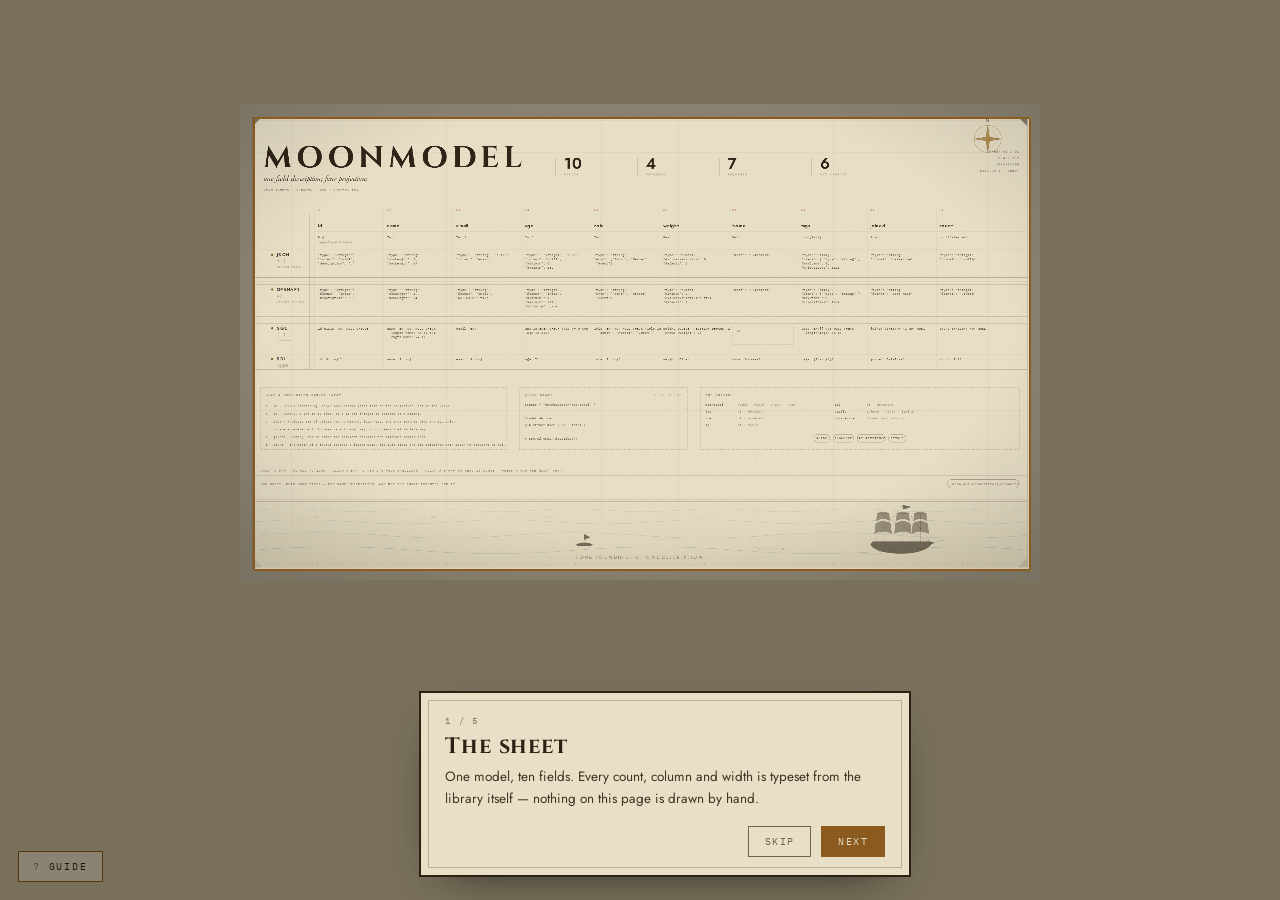
<file: docs/index.html>
<!DOCTYPE html>
<html lang="en">
<head>
<meta charset="utf-8">
<meta name="viewport" content="width=device-width, initial-scale=1">
<title>MOONMODEL — one field description, four projections</title>
<link rel="stylesheet" href="assets/type.css">
<link rel="stylesheet" href="assets/tokens.css">
<style>
  html,body{height:100%;margin:0;background:var(--desk);overflow:hidden;}
  body{
    font-family:'Jost',ui-sans-serif,"Helvetica Neue",Arial,sans-serif;
    color:var(--ink);
    -webkit-font-smoothing:antialiased;
    cursor:grab;
  }
  body.dragging{cursor:grabbing;}
  #stage{position:fixed;inset:0;overflow:hidden;touch-action:none;
         user-select:none;-webkit-user-select:none;-ms-user-select:none;}
  a{color:inherit;text-decoration:none;}

  /* scrollbars: the sheet is a surface you pan, so it gets a bar you can drag */
  .scroll{position:fixed;background:transparent;z-index:5;}
  .scroll-x{left:0;right:14px;bottom:0;height:13px;cursor:default;}
  .scroll-y{top:0;bottom:14px;right:0;width:13px;cursor:default;}
  .scroll .track{position:absolute;background:var(--ink);opacity:.10;}
  .scroll-x .track{left:0;right:0;top:6px;height:1px;}
  .scroll-y .track{top:0;bottom:0;left:6px;width:1px;}
  .scroll .thumb{position:absolute;background:var(--accent);opacity:.55;border-radius:3px;cursor:grab;}
  .scroll .thumb:hover{opacity:.9;}
  .scroll .thumb.drag{cursor:grabbing;opacity:1;}
  .scroll-x .thumb{top:3px;height:7px;}
  .scroll-y .thumb{left:3px;width:7px;}
  #sheet{transform-origin:0 0;will-change:transform;}

  text{fill:var(--ink);pointer-events:none;}

  .cell{font-family:'IBM Plex Mono',ui-monospace,Consolas,monospace;font-size:9.2px;
        letter-spacing:.01em;opacity:.88;transition:opacity .18s ease,fill .18s ease;}
  .cell.on{opacity:1;}
  .cell .loss{fill:var(--red);opacity:.95;font-size:7px;letter-spacing:0;}

  .name{font-size:14.5px;font-weight:600;letter-spacing:.045em;opacity:.98;}
  .type{font-family:'IBM Plex Mono',monospace;font-size:9.2px;letter-spacing:.02em;opacity:.70;}
  .doc{font-family:'EB Garamond',Palatino,Georgia,serif;font-style:italic;font-size:10.5px;opacity:.62;}
  .barno{font-family:'IBM Plex Mono',monospace;font-size:8px;letter-spacing:.12em;fill:var(--red);opacity:.95;}

  .pip{fill:var(--accent);}
  .staff-label{pointer-events:auto;font-size:13px;font-weight:600;letter-spacing:.16em;opacity:.90;
               transition:opacity .2s ease,fill .2s ease;}
  .staff-label:hover{opacity:1;fill:var(--accent);cursor:pointer;}
  .staff-sigil{pointer-events:auto;font-family:'IBM Plex Mono',monospace;font-size:16px;opacity:.42;}
  .desc{pointer-events:auto;font-family:'IBM Plex Mono',monospace;font-size:8px;letter-spacing:.06em;opacity:.50;}
  .stat-n{font-family:'Jost',sans-serif;font-size:48px;font-weight:600;letter-spacing:.01em;}
  .stat-l{font-family:'IBM Plex Mono',monospace;font-size:8.5px;letter-spacing:.18em;opacity:.60;}
  .code{font-family:'IBM Plex Mono',monospace;font-size:9.4px;letter-spacing:.01em;opacity:.8;}
  .pkg{font-family:'IBM Plex Mono',monospace;font-size:9.4px;opacity:.92;}
  .pkg-what{font-family:'IBM Plex Mono',monospace;font-size:8.6px;letter-spacing:.02em;opacity:.5;}
  .chip:hover .pill{opacity:.95;stroke:var(--accent);}
  .caption{font-family:'IBM Plex Mono',monospace;font-size:9px;letter-spacing:.18em;opacity:.70;}

  .frame{fill:none;stroke:var(--ink);stroke-width:1;opacity:.74;}
  .frame-in{fill:none;stroke:var(--ink);stroke-width:.5;opacity:.28;}
  .grat{stroke:var(--ink-faint);stroke-width:.5;opacity:.45;}
  .rose-rim{fill:none;stroke:var(--brass);stroke-width:1.1;opacity:.9;}
  .rose-rim2{fill:none;stroke:var(--ink);stroke-width:.5;opacity:.38;}
  .rose-n{fill:var(--brass);stroke:var(--ink);stroke-width:.4;opacity:.94;}
  .rose-d{fill:var(--ink);opacity:.4;}
  .rose-c{fill:var(--brass);}
  .rose-l{font-family:'Cinzel',serif;font-size:14px;fill:var(--ink);opacity:.85;letter-spacing:.08em;}
  .compass{cursor:pointer;}
  .compass:focus{outline:none;}
  .compass:hover .rose-rim,.compass:focus .rose-rim{stroke:var(--accent);stroke-width:1.6;}
  .wave{stroke:var(--route);stroke-width:.9;opacity:.6;fill:none;}
  .ship{fill:var(--ink);opacity:.6;}
  .sail{fill:var(--ink);opacity:.4;}
  .rig{stroke:var(--ink);stroke-width:.8;fill:none;opacity:.5;}
  .sea-wake{fill:none;stroke:var(--ink);stroke-width:.9;opacity:.32;}
  .sea-label{font-family:'Cinzel',serif;font-size:13px;letter-spacing:.3em;fill:var(--ink);opacity:.74;}
  .sounding{font-family:'IBM Plex Mono',monospace;font-size:9px;letter-spacing:.05em;
            fill:var(--ink-faint);opacity:.6;}
  .rule{stroke:var(--ink);stroke-width:.7;opacity:.42;}
  .station{stroke:var(--ink);stroke-width:.5;opacity:.30;}
  .crop{stroke:var(--ink);stroke-width:.8;opacity:.45;}
  .dash{fill:none;stroke:var(--ink);stroke-width:.8;opacity:.42;stroke-dasharray:4 4;}

  .title{font-family:'Cinzel',Georgia,'Times New Roman',serif;font-size:94px;font-weight:700;letter-spacing:.14em;}
  .thesis{font-family:'EB Garamond',Palatino,Georgia,serif;font-style:italic;font-size:24px;opacity:.94;}
  .meta{font-family:'IBM Plex Mono',monospace;font-size:9px;letter-spacing:.11em;opacity:.66;}
  .hint{font-family:'IBM Plex Mono',monospace;font-size:9px;letter-spacing:.11em;opacity:.62;}

  .note{font-family:'IBM Plex Mono',monospace;font-size:9.5px;opacity:.72;transition:opacity .18s,fill .18s;}
  .note-letter{font-family:'IBM Plex Mono',monospace;font-size:9.5px;fill:var(--red);opacity:.95;}
  .note.on{opacity:1;fill:var(--ink);}

  .quote{font-family:'EB Garamond',Palatino,Georgia,serif;font-style:italic;font-size:30px;opacity:.92;}
  .quote-rule{stroke:var(--accent);stroke-width:2;opacity:.9;}
  .proof{font-family:'IBM Plex Mono',monospace;font-size:10.5px;letter-spacing:.03em;
         fill:var(--accent);opacity:0;transition:opacity .22s ease;}

  .pill{fill:none;stroke:var(--ink);stroke-width:.9;opacity:.55;}
  .pill-text{font-family:'IBM Plex Mono',monospace;font-size:9px;letter-spacing:.08em;opacity:.80;}
  .chip{cursor:pointer;}
  .chip .pill{pointer-events:all;}
  a{cursor:pointer;}

  .hit{fill:transparent;cursor:pointer;}
  .hit:focus{outline:none;}
  .colhi{fill:var(--accent);opacity:0;transition:opacity .2s ease;}
  .station-hi{stroke:var(--accent);stroke-width:1.6;opacity:0;transition:opacity .2s ease;}
  .bar.on .colhi{opacity:.09;}
  .bar.on .station-hi{opacity:.95;}
  .bar.on .name{fill:var(--accent);opacity:1;}
  .bar.on .type{opacity:.95;fill:var(--accent);}
  .bar.focus-ring .colhi{opacity:.12;}

  svg.solo-json .cell:not(.s-json),
  svg.solo-openapi .cell:not(.s-openapi),
  svg.solo-sql .cell:not(.s-sql),
  svg.solo-sdl .cell:not(.s-sdl){opacity:.07;}

  .row{opacity:0;transform:translate(-18px,0);transition:opacity .5s ease,transform .65s cubic-bezier(.2,.7,.3,1);}
  .row.shown{opacity:1;transform:none;}
  html.static .row{opacity:1;transform:none;transition:none;}

  /* the guided tour: a brass spotlight and a card, no browser default anywhere */
  body.guiding #stage{pointer-events:none;}
  .guide{position:fixed;inset:0;z-index:40;display:none;}
  .guide.on{display:block;}
  .spot{position:absolute;border:2px solid var(--accent);border-radius:2px;
        box-shadow:0 0 0 9999px rgba(20,14,6,.44);pointer-events:none;
        transition:left .5s cubic-bezier(.2,.7,.3,1),top .5s cubic-bezier(.2,.7,.3,1),
                   width .5s cubic-bezier(.2,.7,.3,1),height .5s cubic-bezier(.2,.7,.3,1);}
  .gcard{position:absolute;width:440px;max-width:86vw;background:var(--paper);
         border:1px solid var(--ink);padding:22px 24px 18px;
         box-shadow:0 0 0 1px var(--ink),0 18px 50px -24px rgba(0,0,0,.7);}
  .gcard::after{content:"";position:absolute;inset:7px;border:1px solid var(--ink);opacity:.25;pointer-events:none;}
  .gstep{font-family:'IBM Plex Mono',monospace;font-size:9px;letter-spacing:.2em;opacity:.55;}
  .gtitle{font-family:'Cinzel',serif;font-size:22px;letter-spacing:.04em;margin:.28em 0 .22em;}
  .gtext{font-size:13.5px;line-height:1.62;opacity:.9;margin:0 0 16px;}
  .gacts{display:flex;gap:10px;justify-content:flex-end;}
  .gbtn{font-family:'IBM Plex Mono',monospace;font-size:10px;letter-spacing:.14em;
        padding:8px 16px;border:1px solid var(--ink);background:var(--paper);
        color:var(--ink);cursor:pointer;}
  .gbtn.primary{background:var(--accent);color:var(--paper);border-color:var(--accent);}
  .gbtn.ghost{opacity:.65;}
  .gbtn:hover{background:var(--accent);color:var(--paper);border-color:var(--accent);}
  .gtoggle{position:fixed;left:18px;bottom:18px;z-index:35;
           font-family:'IBM Plex Mono',monospace;font-size:10px;letter-spacing:.18em;
           padding:8px 14px;border:1px solid var(--accent);background:var(--paper);
           color:var(--ink);cursor:pointer;text-transform:uppercase;}
  .gtoggle:hover{background:var(--accent);color:var(--paper);}
  .gtoggle::before{content:"? ";opacity:.6;}
</style>
</head>
<body>
<div id="stage">
  <div class="scroll scroll-x" id="sx"><div class="track"></div><div class="thumb" id="tx"></div></div>
  <div class="scroll scroll-y" id="sy"><div class="track"></div><div class="thumb" id="ty"></div></div>
  <svg id="sheet" xmlns="http://www.w3.org/2000/svg" aria-label="Moonmodel: one field description, four projections"></svg>
</div>

<div id="guide" class="guide" aria-hidden="true">
  <div class="spot" id="spot"></div>
  <div class="gcard" id="gcard" role="dialog" aria-modal="true">
    <div class="gstep" id="gstep"></div>
    <h3 class="gtitle" id="gtitle"></h3>
    <p class="gtext" id="gtext"></p>
    <div class="gacts">
      <button class="gbtn ghost" id="gskip" type="button">SKIP</button>
      <button class="gbtn primary" id="gnext" type="button">NEXT</button>
    </div>
  </div>
</div>
<button id="gtoggle" class="gtoggle" type="button" aria-label="open the guided tour">GUIDE</button>

<script>
window.__SHEET__ = {
  "model": "User",
  "doc": "somebody with an account",
  "stat": { "fields": 10, "required": 7, "lost": 6 },
  "fields": [
    { "name": "id", "type": "Big", "doc": "assigned by the database", "required": true, "station_lost": null, "cells": {
        "json": {"lines": ["\"type\": \"integer\",", "\"format\": \"int64\",", "\"description\": \"…\""], "spell": "integer int64", "lost": "a"},
        "openapi": {"lines": ["\"type\": \"integer\",", "\"format\": \"int64\",", "\"description\": \"…\""], "spell": "integer int64", "lost": "a"},
        "sql": {"lines": ["id BIGINT NOT NULL UNIQUE"], "spell": "BIGINT UNIQUE", "lost": null},
        "sdl": {"lines": ["id: String!"], "spell": "String!", "lost": "b"} } },
    { "name": "name", "type": "Text", "doc": "", "required": true, "station_lost": null, "cells": {
        "json": {"lines": ["\"type\": \"string\",", "\"minLength\": 1,", "\"maxLength\": 64"], "spell": "string 1…64", "lost": null},
        "openapi": {"lines": ["\"type\": \"string\",", "\"minLength\": 1,", "\"maxLength\": 64"], "spell": "string 1…64", "lost": null},
        "sql": {"lines": ["name TEXT NOT NULL CHECK", "  (length(name) <= 64 AND", "  length(name) >= 1)"], "spell": "TEXT + CHECK", "lost": null},
        "sdl": {"lines": ["name: String!"], "spell": "String!", "lost": null} } },
    { "name": "email", "type": "Text?", "doc": "", "required": false, "station_lost": null, "cells": {
        "json": {"lines": ["\"type\": [\"string\", \"null\"],", "\"format\": \"email\""], "spell": "string email|null", "lost": null},
        "openapi": {"lines": ["\"type\": \"string\",", "\"format\": \"email\",", "\"nullable\": true"], "spell": "string email|null", "lost": null},
        "sql": {"lines": ["email TEXT"], "spell": "TEXT", "lost": null},
        "sdl": {"lines": ["email: String"], "spell": "String", "lost": null} } },
    { "name": "age", "type": "Int?", "doc": "", "required": false, "station_lost": null, "cells": {
        "json": {"lines": ["\"type\": [\"integer\", \"null\"],", "\"format\": \"int32\",", "\"minimum\": 0,", "\"maximum\": 150"], "spell": "integer int32 0…150|null", "lost": null},
        "openapi": {"lines": ["\"type\": \"integer\",", "\"format\": \"int32\",", "\"minimum\": 0,", "\"maximum\": 150,", "\"nullable\": true"], "spell": "integer int32 0…150|null", "lost": null},
        "sql": {"lines": ["age INTEGER CHECK (age >= 0 AND", "  age <= 150)"], "spell": "INTEGER + CHECK", "lost": null},
        "sdl": {"lines": ["age: Int"], "spell": "Int", "lost": null} } },
    { "name": "role", "type": "Text", "doc": "", "required": true, "station_lost": null, "cells": {
        "json": {"lines": ["\"type\": \"string\",", "\"enum\": [\"Admin\", \"Member\",", "  \"Guest\"]"], "spell": "string enum 3", "lost": null},
        "openapi": {"lines": ["\"type\": \"string\",", "\"enum\": [\"Admin\", \"Member\",", "  \"Guest\"]"], "spell": "string enum 3", "lost": null},
        "sql": {"lines": ["role TEXT NOT NULL CHECK (role IN", "  ('Admin', 'Member', 'Guest'))"], "spell": "TEXT + CHECK", "lost": null},
        "sdl": {"lines": ["role: String!"], "spell": "String!", "lost": "c"} } },
    { "name": "weight", "type": "Real", "doc": "", "required": false, "station_lost": null, "cells": {
        "json": {"lines": ["\"type\": \"number\",", "\"exclusiveMinimum\": 0,", "\"default\": 1"], "spell": "number >0 =1", "lost": null},
        "openapi": {"lines": ["\"type\": \"number\",", "\"minimum\": 0,", "\"exclusiveMinimum\": true,", "\"default\": 1"], "spell": "number ≥0 open =1", "lost": null},
        "sql": {"lines": ["weight DOUBLE PRECISION DEFAULT 1", "  CHECK (weight > 0)"], "spell": "DOUBLE PRECISION + CHECK", "lost": null},
        "sdl": {"lines": ["weight: Float"], "spell": "Float", "lost": null} } },
    { "name": "home", "type": "Ref", "doc": "", "required": true, "station_lost": null, "cells": {
        "json": {"lines": ["\"$ref\": \"…/Address\""], "spell": "ref Address", "lost": null},
        "openapi": {"lines": ["\"$ref\": \"…/Address\""], "spell": "ref Address", "lost": null},
        "sql": {"lines": [], "spell": "—", "lost": "d"},
        "sdl": {"lines": ["home: Address!"], "spell": "Address!", "lost": null} } },
    { "name": "tags", "type": "List[Text]", "doc": "", "required": true, "station_lost": null, "cells": {
        "json": {"lines": ["\"type\": \"array\",", "\"items\": { \"type\": \"string\" },", "\"maxItems\": 8,", "\"uniqueItems\": true"], "spell": "array", "lost": null},
        "openapi": {"lines": ["\"type\": \"array\",", "\"items\": { \"type\": \"string\" },", "\"maxItems\": 8,", "\"uniqueItems\": true"], "spell": "array", "lost": null},
        "sql": {"lines": ["tags TEXT[] NOT NULL CHECK", "  (length(tags) <= 8)"], "spell": "TEXT[] + CHECK", "lost": null},
        "sdl": {"lines": ["tags: [String!]!"], "spell": "[String!]!", "lost": null} } },
    { "name": "joined", "type": "Stamp", "doc": "", "required": true, "station_lost": null, "cells": {
        "json": {"lines": ["\"type\": \"string\",", "\"format\": \"date-time\""], "spell": "string date-time", "lost": null},
        "openapi": {"lines": ["\"type\": \"string\",", "\"format\": \"date-time\""], "spell": "string date-time", "lost": null},
        "sql": {"lines": ["joined TIMESTAMPTZ NOT NULL"], "spell": "TIMESTAMPTZ", "lost": null},
        "sdl": {"lines": ["joined: DateTime!"], "spell": "DateTime!", "lost": "e"} } },
    { "name": "count", "type": "uint16-be-ref", "doc": "", "required": true, "station_lost": "f", "cells": {
        "json": {"lines": ["\"type\": \"integer\",", "\"format\": \"uint16\""], "spell": "integer uint16", "lost": null},
        "openapi": {"lines": ["\"type\": \"integer\",", "\"format\": \"uint16\""], "spell": "integer uint16", "lost": null},
        "sql": {"lines": ["count SMALLINT NOT NULL"], "spell": "SMALLINT", "lost": null},
        "sdl": {"lines": ["count: Int!"], "spell": "Int!", "lost": null} } }
  ],
  "notes": [
    { "n": "a", "field": "id", "reading": "json", "why": "unique reaches SQL only: JSON Schema keeps that on the collection, not on the value." },
    { "n": "b", "field": "id", "reading": "sdl", "why": "GraphQL's Int is 32 bits, so a 64-bit integer is carried as a String." },
    { "n": "c", "field": "role", "reading": "sdl", "why": "a closed set of values has no GraphQL form here; the enum reaches JSON and SQL only." },
    { "n": "d", "field": "home", "reading": "sql", "why": "a reference to Address is a foreign key, which needs that table's key" },
    { "n": "e", "field": "joined", "reading": "sdl", "why": "GraphQL has no date; the document declares the DateTime scalar once." },
    { "n": "f", "field": "count", "reading": "station", "why": "the width of a layout becomes a format word; its byte order and its reference mark reach no document at all." }
  ]
};
</script>
<script>
// ---------------------------------------------------------------------------
// One model, read four times. Nothing below knows any field: the sheet is
// typeset from the JSON the library itself emits (cmd/sheet), so adding a field
// to the model widens the rail and every count follows.
// ---------------------------------------------------------------------------

const SHEET = window.__SHEET__;
const STATIC = location.search.includes('static');

const W = 2480, FRAME = 40;
const RAIL = 216, BAR_X = 232, BAR_RIGHT = 2372;
const N = SHEET.fields.length;
const BW = Math.floor((BAR_RIGHT - BAR_X) / N);
const FS = BW >= 208 ? 9.2 : BW >= 192 ? 8.8 : BW >= 176 ? 8.4 : 8.0;
const LH = Math.round(FS * 1.4 * 10) / 10;

const SPINE = 396;
const ROWS = [];
{
  let y = 452;
  [
    { key:'json',    label:'JSON',    sigil:'{ }',  desc:'object tree' },
    { key:'openapi', label:'OPENAPI', sigil:'#/',   desc:'schema object' },
    { key:'sql',     label:'SQL',     sigil:'( )',  desc:'columns' },
    { key:'sdl',     label:'SDL',     sigil:'type', desc:'' },
  ].forEach(row => {
    const lines = Math.max(1, ...SHEET.fields.map(f => f.cells[row.key].lines.length));
    const height = Math.max(48, lines * LH + 34);
    ROWS.push({ ...row, top:y, bottom:y + height, mid:y + height / 2, height });
    y += height + 22;
  });
}
const MATRIX_BOTTOM = ROWS[ROWS.length - 1].bottom;

const NOTES_TOP = MATRIX_BOTTOM + 56;
const NOTES_H = 48 + SHEET.notes.length * 24;
const NOTES_BOTTOM = NOTES_TOP + NOTES_H;
const PROOF_Y = NOTES_BOTTOM + 48;
const FOOT_RULE = PROOF_Y + 32;
const FOOT_TEXT = FOOT_RULE + 30;
const SEA_TOP = FOOT_TEXT + 44;
const SEA_H = 210;
const H = SEA_TOP + SEA_H + FRAME;

const SVGNS = 'http://www.w3.org/2000/svg';
const svg = document.getElementById('sheet');
const el = (n, a = {}) => { const e = document.createElementNS(SVGNS, n); for (const k in a) e.setAttribute(k, a[k]); return e; };
const add = (parent, n, a) => { const e = el(n, a); parent.appendChild(e); return e; };
const txt = (parent, x, y, str, cls) => {
  const t = add(parent, 'text', { x, y, class: cls });
  t.textContent = str;
  return t;
};
const group = (id, cls) => { const g = el('g', { id, class: cls }); svg.appendChild(g); return g; };

svg.setAttribute('viewBox', `0 0 ${W} ${H}`);
svg.setAttribute('width', W);
svg.setAttribute('height', H);

// paper, grain, frame, crop marks -------------------------------------------
const defs = add(svg, 'defs');
const grain = add(defs, 'filter', { id:'grain', x:'0', y:'0', width:'100%', height:'100%' });
add(grain, 'feTurbulence', { type:'fractalNoise', baseFrequency:'0.9', numOctaves:'3', stitchTiles:'stitch' });
add(grain, 'feColorMatrix', { type:'saturate', values:'0' });

add(svg, 'rect', { x:0, y:0, width:W, height:H, fill:'var(--paper)' });
const grat = add(svg, 'g', { class:'grat' });
for (let gx = FRAME + 120; gx < W - FRAME; gx += 240) add(grat, 'path', { d:`M${gx} ${FRAME} V${H-FRAME}` });
for (let gy = FRAME + 110; gy < H - FRAME; gy += 200) add(grat, 'path', { d:`M${FRAME} ${gy} H${W-FRAME}` });
const crops = add(svg, 'g', { class:'crop' });
[[FRAME,FRAME,1,1],[W-FRAME,FRAME,-1,1],[FRAME,H-FRAME,1,-1],[W-FRAME,H-FRAME,-1,-1]]
  .forEach(([x,y,sx,sy]) => add(crops, 'path', { d:`M${x} ${y+sy*28} V${y} H${x+sx*28}` }));
add(svg, 'rect', { x:FRAME, y:FRAME, width:W-FRAME*2, height:H-FRAME*2, class:'frame' });
add(svg, 'rect', { x:FRAME+10, y:FRAME+10, width:W-FRAME*2-20, height:H-FRAME*2-20, class:'frame-in' });

(function compassRose(){
  const g = add(svg, 'g', { class:'compass', tabindex:'0', role:'button',
                            'aria-label':'toggle the night edition' });
  const cx = W - FRAME - 122, cy = FRAME + 68, r = 42;
  add(g, 'circle', { cx, cy, r, class:'rose-rim' });
  add(g, 'circle', { cx, cy, r: r*0.66, class:'rose-rim2' });
  [[0,1,1],[1,0,1],[0,-1,1],[-1,0,1],[0.707,0.707,0],[0.707,-0.707,0],[-0.707,-0.707,0],[-0.707,0.707,0]]
    .forEach(([dx,dy,main]) => {
      const R = main ? r : r*0.52;
      const w = main ? r*0.16 : r*0.10;
      const px = cx + dx*R, py = cy - dy*R;
      const b1x = cx - dy*w, b1y = cy + dx*w;
      const b2x = cx + dy*w, b2y = cy - dx*w;
      add(g, 'path', { d:`M${cx} ${cy} L${b1x} ${b1y} L${px} ${py} L${b2x} ${b2y} Z`, class: main ? 'rose-n' : 'rose-d' });
    });
  add(g, 'circle', { cx, cy, r: r*0.07, class:'rose-c' });
  const n = txt(g, cx, cy - r - 11, 'N', 'rose-l');
  n.setAttribute('text-anchor', 'middle');
  // the compass turns the chart over: brass by day, brass on navy by night
  g.addEventListener('click', e => { e.stopPropagation(); setNight(!NIGHT_ON()); });
  g.addEventListener('keydown', e => {
    if (e.key === 'Enter' || e.key === ' '){ e.preventDefault(); setNight(!NIGHT_ON()); }
  });
})();

// title ----------------------------------------------------------------------
const gTitle = group('g-title', 'row');
txt(gTitle, 72, 196, 'MOONMODEL', 'title');
txt(gTitle, 74, 238, 'one field description; four projections', 'thesis');
txt(gTitle, 74, 268, 'JSON SCHEMA · OPENAPI · SQL · GRAPHQL SDL', 'meta');

// the counts, set the way a product page sets them ---------------------------
const gStats = group('g-stats', 'row');
const STATS = [
  [SHEET.stat.fields, 'FIELDS'],
  [4, 'READINGS'],
  [SHEET.stat.required, 'REQUIRED'],
  [SHEET.stat.lost, 'NOT CARRIED'],
];
const statX = [1004, 1258, 1512, 1798];
STATS.forEach(([value, label], i) => {
  add(gStats, 'path', { d:`M${statX[i]-26} 166 V222`, class:'rule' });
  txt(gStats, statX[i], 200, String(value), 'stat-n');
  txt(gStats, statX[i], 221, label, 'stat-l');
});

// stamp block ----------------------------------------------------------------
const gStamp = group('g-stamp', 'row');
const today = new Date().toISOString().slice(0, 10);
[['SHEET 01 / 01', 150], ['SCALE 1:1', 170], [today, 190]].forEach(([label, y]) => {
  const t = txt(gStamp, W-FRAME-24, y, label, 'meta');
  t.setAttribute('text-anchor', 'end');
});
const edition = txt(gStamp, W-FRAME-24, 210, NIGHT_ON() ? 'EDITION 2 — NIGHT' : 'EDITION 1 — CHART', 'meta');
edition.setAttribute('text-anchor', 'end');
edition.style.pointerEvents = 'auto';
edition.style.cursor = 'pointer';
edition.id = 'edition';

function NIGHT_ON(){ return document.documentElement.classList.contains('night'); }

// head: rails, spine, stations ----------------------------------------------
const gHead = group('g-head', 'row');

ROWS.forEach((row, i) => {
  add(gHead, 'path', { d:`M${FRAME} ${row.top} H${W-FRAME}`, class:'rule' });
  add(gHead, 'path', { d:`M${FRAME} ${row.bottom} H${W-FRAME}`, class:'rule' });
  const g = add(gHead, 'g', { 'data-staff': row.key });
  add(g, 'circle', { cx:100, cy:row.top + 15, r:3.4, class:'pip' });
  txt(g, 114, row.top + 19, row.label, 'staff-label');
  txt(g, 114, row.top + 39, row.sigil, 'staff-sigil');
  if (row.desc) txt(g, 114, row.top + 55, row.desc, 'desc');
  g.style.pointerEvents = 'auto';
});

add(gHead, 'path', { d:`M${RAIL} ${SPINE - 56} V${MATRIX_BOTTOM}`, class:'rule' });
add(gHead, 'path', { d:`M${BAR_X} ${SPINE} H${W-FRAME}`, class:'rule' });

SHEET.fields.forEach((field, i) => {
  const x = BAR_X + i * BW;
  add(gHead, 'path', { d:`M${x} 320 V${MATRIX_BOTTOM}`, class:'station' });
  txt(gHead, x + 10, 332, String(i + 1).padStart(2, '0'), 'barno');
  txt(gHead, x + 10, SPINE - 14, field.name, 'name');
  txt(gHead, x + 10, SPINE + 20, field.type, 'type');
  if (field.doc) txt(gHead, x + 10, SPINE + 35, field.doc, 'doc');
  if (field.station_lost){
    const mark = txt(gHead, x + 12 + field.type.length * 5.6, SPINE + 20, '×' + field.station_lost, 'type');
    mark.style.fill = 'var(--red)';
  }
});

// the four readings ----------------------------------------------------------
const ROW_GROUPS = {};
ROWS.forEach(row => { ROW_GROUPS[row.key] = group('g-' + row.key, 'row'); });

SHEET.fields.forEach((field, i) => {
  const x = BAR_X + i * BW;
  ROWS.forEach(row => {
    const cell = field.cells[row.key];
    const parent = ROW_GROUPS[row.key];
    const top = row.top + 19;

    if (cell.lines.length === 0){
      add(parent, 'rect', {
        x: x + 10, y: row.top + 8, width: BW - 24, height: row.height - 16, class:'dash',
      });
      const mark = txt(parent, x + 22, row.top + 27, '×' + (cell.lost || ''), 'cell');
      mark.setAttribute('data-i', i);
      mark.style.fill = 'var(--red)';
      return;
    }

    const t = add(parent, 'text', { x: x + 10, y: top, class: `cell s-${row.key}` });
    t.setAttribute('data-i', i);
    t.style.fontSize = FS + 'px';
    cell.lines.forEach((line, k) => {
      const span = add(t, 'tspan', { x: x + 10, dy: k === 0 ? 0 : LH });
      span.textContent = line;
    });
    if (cell.lost){
      const widest = Math.max.apply(null, cell.lines.map(l => l.length));
      const mx = Math.min(x + BW - 14, x + 10 + widest * FS * 0.6 + 5);
      const m = add(t, 'tspan', { x: mx, y: top - 4, class:'loss' });
      m.textContent = '×' + cell.lost;
    }
  });
});

// what a projection cannot carry: a dashed card, as a drawing marks a void ----
const gNotes = group('g-notes', 'row');
const noteText = SHEET.notes.map(n => `${n.field} — ${n.why}`);
const cardW = Math.min(1560, 96 + Math.max(...noteText.map(t => t.length)) * 5.75);
const cardX = FRAME + 24;
add(gNotes, 'rect', { x: cardX, y: NOTES_TOP, width: cardW, height: NOTES_H, class:'dash' });
txt(gNotes, cardX + 16, NOTES_TOP + 26, 'WHAT A PROJECTION CANNOT CARRY', 'caption');
SHEET.notes.forEach((note, i) => {
  const y = NOTES_TOP + 60 + i * 24;
  const g = add(gNotes, 'g', { 'data-note': note.n, 'data-field': note.field });
  txt(g, cardX + 16, y, note.n, 'note-letter');
  txt(g, cardX + 40, y, noteText[i], 'note');
});

// quick start and the surface: a home page is also an entrance --------------
const repo = 'https://github.com/moonbitstack/moonmodel';
const cardB = cardX + cardW + 40;
const cardBw = 520;
const cardC = cardB + cardBw + 40;
const cardCw = (W - FRAME - 24) - cardC;

add(gNotes, 'rect', { x: cardB, y: NOTES_TOP, width: cardBw, height: NOTES_H, class:'dash' });
txt(gNotes, cardB + 16, NOTES_TOP + 26, 'QUICK START', 'caption');
const quickLines = [
  'import { "moonbitstack/moonmodel" }',
  '',
  '#model.derive',
  'pub struct User { id : Int64 }',
  '',
  '@json.of(User::describe())',
];
quickLines.forEach((line, i) => txt(gNotes, cardB + 16, NOTES_TOP + 56 + i * 21, line, 'code'));
// the whole card copies the snippet — a home page is also an entrance
const quickHint = txt(gNotes, cardB + cardBw - 16, NOTES_TOP + 26, 'CLICK TO COPY', 'desc');
quickHint.setAttribute('text-anchor', 'end');
quickHint.style.opacity = '.42';
const quickHit = add(gNotes, 'rect', { x: cardB, y: NOTES_TOP, width: cardBw, height: NOTES_H, class:'hit' });
quickHit.setAttribute('aria-label', 'copy the example');
quickHit.addEventListener('click', e => {
  e.stopPropagation();
  if (navigator.clipboard && navigator.clipboard.writeText){
    navigator.clipboard.writeText(quickLines.join('\n'));
    quickHint.textContent = 'COPIED';
    setTimeout(() => { quickHint.textContent = 'CLICK TO COPY'; }, 1200);
  }
});

add(gNotes, 'rect', { x: cardC, y: NOTES_TOP, width: cardCw, height: NOTES_H, class:'dash' });
txt(gNotes, cardC + 16, NOTES_TOP + 26, 'THE SURFACE', 'caption');
const packages = [
  ['moonmodel', 'Model · Field · Check · Type'],
  ['json', 'of · document'],
  ['open', 'of · schemas'],
  ['sql', 'of · table'],
  ['sdl', 'of · document'],
  ['verify', 'schema · valid · faults'],
  ['cmd/derive', '#model annotations'],
];
packages.forEach(([name, what], i) => {
  const col = i < 4 ? 0 : 1;
  const row = i < 4 ? i : i - 4;
  const x = cardC + 16 + col * 400;
  const y = NOTES_TOP + 56 + row * 21;
  txt(gNotes, x, y, name, 'pkg');
  txt(gNotes, x + 100, y, what, 'pkg-what');
});

const links = [
  ['GUIDE', 'guide.html'],
  ['SHOWCASE', 'showcase.html'],
  ['API REFERENCE', 'api.html'],
  ['GITHUB', repo],
];
const CHIP_GAP = 10, CHIP_PAD = 13;
// centre vertically in the strip between the package list and the card's edge
const pkgRows = Math.ceil(packages.length / 2);
const listBottomY = NOTES_TOP + 56 + (pkgRows - 1) * 21 + 6;
const stripTop = listBottomY + 10;
const stripBottom = NOTES_TOP + NOTES_H - 12;
const linkY = Math.round(stripTop + Math.max(0, (stripBottom - stripTop - 24) / 2));

function drawChips(){
  [...gNotes.querySelectorAll('a.chip-link')].forEach(a => a.remove());
  // Measure the labels instead of guessing a width: the mono face plus its
  // letter-spacing is wider than a character count suggests, and that guess
  // is what pushed the text into the rounded caps.
  const probe = add(gNotes, 'text', { x: 0, y: -9999, class: 'pill-text' });
  const widths = links.map(([label]) => {
    probe.textContent = label;
    return probe.getComputedTextLength ? probe.getComputedTextLength() : label.length * 6.2;
  });
  probe.remove();
  const w = widths.map(tw => Math.round(tw) + CHIP_PAD * 2);
  const total = w.reduce((a, b) => a + b, 0) + CHIP_GAP * (links.length - 1);
  let x = cardC + (cardCw - total) / 2;
  links.forEach(([label, href], i) => {
    const a = document.createElementNS(SVGNS, 'a');
    a.setAttribute('href', href);
    a.setAttribute('class', 'chip-link');
    if (/^https?:/.test(href)){
      a.setAttribute('target', '_blank');
      a.setAttribute('rel', 'noreferrer');
    }
    const g = document.createElementNS(SVGNS, 'g');
    g.setAttribute('class', 'chip');
    add(g, 'rect', { x, y: linkY, width: w[i], height: 24, rx: 12, class: 'pill' });
    const t = txt(g, x + w[i] / 2, linkY + 15.5, label, 'pill-text');
    t.setAttribute('text-anchor', 'middle');     // centred, not left-padded
    a.appendChild(g);
    gNotes.appendChild(a);
    x += w[i] + CHIP_GAP;
  });
}
drawChips();
if (document.fonts && document.fonts.ready) document.fonts.ready.then(drawChips);

// footer ---------------------------------------------------------------------
const gFoot = group('g-foot', 'row');
add(gFoot, 'path', { d:`M${FRAME} ${FOOT_RULE} H${W-FRAME}`, class:'rule' });
const proof = txt(gFoot, FRAME + 24, PROOF_Y, '', 'proof');
proof.id = 'proof';
const hint = txt(gFoot, FRAME + 24, FOOT_RULE - 12,
  'DRAG TO PAN · SCROLL TO ZOOM · CLICK A BAR TO PIN ITS FOUR SPELLINGS · CLICK A STAFF TO READ IT ALONE · PRESS N FOR THE NIGHT CHART',
  'hint');
txt(gFoot, FRAME + 24, FOOT_TEXT,
  'ONE SHEET, READ FOUR TIMES — THE SAME DESCRIPTION, AND NOT ONE SHAPE INVENTED FOR IT', 'meta');

const installText = 'moon add moonbitstack/moonmodel';
// Measure the label so the pill always contains it — the old width estimate
// let the command run out past the frame on a long name.
const pill = txt(gFoot, 0, FOOT_TEXT, installText, 'pill-text');
const pillPad = 16;
const pillMeasured = pill.getComputedTextLength ? pill.getComputedTextLength() : 0;
// never trust a font that may not have loaded yet: take the wider of the two
const pillW = Math.max(pillMeasured, installText.length * 6.2) + pillPad * 2;
const pillX = W - FRAME - 24 - pillW;
const pillRect = add(gFoot, 'rect', {
  x: pillX, y: FOOT_TEXT - 17, width: pillW, height: 26, rx: 13, class:'pill',
});
gFoot.appendChild(pill);                       // keep the label above its pill
pill.setAttribute('x', pillX + pillPad);

// the whole pill is a copy button, not only its text
const pillHit = add(gFoot, 'rect', {
  x: pillX, y: FOOT_TEXT - 17, width: pillW, height: 26, rx: 13, class:'hit',
});
pillHit.setAttribute('aria-label', 'copy the install command');
function copyInstall(e){
  if (e) e.stopPropagation();
  const done = () => {
    pill.textContent = 'COPIED';
    setTimeout(() => { pill.textContent = installText; }, 1200);
  };
  if (navigator.clipboard && navigator.clipboard.writeText){
    navigator.clipboard.writeText(installText).then(done, done);
  } else {
    done();
  }
}
[pillRect, pill, pillHit].forEach(n => {
  n.style.pointerEvents = 'auto'; n.style.cursor = 'copy';
  n.addEventListener('click', copyInstall);
});

// the sea under the chart: a wash, long swells, soundings and a ship — the
// part of the sheet that says "map" before it says "table".
const gSea = group('g-sea', 'row');
const seaY = SEA_TOP, seaB = H - FRAME;

const seaWash = add(defs, 'linearGradient', { id:'sea-wash', x1:'0', y1:'0', x2:'0', y2:'1' });
add(seaWash, 'stop', { offset:'0', 'stop-color':'var(--sea)', 'stop-opacity':'0.15' });
add(seaWash, 'stop', { offset:'1', 'stop-color':'var(--sea)', 'stop-opacity':'0.85' });
add(gSea, 'rect', { x:FRAME, y:seaY, width:W-FRAME*2, height:seaB-seaY, fill:'url(#sea-wash)' });

// the edge of soundings: a double horizon, then the water
add(gSea, 'path', { d:`M${FRAME} ${seaY} H${W-FRAME}`, class:'rule' });
add(gSea, 'path', { d:`M${FRAME} ${seaY + 7} H${W-FRAME}`, class:'rule' });

// long swells, each layer deeper and a little heavier than the one above
function swell(x0, x1, y, amp, step){
  let d = `M${x0} ${y}`, x = x0, up = true;
  while (x < x1){
    const nx = Math.min(x1, x + step);
    const cx = (x + nx) / 2;
    d += ` Q${cx.toFixed(1)} ${(y + (up ? -amp : amp)).toFixed(1)} ${nx.toFixed(1)} ${y}`;
    x = nx; up = !up;
  }
  return d;
}
[[seaY + 34, 9, 220, .26], [seaY + 70, 13, 310, .34],
 [seaY + 112, 17, 400, .42], [seaY + 158, 21, 500, .50]].forEach(([y, amp, step, op]) => {
  add(gSea, 'path', { d: swell(FRAME, W-FRAME, y, amp, step), class:'wave', style:`opacity:${op}` });
});

// the numbers a chart writes beside the water, each over its own mark
[['12', 0.08], ['40', 0.23], ['18', 0.38], ['7', 0.53]].forEach(([n, f]) => {
  const x = FRAME + (W - FRAME*2) * f, y = seaY + 58;
  txt(gSea, x, y, n, 'sounding');
  add(gSea, 'circle', { cx:x - 16, cy:y - 3, r:1.1, class:'pip', style:'opacity:.4' });
});

// a three-masted ship: hull, then six sails, then the masts and yards drawn
// over them so the silhouette reads as a ship and not as one dark mass
(function ship(){
  const g = add(gSea, 'g', { transform:`translate(${W - FRAME - 486}, ${seaY + 138}) scale(0.9)` });
  add(g, 'path', { d:'M0 2 C8 20 42 32 96 34 C152 36 198 22 210 2 L220 -4 L204 -8 L8 -8 Z', class:'ship' });
  add(g, 'path', { d:'M210 -2 L258 -14', class:'rig' });
  const masts = [[44,-98],[112,-134],[172,-102]];
  masts.forEach(([mx]) => {
    add(g, 'path', { d:`M${mx-30} -34 Q${mx} -50 ${mx+30} -34 L${mx+26} -70 Q${mx} -86 ${mx-26} -70 Z`, class:'sail' });
    add(g, 'path', { d:`M${mx-24} -78 Q${mx} -92 ${mx+24} -78 L${mx+21} -104 Q${mx} -118 ${mx-21} -104 Z`, class:'sail' });
  });
  masts.forEach(([mx, mt]) => {
    add(g, 'path', { d:`M${mx} -6 L${mx} ${mt}`, class:'rig', style:'opacity:.8' });
    add(g, 'path', { d:`M${mx-32} -34 H${mx+32}`, class:'rig', style:'opacity:.42' });
    add(g, 'path', { d:`M${mx-27} -78 H${mx+27}`, class:'rig', style:'opacity:.42' });
    add(g, 'path', { d:`M${mx-22} -104 H${mx+22}`, class:'rig', style:'opacity:.42' });
  });
  add(g, 'path', { d:'M44 -98 L210 -2', class:'rig' });
  add(g, 'path', { d:'M112 -134 L8 -6', class:'rig' });
  add(g, 'path', { d:'M112 -134 L210 -2', class:'rig' });
  add(g, 'path', { d:'M112 -134 L142 -127 L112 -118 Z', class:'ship' });
  add(g, 'path', { d:'M-40 30 q40 10 80 4', class:'sea-wake' });
})();

// a small boat further west
(function boat(){
  const g = add(gSea, 'g', { transform:`translate(${W * 0.42}, ${seaY + 126})` });
  add(g, 'path', { d:'M0 14 Q26 2 52 14 L44 20 Q26 17 6 20 Z', class:'ship' });
  add(g, 'path', { d:'M26 2 L26 -18', class:'rig' });
  add(g, 'path', { d:'M26 -18 L44 -8 L26 0 Z', class:'ship' });
})();

// a sea serpent, the ornament an old chart cannot resist
(function serpent(){
  const g = add(gSea, 'g', { transform:`translate(${W * 0.64}, ${seaY + 156})`, style:'opacity:.45' });
  add(g, 'path', { d:'M0 0 q12 -14 24 0 q12 -14 24 0 q12 -14 24 0 q12 -10 24 -2', class:'rig' });
  add(g, 'circle', { cx:96, cy:-2, r:2.2, class:'ship' });
})();

// the sheet's own voice, centred with a rule either side
const seaLabelY = seaB - 26;
const seaLabel = txt(gSea, W/2, seaLabelY, 'FOUR SOUNDINGS OF ONE DESCRIPTION', 'sea-label');
seaLabel.setAttribute('text-anchor', 'middle');
add(gSea, 'path', { d:`M${W/2 - 420} ${seaLabelY - 5} H${W/2 - 250}`, class:'rule' });
add(gSea, 'path', { d:`M${W/2 + 250} ${seaLabelY - 5} H${W/2 + 420}`, class:'rule' });

// the bottom edge: short longitude ticks, the chart's own measure
for (let x = FRAME + 40; x < W - FRAME; x += 40){
  const tall = ((x - FRAME) % 200) < 40;
  add(gSea, 'path', { d:`M${x} ${seaB - 2} V${seaB - (tall ? 12 : 6)}`, class:'rule', style:'opacity:.32' });
}

// grain over everything ------------------------------------------------------
add(svg, 'rect', { x:0, y:0, width:W, height:H, filter:'url(#grain)', opacity:'0.045',
                   style:'pointer-events:none' });

// the sheet is lit: a faint vignette so the edges read as an aged page
const vig = add(defs, 'radialGradient', { id:'vig', cx:'50%', cy:'46%', r:'72%' });
add(vig, 'stop', { offset:'64%', 'stop-color':'#000', 'stop-opacity':'0' });
add(vig, 'stop', { offset:'100%', 'stop-color':'#000', 'stop-opacity':'0.13' });
add(svg, 'rect', { x:0, y:0, width:W, height:H, fill:'url(#vig)', style:'pointer-events:none' });

// hit areas ------------------------------------------------------------------
const gHit = add(svg, 'g', { id:'g-hit' });
const BARS = [];
const HIT_TOP = 320, HIT_H = MATRIX_BOTTOM - HIT_TOP + 12;
SHEET.fields.forEach((field, i) => {
  const x = BAR_X + i * BW;
  const g = add(gHit, 'g', { class:'bar', 'data-i': i });
  add(g, 'rect', { x, y:HIT_TOP, width:BW, height:HIT_H, class:'colhi' });
  add(g, 'path', { d:`M${x} ${HIT_TOP} V${MATRIX_BOTTOM}`, class:'station-hi' });
  const hit = add(g, 'rect', { x, y:HIT_TOP-8, width:BW, height:HIT_H+8, class:'hit', tabindex:'0', role:'button' });
  hit.setAttribute('aria-label', field.name + ' — ' + field.type);
  BARS.push({ g, hit, field, i });
});

// interaction ----------------------------------------------------------------
let active = -1, pinned = -1;

function paint(){
  const i = pinned >= 0 ? pinned : active;
  document.querySelectorAll('.bar').forEach(b => b.classList.toggle('on', +b.dataset.i === i));
  document.querySelectorAll('.cell').forEach(c => c.classList.toggle('on', +c.dataset.i === i));
  const field = SHEET.fields[i];
  document.querySelectorAll('[data-note]').forEach(n => {
    n.classList.toggle('on', !!field && n.dataset.field === field.name);
  });
  if (field){
    const rows = ROWS.map(r => `${r.label.toLowerCase()}: ${field.cells[r.key].spell}`);
    proof.textContent = `${String(i+1).padStart(2,'0')}   ${field.name}   ›   ${rows.join('   ›   ')}`;
    proof.style.opacity = 1;
  } else {
    proof.style.opacity = 0;
  }
}

BARS.forEach(({ g, hit, i }) => {
  hit.addEventListener('mouseenter', () => { active = i; paint(); });
  hit.addEventListener('mouseleave', () => { if (active === i){ active = -1; paint(); } });
  hit.addEventListener('focus', () => { active = i; g.classList.add('focus-ring'); paint(); });
  hit.addEventListener('blur', () => { g.classList.remove('focus-ring'); if (active === i){ active = -1; paint(); } });
  hit.addEventListener('click', e => { e.stopPropagation(); pinned = pinned === i ? -1 : i; paint(); });
  hit.addEventListener('keydown', e => {
    if (e.key === 'Enter' || e.key === ' '){ e.preventDefault(); pinned = pinned === i ? -1 : i; paint(); }
  });
});

document.querySelectorAll('[data-staff]').forEach(g => {
  g.addEventListener('click', e => {
    e.stopPropagation();
    const k = g.dataset.staff;
    const on = svg.classList.contains('solo-' + k);
    svg.classList.remove('solo-json','solo-openapi','solo-sql','solo-sdl');
    if (!on) svg.classList.add('solo-' + k);
  });
});

function setNight(on){
  document.documentElement.classList.toggle('night', on);
  edition.textContent = on ? 'EDITION 2 — NIGHT' : 'EDITION 1 — CHART';
  // one preference for the whole site: the document pages read this key
  try { localStorage.setItem('mm-night', on ? '1' : '0'); } catch (e) {}
}
edition.addEventListener('click', e => { e.stopPropagation(); setNight(!NIGHT_ON()); });
let storedNight = false;
try { storedNight = localStorage.getItem('mm-night') === '1'; } catch (e) {}
if (location.search.includes('night') || storedNight) setNight(true);
// another tab (or another page) may change it while this one is open
window.addEventListener('storage', e => {
  if (e.key === 'mm-night') setNight(e.newValue === '1');
});

const stage = document.getElementById('stage');
svg.addEventListener('click', () => { if (pinned >= 0){ pinned = -1; paint(); } });

// camera ---------------------------------------------------------------------
let s = 1, tx = 0, ty = 0, touched = false;

const sx = document.getElementById('sx'), sy = document.getElementById('sy');
const txEl = document.getElementById('tx'), tyEl = document.getElementById('ty');

function syncBars(){
  const r = stage.getBoundingClientRect();
  const cw = W * s, ch = H * s;
  const overX = cw > r.width + 1, overY = ch > r.height + 1;
  sx.style.display = overX ? 'block' : 'none';
  sy.style.display = overY ? 'block' : 'none';
  if (overX){
    const track = r.width - 14;
    const w = Math.max(44, track * r.width / cw);
    const span = track - w;
    const pos = Math.min(1, Math.max(0, -tx / Math.max(1, cw - r.width)));
    txEl.style.width = w + 'px';
    txEl.style.left = (pos * span) + 'px';
  }
  if (overY){
    const track = r.height - 14;
    const h = Math.max(44, track * r.height / ch);
    const span = track - h;
    const pos = Math.min(1, Math.max(0, -ty / Math.max(1, ch - r.height)));
    tyEl.style.height = h + 'px';
    tyEl.style.top = (pos * span) + 'px';
  }
}

const apply = () => {
  svg.style.transform = `translate(${tx}px, ${ty}px) scale(${s})`;
  syncBars();
};

function dragBar(axis){
  const thumb = axis === 'x' ? txEl : tyEl;
  thumb.addEventListener('pointerdown', e => {
    e.stopPropagation(); e.preventDefault();
    cancelIntro(); touched = true;
    thumb.classList.add('drag');
    const r = stage.getBoundingClientRect();
    const start = axis === 'x' ? e.clientX : e.clientY;
    const startT = axis === 'x' ? tx : ty;
    const content = axis === 'x' ? W * s : H * s;
    const view = axis === 'x' ? r.width : r.height;
    const track = (axis === 'x' ? r.width : r.height) - 14;
    const size = axis === 'x' ? txEl.offsetWidth : tyEl.offsetHeight;
    const span = Math.max(1, track - size);
    const max = Math.max(1, content - view);
    const move = ev => {
      const d = (axis === 'x' ? ev.clientX : ev.clientY) - start;
      const value = startT - (d / span) * max;
      if (axis === 'x'){
        tx = Math.min(0, Math.max(view - content, value));
      } else {
        ty = Math.min(0, Math.max(view - content, value));
      }
      apply();
    };
    const up = () => {
      thumb.classList.remove('drag');
      window.removeEventListener('pointermove', move);
      window.removeEventListener('pointerup', up);
    };
    window.addEventListener('pointermove', move);
    window.addEventListener('pointerup', up);
  });
}
dragBar('x');
dragBar('y');

function fit(){
  const r = stage.getBoundingClientRect();
  s = Math.min(r.width / W, r.height / H) * 0.965;
  tx = (r.width - W * s) / 2;
  ty = (r.height - H * s) / 2;
  apply();
}

function focusOpen(){
  const r = stage.getBoundingClientRect();
  s = Math.min(1.02, Math.max(0.66, (r.width / W) * 1.9));
  tx = r.width * 0.22 - 520 * s;
  ty = r.height * 0.42 - 640 * s;
  apply();
}

let timers = [];
function cancelIntro(){ timers.forEach(clearTimeout); timers = []; svg.style.transition = 'none'; }

function zoomAt(mx, my, k){
  const ns = Math.min(3.2, Math.max(0.26, s * k));
  tx = mx - (mx - tx) * (ns / s);
  ty = my - (my - ty) * (ns / s);
  s = ns;
  apply();
}

// A pan starts only after the pointer actually moves. A click on a link, a
// chip or the install pill is left alone: below the threshold nothing is
// captured, so the click lands on the control the reader meant.
let dragging = false, pending = false, lastX = 0, lastY = 0, downX = 0, downY = 0;
stage.addEventListener('pointerdown', e => {
  if (e.button !== undefined && e.button !== 0) return;
  pending = true; dragging = false;
  downX = lastX = e.clientX; downY = lastY = e.clientY;
});
stage.addEventListener('pointermove', e => {
  if (pending && !dragging){
    if (Math.hypot(e.clientX - downX, e.clientY - downY) > 4){
      dragging = true; pending = false;
      cancelIntro(); touched = true;
      document.body.classList.add('dragging');
      try { stage.setPointerCapture(e.pointerId); } catch (_) {}
    } else {
      return;
    }
  }
  if (!dragging) return;
  tx += e.clientX - lastX; ty += e.clientY - lastY;
  lastX = e.clientX; lastY = e.clientY;
  apply();
});
stage.addEventListener('pointerup', e => {
  pending = false;
  if (dragging){
    dragging = false; document.body.classList.remove('dragging');
    try { stage.releasePointerCapture(e.pointerId); } catch (_) {}
  }
});
stage.addEventListener('pointercancel', () => {
  pending = false; dragging = false; document.body.classList.remove('dragging');
});
stage.addEventListener('wheel', e => {
  e.preventDefault(); cancelIntro(); touched = true;
  const r = stage.getBoundingClientRect();
  zoomAt(e.clientX - r.left, e.clientY - r.top, Math.exp(-e.deltaY * 0.0016));
}, { passive:false });

window.addEventListener('keydown', e => {
  const r = stage.getBoundingClientRect();
  if (e.key === '0'){ cancelIntro(); fit(); }
  else if (e.key === '+' || e.key === '=') zoomAt(r.width/2, r.height/2, 1.15);
  else if (e.key === '-') zoomAt(r.width/2, r.height/2, 1/1.15);
  else if (e.key === 'n' || e.key === 'N') setNight(!NIGHT_ON());
  else if (e.key === '?'){ openGuide(); }
  else if (e.key === 'Escape'){
    if (document.getElementById('guide').classList.contains('on')) closeGuide();
    else { pinned = -1; active = -1; paint(); }
  }
});

const CAM = location.search.match(/cam=([-\d.]+),([-\d.]+),([-\d.]+)/);
if (location.search.includes('pin=')){
  pinned = Math.max(0, Math.min(N - 1, parseInt(location.search.split('pin=')[1], 10) - 1));
}
window.addEventListener('resize', () => { if (!touched && !CAM) fit(); });

// the sheet is laid down row by row, then the camera settles on the first bars
(function plot(){
  const rows = ['g-title','g-stamp','g-stats','g-head','g-json','g-openapi','g-sql','g-sdl','g-notes','g-foot','g-sea'];
  rows.forEach(id => { const g = document.getElementById(id); if (g) g.classList.add('row'); });
  if (STATIC){
    rows.forEach(id => { const g = document.getElementById(id); if (g) g.classList.add('shown'); });
    return;
  }
  rows.forEach((id, n) => timers.push(setTimeout(() => {
    const g = document.getElementById(id); if (g) g.classList.add('shown');
  }, 80 + n * 190)));
  timers.push(setTimeout(() => {
    svg.style.transition = 'transform 1.2s cubic-bezier(.22,.61,.36,1)';
    focusOpen();
  }, 2800));
})();

if (CAM){ s = +CAM[1]; tx = +CAM[2]; ty = +CAM[3]; apply(); }
else fit();
syncBars();
paint();

// ---------------------------------------------------------------------------
// The guided tour. A reader who has never seen the sheet does not know that
// the columns are clickable or that the rows are four projections; the tour
// says so once, then lives behind the GUIDE pill and the "?" key.
// ---------------------------------------------------------------------------
const STEPS = [
  { t:'The sheet', d:'One model, ten fields. Every count, column and width is typeset from the library itself — nothing on this page is drawn by hand.',
    r:()=>({x:FRAME, y:FRAME, w:W-2*FRAME, h:H-2*FRAME}) },
  { t:'Four readings', d:'Each row is one projection — JSON Schema, OpenAPI, SQL and GraphQL SDL. A projection that cannot carry a field says so with a red ×, never with an invented shape.',
    r:()=>({x:BAR_X, y:HIT_TOP, w:BAR_RIGHT-BAR_X, h:MATRIX_BOTTOM-HIT_TOP}) },
  { t:'A field, read four times', d:'Hover a column to trace it; click to pin it. Its four spellings then appear together in the footer.',
    r:()=>({x:BAR_X, y:SPINE-46, w:BAR_RIGHT-BAR_X, h:74}) },
  { t:'Quick start & the surface', d:'The packages, a copyable example, and the way on to the full API reference — every type and function, with the doc comment it was written with.',
    r:()=>({x:cardB, y:NOTES_TOP, w:(W-FRAME-24)-cardB, h:NOTES_H}) },
  { t:'The sea', d:'A chart by day. Press N, or click the edition mark, and the same sheet turns into its night edition.',
    r:()=>({x:FRAME, y:seaY, w:W-2*FRAME, h:seaB-seaY}) },
];
let curStep = 0;
const guideEl = document.getElementById('guide');
const spotEl = document.getElementById('spot');
const cardEl = document.getElementById('gcard');

function toScreen(r){
  return { x: tx + r.x*s, y: ty + r.y*s, w: r.w*s, h: r.h*s };
}
// Move and scale the sheet so the whole step is on screen — the tour is a
// reading path, so each stop has to bring its subject into view, not just
// draw a box around wherever the camera happened to be.
function frameFor(rect){
  const vw = window.innerWidth, vh = window.innerHeight;
  const ns = Math.min(2.0, Math.max(0.3,
    Math.min(vw * 0.86 / rect.w, vh * 0.50 / rect.h)));
  tx = vw / 2 - (rect.x + rect.w / 2) * ns;
  ty = vh * 0.38 - (rect.y + rect.h / 2) * ns;
  s = ns;
  svg.style.transition = 'transform .6s cubic-bezier(.22,.61,.36,1)';
  apply();
  clearTimeout(frameFor._t);
  frameFor._t = setTimeout(() => { svg.style.transition = 'none'; }, 660);
}
// The view the intro settles on — the matrix, not the whole sheet. The tour
// returns here with the same easing, so BEGIN is a move and not a snap.
function homeCam(){
  const r = stage.getBoundingClientRect();
  const hs = Math.min(1.02, Math.max(0.66, (r.width / W) * 1.9));
  return { s: hs, tx: r.width * 0.22 - 520 * hs, ty: r.height * 0.42 - 640 * hs };
}
function glideTo(cam, ms){
  clearTimeout(frameFor._t);
  clearTimeout(glideTo._t);
  svg.style.transition = 'transform ' + ms + 'ms cubic-bezier(.22,.61,.36,1)';
  s = cam.s; tx = cam.tx; ty = cam.ty;
  apply();
  glideTo._t = setTimeout(() => { svg.style.transition = 'none'; }, ms + 40);
}
function showStep(i){
  curStep = i;
  const rect = STEPS[i].r();
  frameFor(rect);
  const r = toScreen(rect);
  spotEl.style.left = r.x + 'px'; spotEl.style.top = r.y + 'px';
  spotEl.style.width = Math.max(2, r.w) + 'px';
  spotEl.style.height = Math.max(2, r.h) + 'px';
  document.getElementById('gstep').textContent = (i + 1) + ' / ' + STEPS.length;
  document.getElementById('gtitle').textContent = STEPS[i].t;
  document.getElementById('gtext').textContent = STEPS[i].d;
  document.getElementById('gnext').textContent = i === STEPS.length - 1 ? 'BEGIN' : 'NEXT';
  const vw = window.innerWidth;
  const cw = Math.min(440, vw * 0.86);
  cardEl.style.width = cw + 'px';
  cardEl.style.left = Math.max(20, Math.min(vw - cw - 20, (vw - cw) / 2)) + 'px';
  cardEl.style.bottom = '24px'; cardEl.style.top = 'auto';
}
function openGuide(){
  ['g-title','g-stamp','g-stats','g-head','g-json','g-openapi','g-sql','g-sdl','g-notes','g-foot','g-sea']
    .forEach(id => { const g = document.getElementById(id); if (g) g.classList.add('shown'); });
  cancelIntro();
  guideEl.classList.add('on'); guideEl.setAttribute('aria-hidden', 'false');
  document.body.classList.add('guiding');
  showStep(0);
}
function closeGuide(){
  guideEl.classList.remove('on'); guideEl.setAttribute('aria-hidden', 'true');
  document.body.classList.remove('guiding');
  glideTo(homeCam(), 650);            // ease back to the opening focus, never snap
  try { localStorage.setItem('mm-tour', '1'); } catch (e) {}
}
document.getElementById('gnext').addEventListener('click', () => {
  if (curStep < STEPS.length - 1) showStep(curStep + 1); else closeGuide();
});
document.getElementById('gskip').addEventListener('click', closeGuide);
document.getElementById('gtoggle').addEventListener('click', () => {
  if (guideEl.classList.contains('on')) closeGuide(); else openGuide();
});
window.addEventListener('resize', () => {
  if (guideEl.classList.contains('on')) showStep(curStep);
});

let seenTour = false;
try { seenTour = !!localStorage.getItem('mm-tour'); } catch (e) {}
if (location.search.includes('tour')) setTimeout(() => {
  openGuide();
  const m = location.search.match(/tour=(\d+)/);
  if (m) showStep(Math.max(0, Math.min(STEPS.length - 1, +m[1] - 1)));
}, 300);
else if (!seenTour && !STATIC) setTimeout(openGuide, 500);
</script>
</body>
</html>
</file>
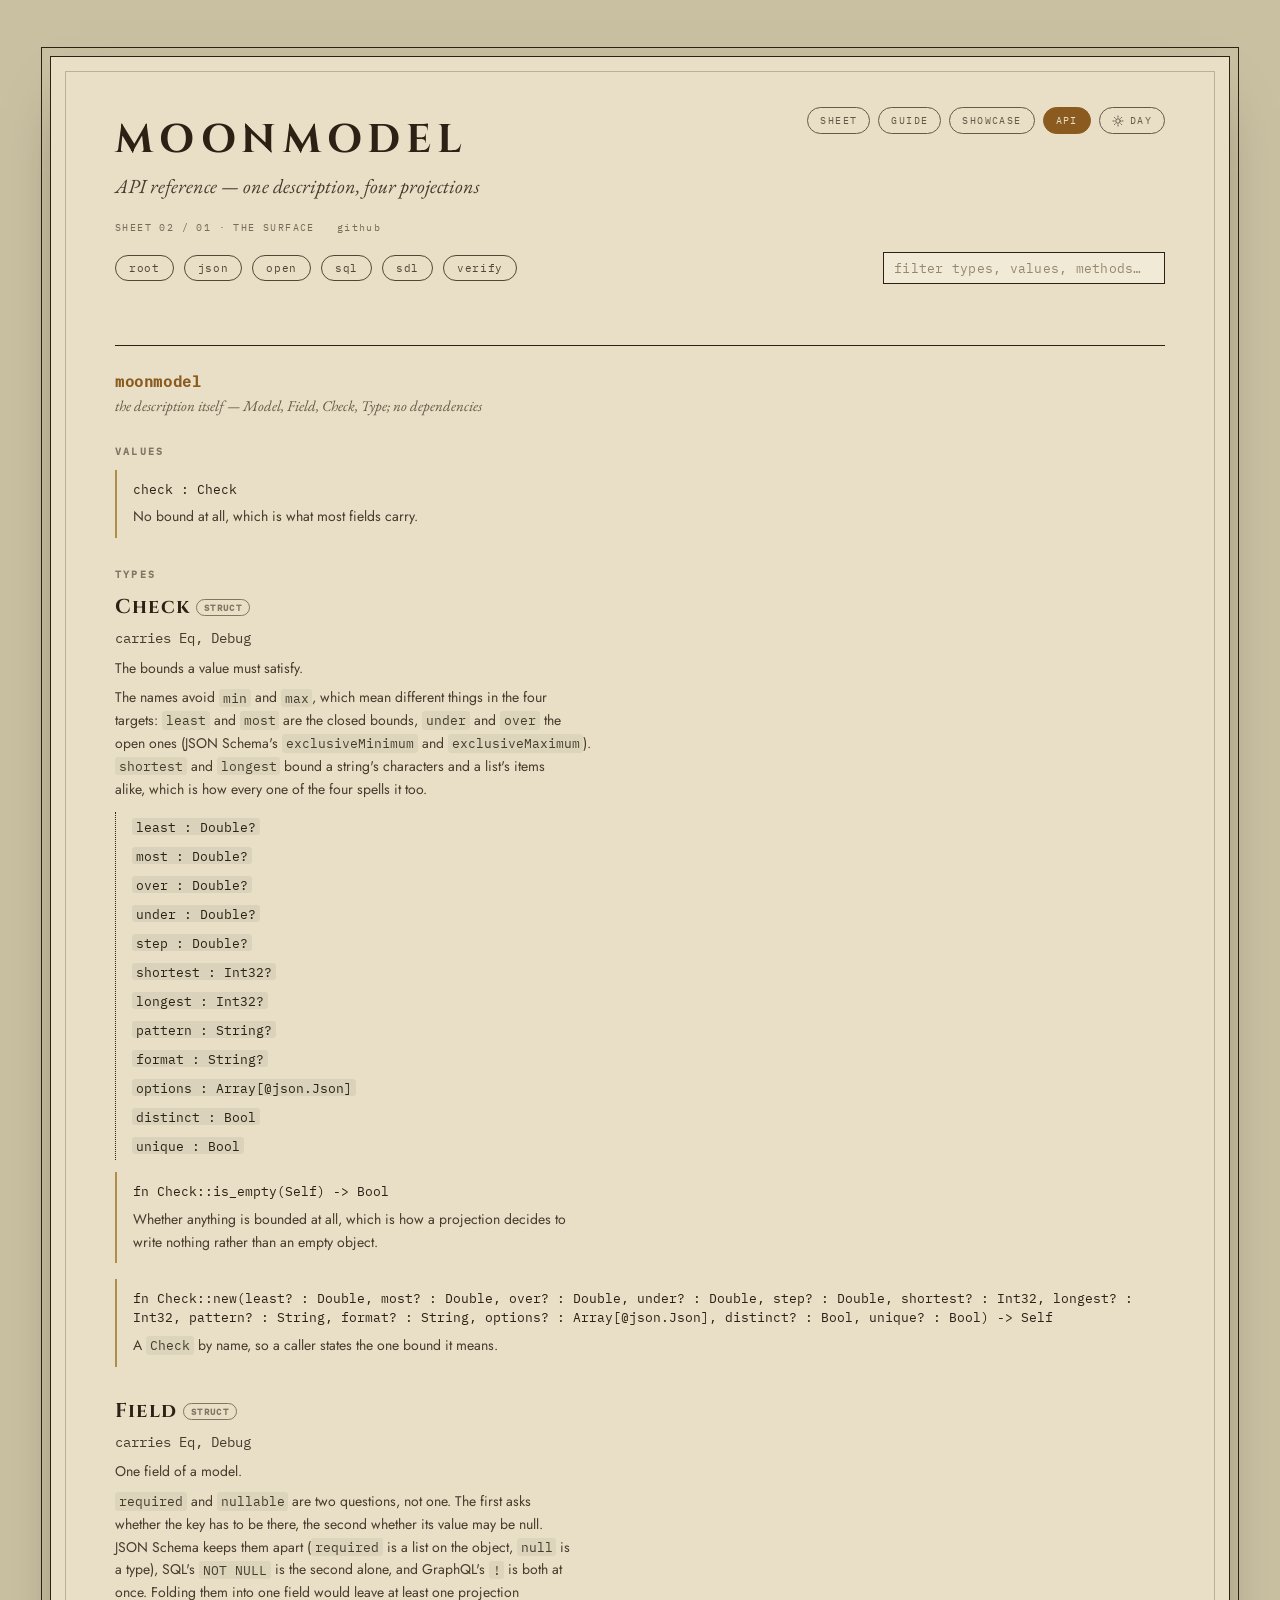
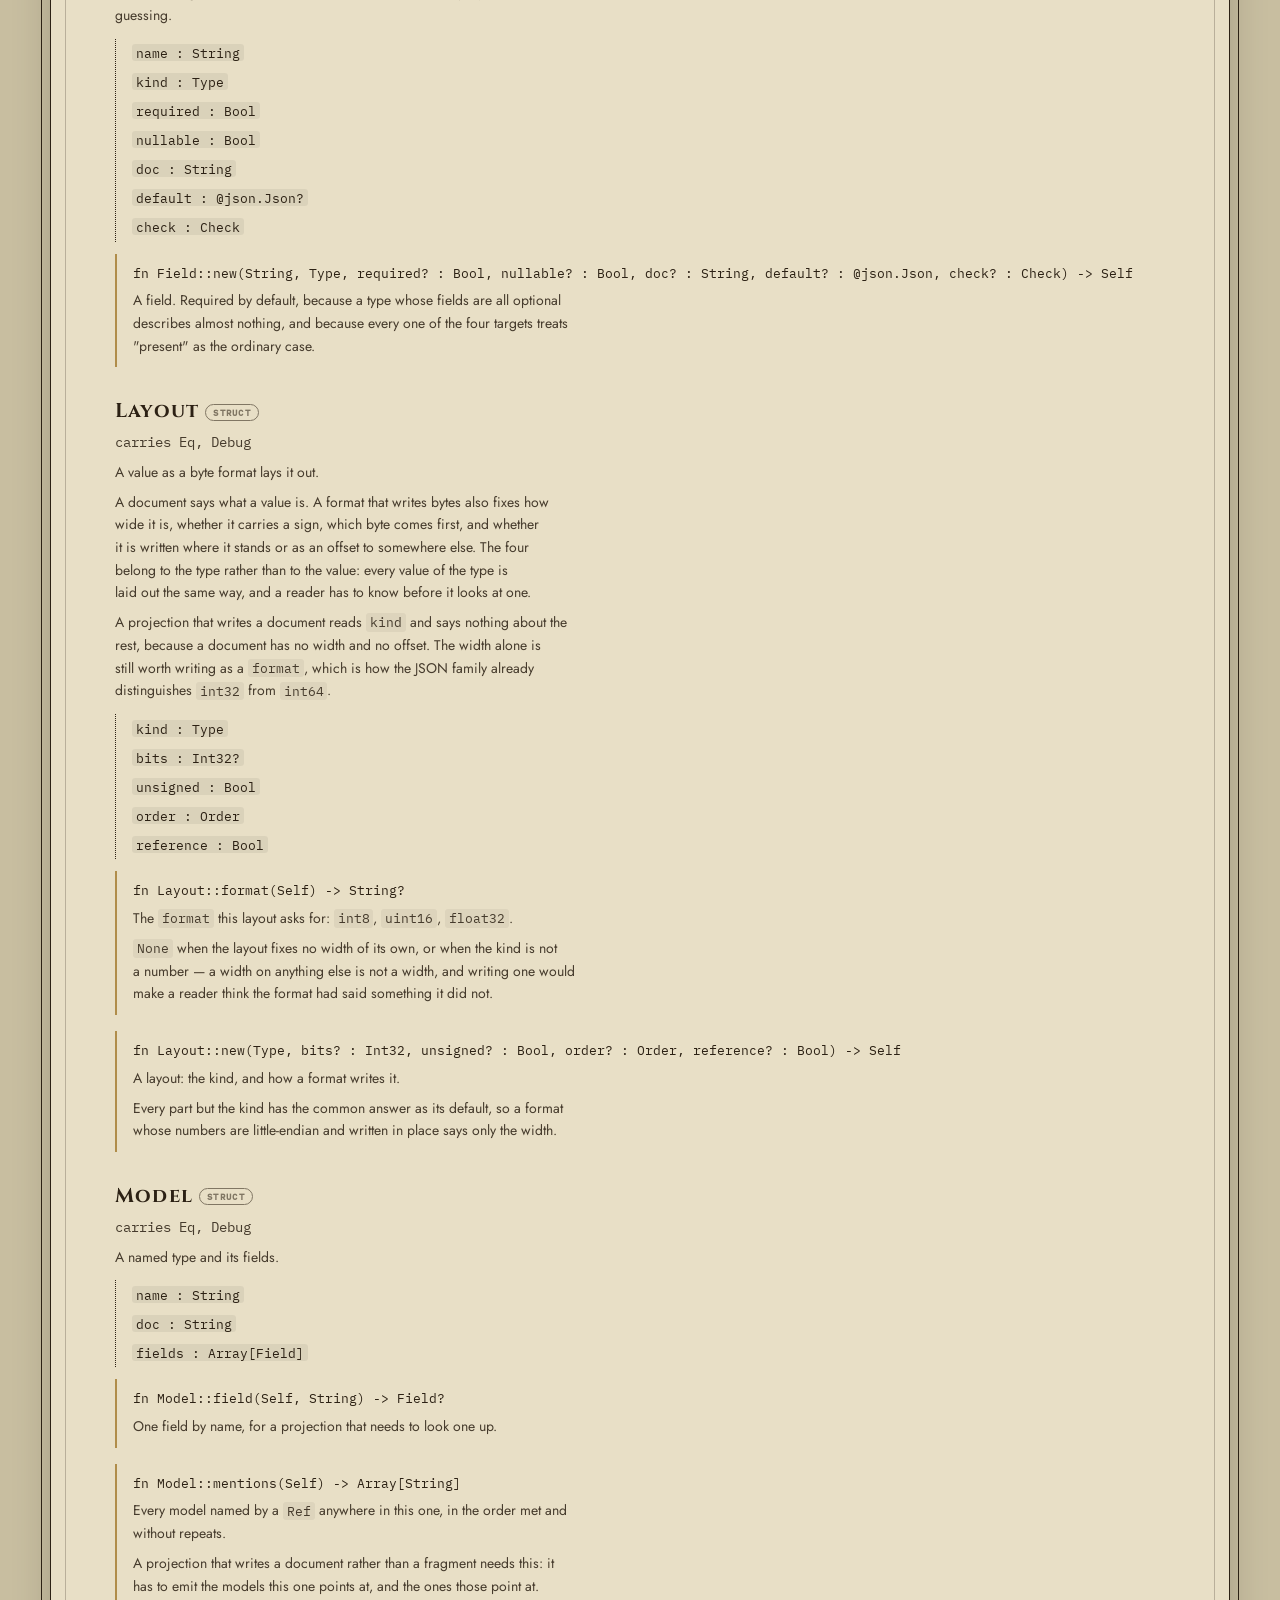
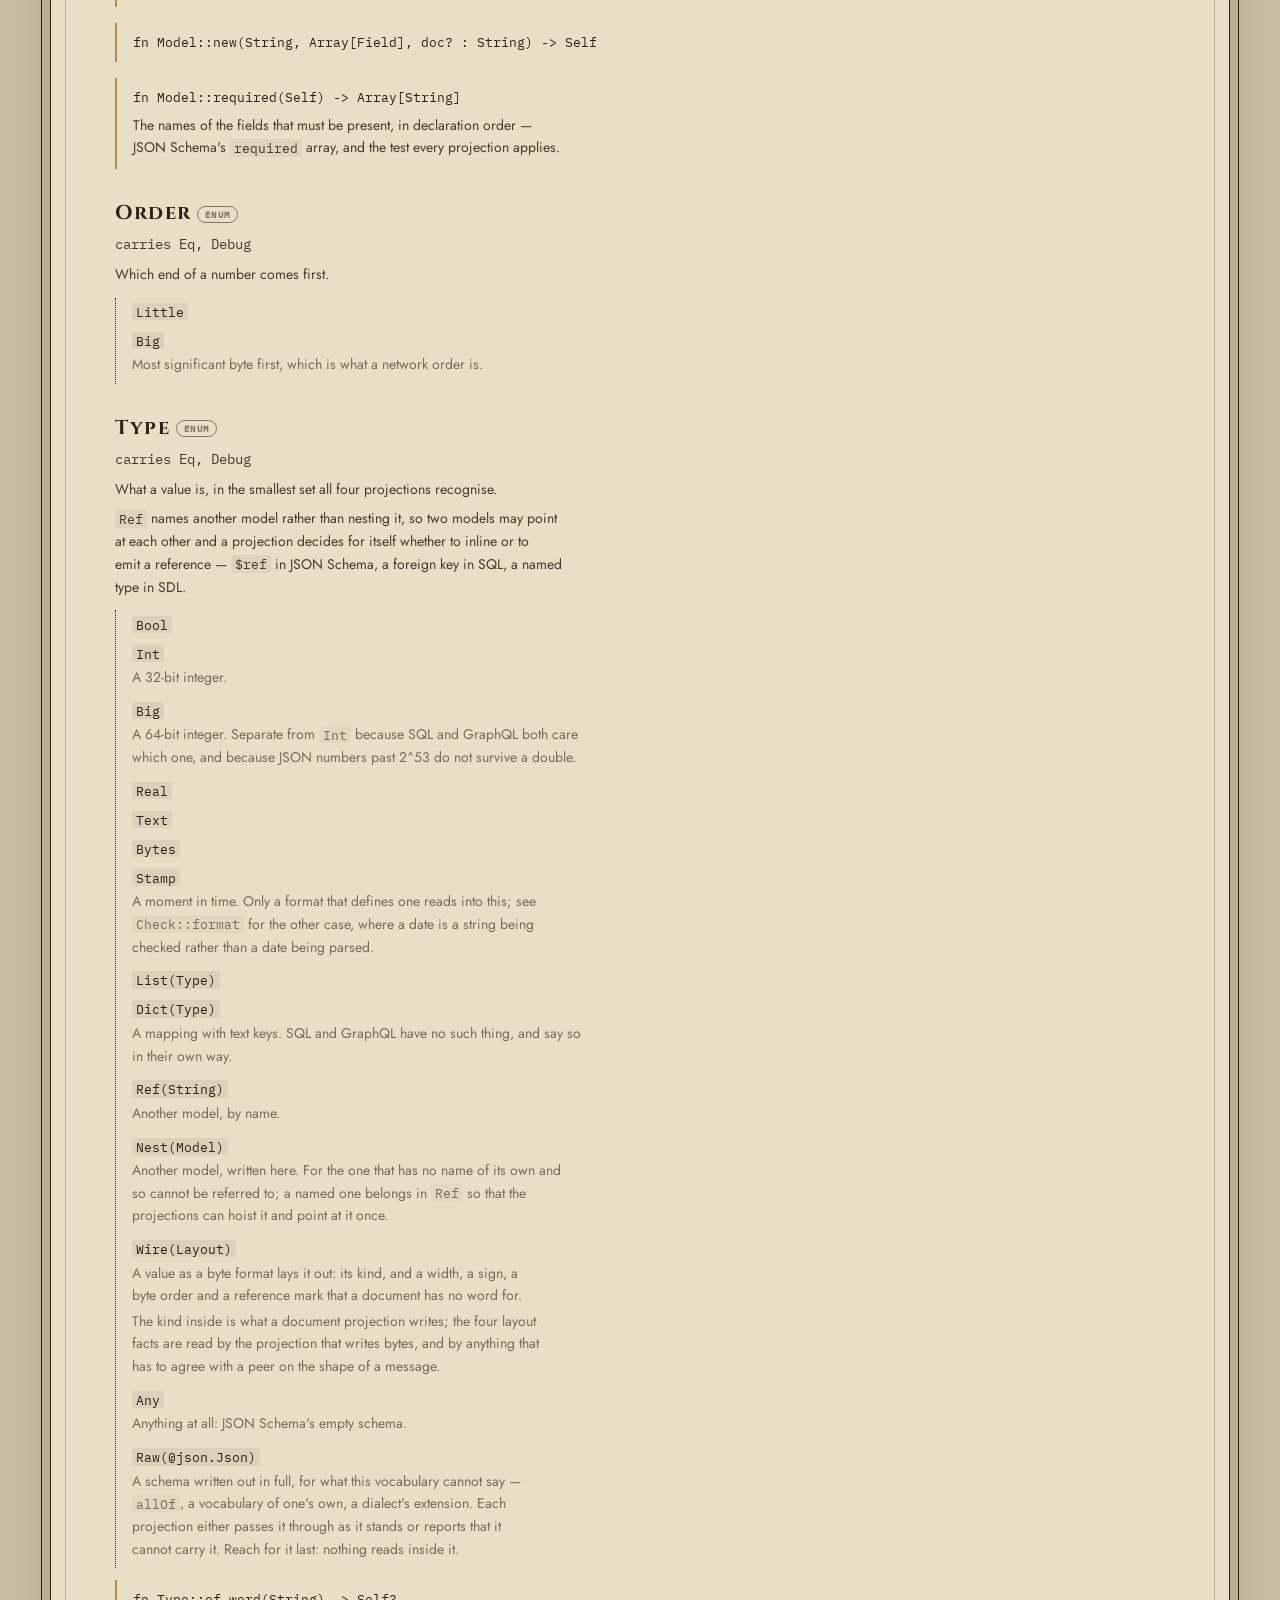
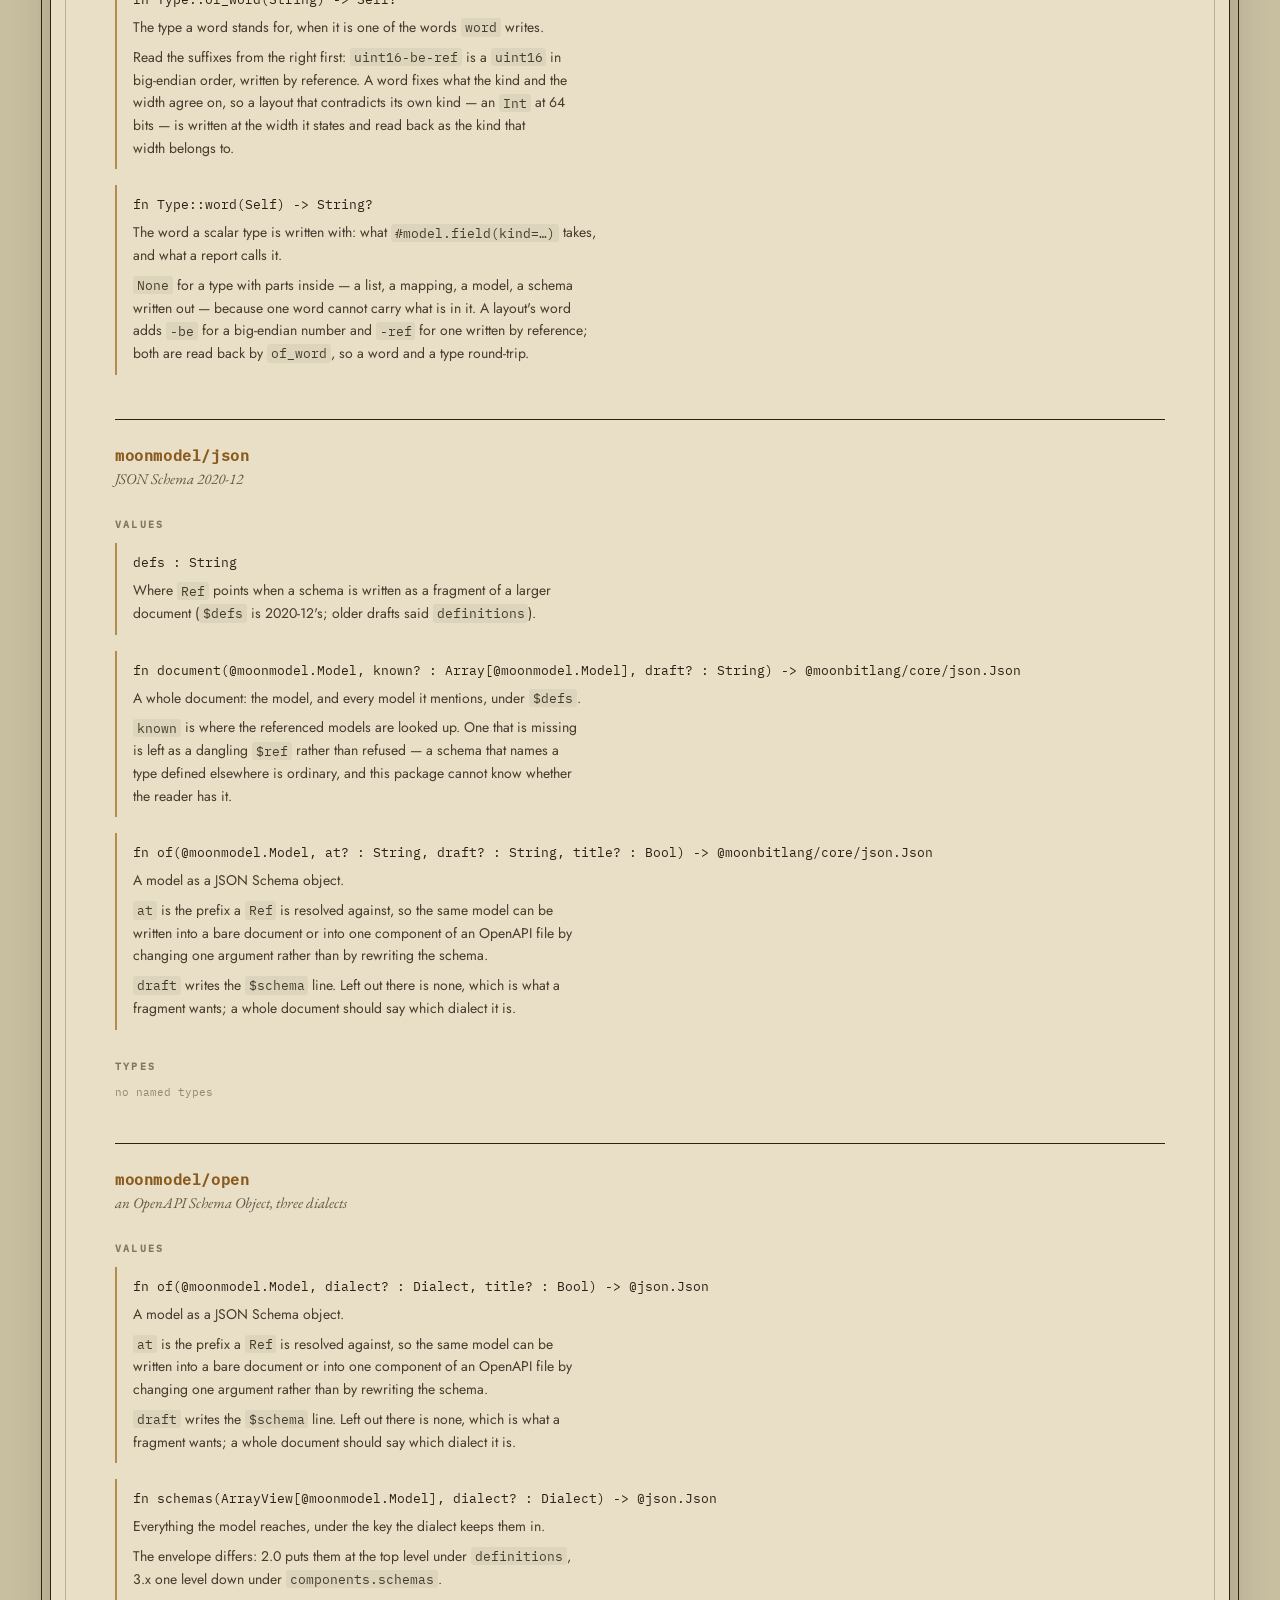
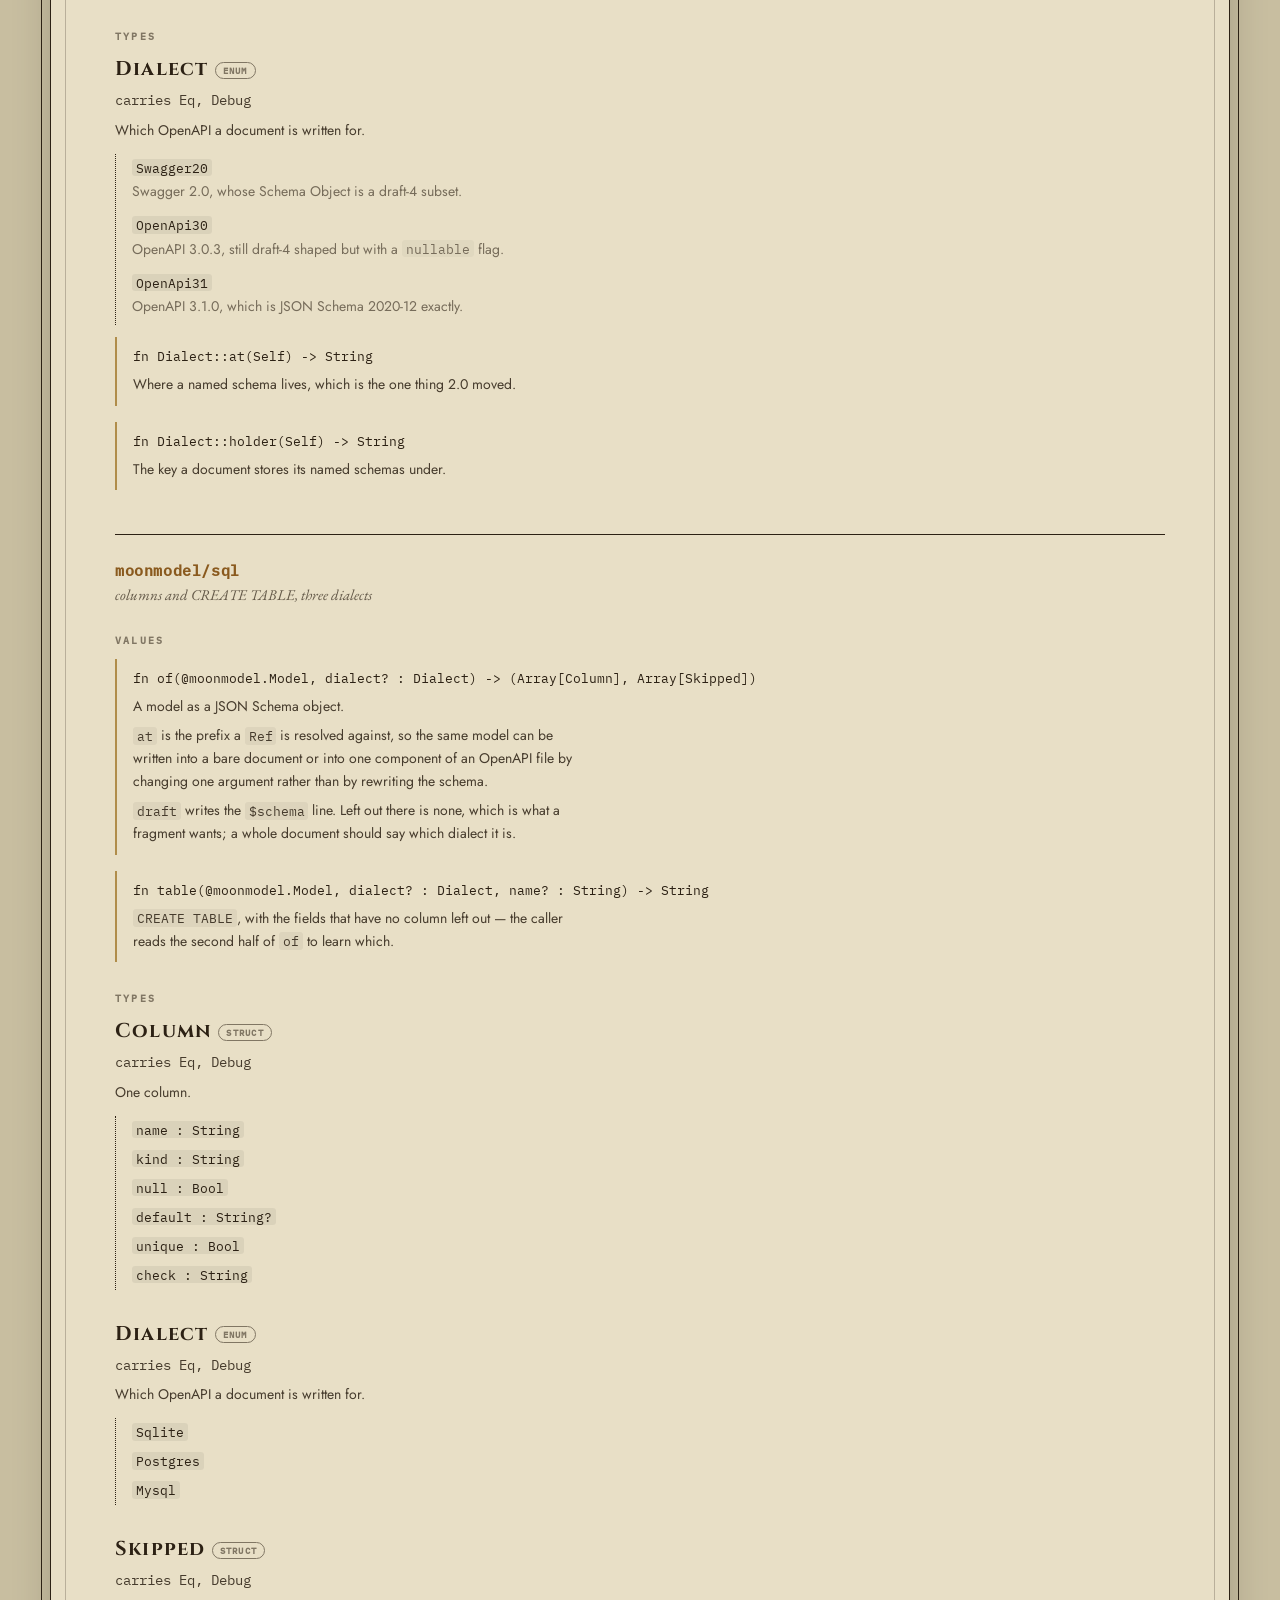
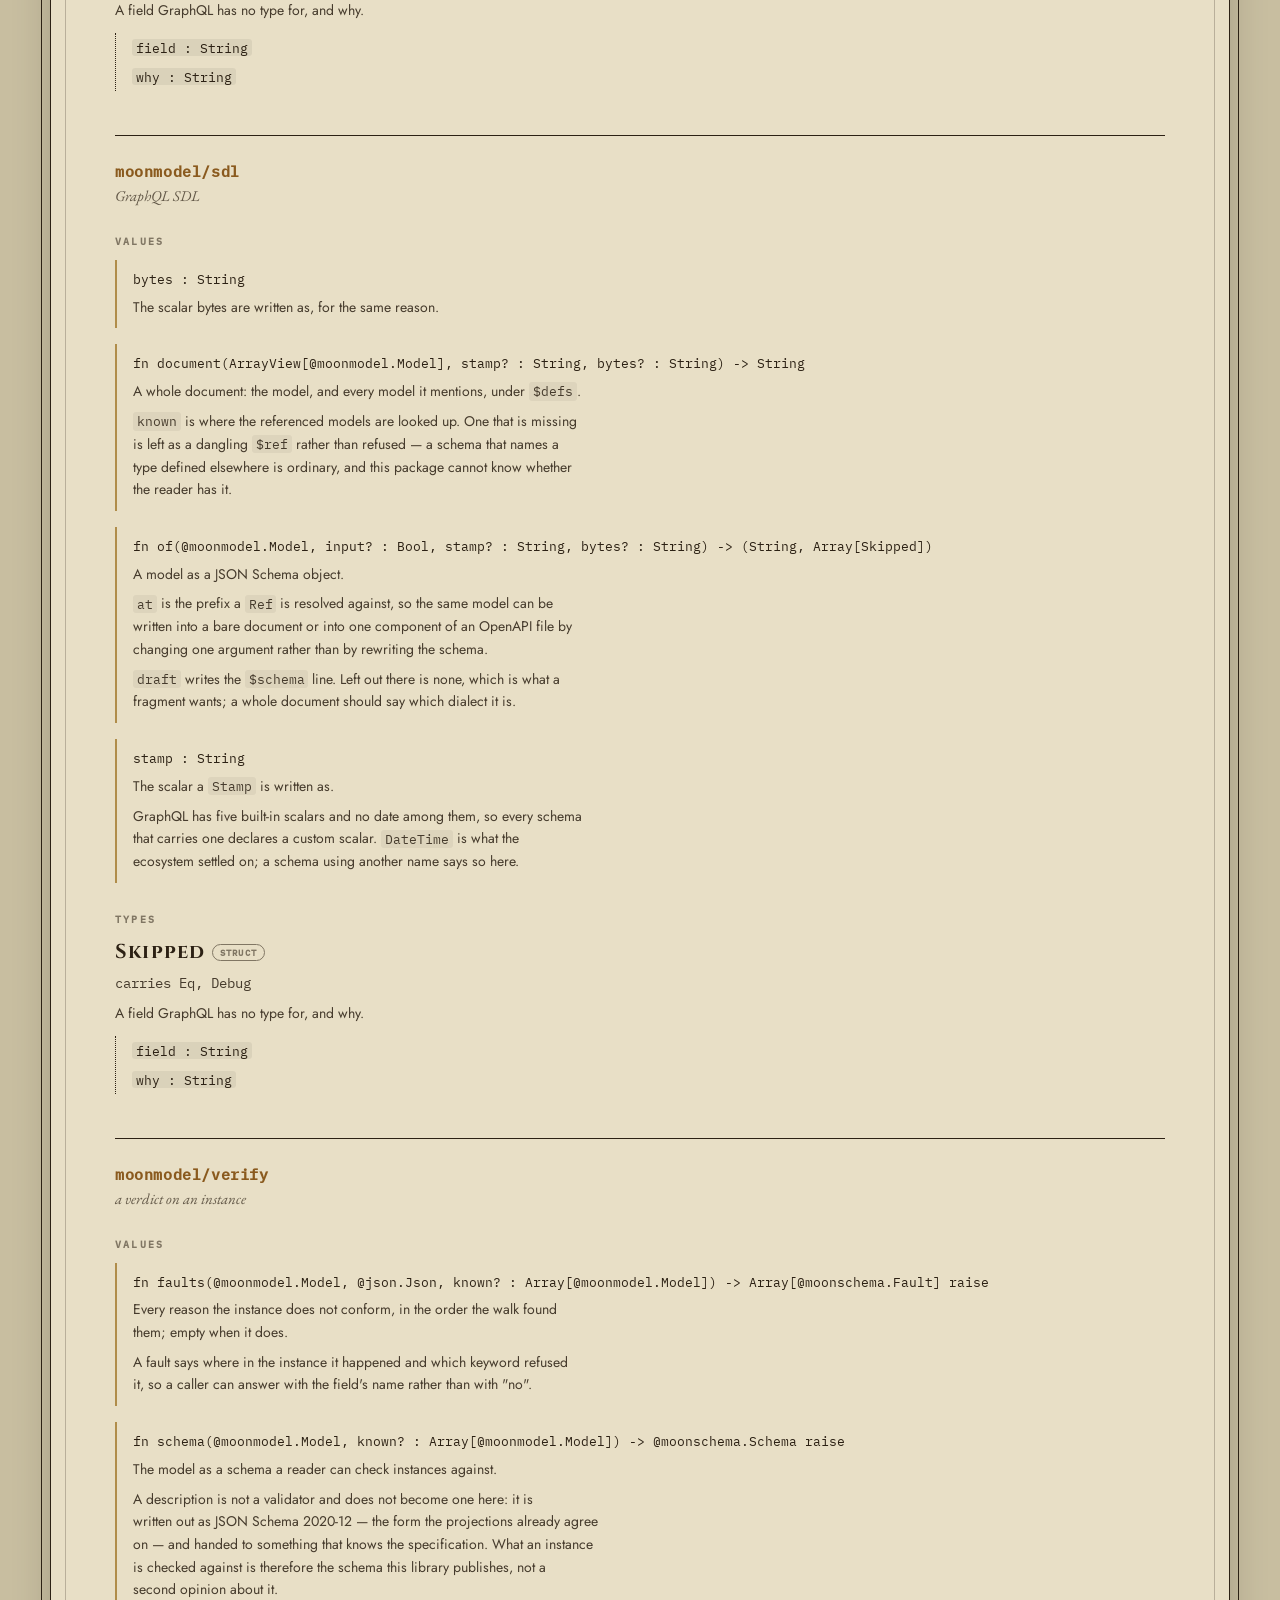
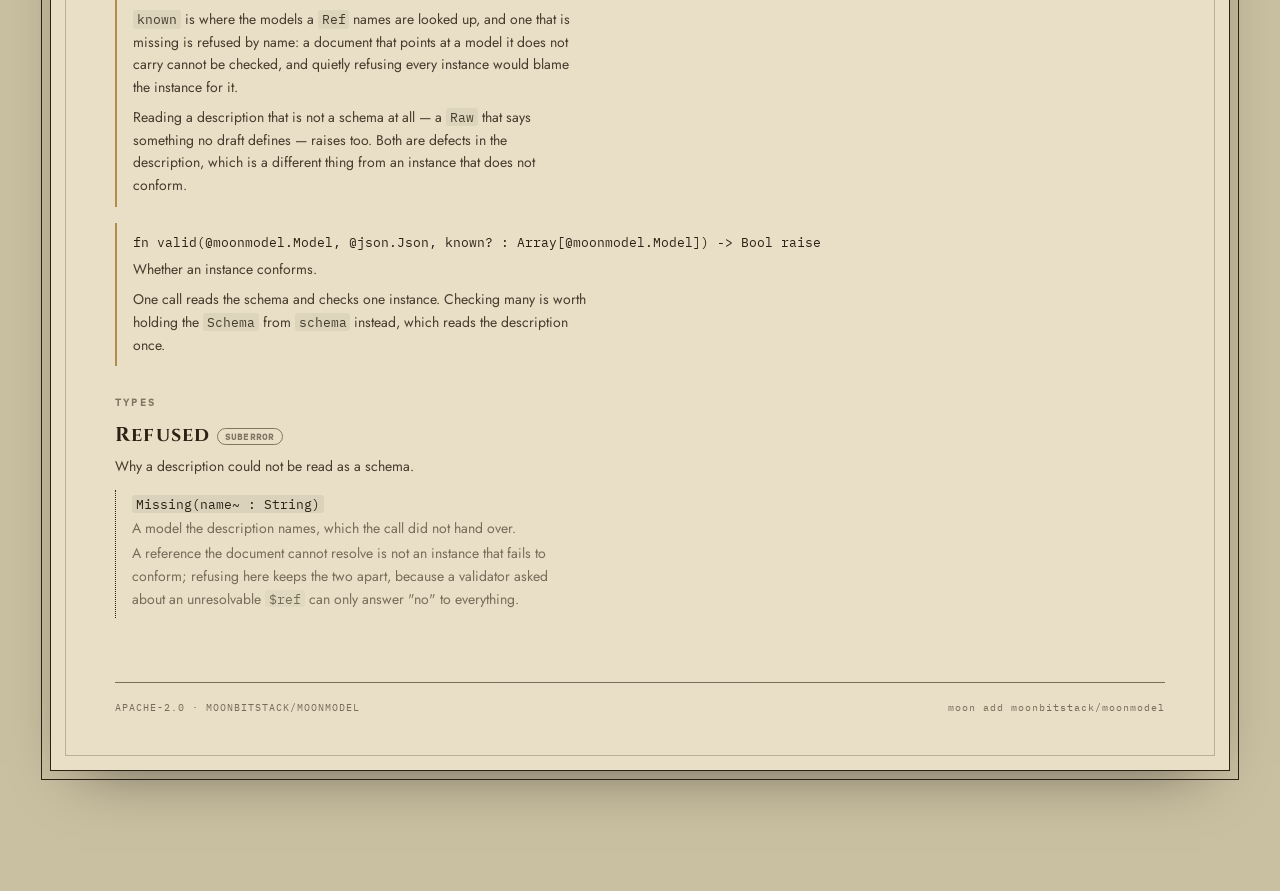
<file: docs/api.html>
<!DOCTYPE html>
<html lang="en">
<head>
<meta charset="utf-8">
<meta name="viewport" content="width=device-width, initial-scale=1">
<title>MOONMODEL — API reference</title>
<link rel="stylesheet" href="assets/type.css">
<link rel="stylesheet" href="assets/tokens.css">
<style>
  html,body{margin:0;background:var(--desk);color:var(--ink);}
  body{font-family:'Jost',system-ui,sans-serif;-webkit-font-smoothing:antialiased;}
  .wrap{max-width:1180px;margin:0 auto;padding:56px 40px 120px;}
  .sheet{background:var(--paper);border:1px solid var(--ink);outline:1px solid var(--ink);
          outline-offset:8px;padding:56px 64px;position:relative;
          box-shadow:0 24px 60px -30px rgba(0,0,0,.55);}
  .sheet::after{content:"";position:absolute;inset:14px;border:1px solid var(--ink);
                 opacity:.25;pointer-events:none;}
  h1{font-family:'Cinzel',serif;font-weight:700;letter-spacing:.16em;font-size:40px;margin:0;}
  .sub{font-family:'EB Garamond',serif;font-style:italic;font-size:20px;opacity:.85;margin:.3em 0 0;}
  .meta{font-family:'IBM Plex Mono',monospace;font-size:10px;letter-spacing:.14em;opacity:.6;
         display:flex;gap:22px;margin-top:22px;flex-wrap:wrap;}
  .meta a{color:inherit;}
  nav{margin:0;display:flex;gap:10px;flex-wrap:nowrap;overflow-x:auto;scrollbar-width:none;}
  nav::-webkit-scrollbar{display:none;}
  nav a{font-family:'IBM Plex Mono',monospace;font-size:11px;letter-spacing:.06em;
         text-decoration:none;color:var(--ink);border:1px solid var(--ink);
         border-radius:14px;padding:5px 13px;opacity:.8;}
  nav a:hover{background:var(--accent);color:var(--paper);border-color:var(--accent);}
  .headrow{display:flex;align-items:center;gap:14px;margin-top:18px;}
  .headrow nav{flex:1 1 auto;min-width:0;margin:0;}
  .bar{display:flex;gap:10px;margin:0;align-items:stretch;flex:0 0 auto;}
  .bar #filter{width:260px;flex:0 0 auto;font-family:'IBM Plex Mono',monospace;font-size:12.5px;letter-spacing:.02em;}
  .pkg{margin-top:44px;border-top:1px solid var(--ink);padding-top:26px;}
  .pkg-head h2{font-family:'IBM Plex Mono',monospace;font-size:15px;letter-spacing:.04em;
                margin:0;color:var(--accent);}
  .blurb{font-family:'EB Garamond',serif;font-style:italic;font-size:15px;opacity:.7;margin:.3em 0 0;}
  h4{font-family:'IBM Plex Mono',monospace;font-size:10px;letter-spacing:.22em;
      text-transform:uppercase;opacity:.55;margin:30px 0 12px;}
  .value,.method{border-left:2px solid var(--brass);padding:10px 0 10px 16px;margin:0 0 16px;}
  .value>code,.method>code{font-family:'IBM Plex Mono',monospace;font-size:12.5px;
      display:block;white-space:pre-wrap;word-break:break-word;line-height:1.5;}
  .value p,.method p,.type p{font-size:14px;line-height:1.62;opacity:.86;margin:.5em 0 0;max-width:74ch;}
  .type{margin:0 0 30px;}
  .type h3{font-family:'Cinzel',serif;font-size:20px;letter-spacing:.06em;margin:0 0 .1em;}
  .kind{font-family:'IBM Plex Mono',monospace;font-size:9px;letter-spacing:.14em;
         border:1px solid var(--ink);border-radius:9px;padding:2px 7px;opacity:.55;
         vertical-align:middle;text-transform:uppercase;}
  .traits{font-family:'IBM Plex Mono',monospace;font-size:10.5px;opacity:.6;margin:.4em 0;}
  .members{list-style:none;padding:0;margin:12px 0;border-left:1px dotted var(--ink);}
  .members li{padding:5px 0 5px 16px;font-size:13px;}
  .members code{font-family:'IBM Plex Mono',monospace;font-size:12.5px;}
  .m-doc{display:block;font-size:12.5px;opacity:.7;margin-top:2px;}
  .m-doc p{margin:.2em 0;}
  .missing{color:var(--red);font-family:'IBM Plex Mono',monospace;font-size:11px;}
  .empty{font-family:'IBM Plex Mono',monospace;font-size:11px;opacity:.45;}
  .aliases code{font-family:'IBM Plex Mono',monospace;font-size:12.5px;}
  code{font-family:'IBM Plex Mono',monospace;}
  p code,li code{background:rgba(0,0,0,.06);padding:.05em .3em;border-radius:3px;font-size:.92em;}
  .foot{margin-top:64px;padding-top:18px;border-top:1px solid var(--ink);
         font-family:'IBM Plex Mono',monospace;font-size:10px;letter-spacing:.1em;opacity:.6;
         display:flex;justify-content:space-between;gap:16px;flex-wrap:wrap;}
  a{color:var(--accent);}
</style>
</head>
<body>
<div class="wrap"><div class="sheet">
  <header class="doc-head">
  <h1>MOONMODEL</h1>
  <div class="pagerail" role="navigation" aria-label="pages">
    <a href="index.html">sheet</a>
    <a href="guide.html">guide</a>
    <a href="showcase.html">showcase</a>
    <a href="api.html" aria-current="page">api</a>
  </div>
  <p class="sub">API reference — one description, four projections</p>
  <div class="meta">
    <span>SHEET 02 / 01 · THE SURFACE</span>
    <span><a href="https://github.com/moonbitstack/moonmodel">github</a></span>
  </div>
  <div class="headrow">
    <nav><a href="#pkg-moonmodel">root</a><a href="#pkg-moonmodel-json">json</a><a href="#pkg-moonmodel-open">open</a><a href="#pkg-moonmodel-sql">sql</a><a href="#pkg-moonmodel-sdl">sdl</a><a href="#pkg-moonmodel-verify">verify</a></nav>
    <div class="bar">
      <input id="filter" type="text" autocomplete="off"
             placeholder="filter types, values, methods…">
    </div>
  </div>
  </header>
  
        <section class="pkg" id="pkg-moonmodel">
          <header class="pkg-head">
            <h2>moonmodel</h2>
            <p class="blurb">the description itself — Model, Field, Check, Type; no dependencies</p>
          </header>
          <h4>values</h4>
          <div class="values"><div class="value"><code>check : Check</code><p>No bound at all, which is what most fields carry.</p></div></div>
          <h4>types</h4>
          <div class="types"><article class="type"><h3 id="Check">Check <span class="kind">struct</span></h3><p class="traits">carries Eq, Debug</p><p>The bounds a value must satisfy.</p><p>The names avoid <code>min</code> and <code>max</code>, which mean different things in the four<br>targets: <code>least</code> and <code>most</code> are the closed bounds, <code>under</code> and <code>over</code> the<br>open ones (JSON Schema's <code>exclusiveMinimum</code> and <code>exclusiveMaximum</code>).<br><code>shortest</code> and <code>longest</code> bound a string's characters and a list's items<br>alike, which is how every one of the four spells it too.</p><ul class="members"><li><code>least : Double?</code></li><li><code>most : Double?</code></li><li><code>over : Double?</code></li><li><code>under : Double?</code></li><li><code>step : Double?</code></li><li><code>shortest : Int32?</code></li><li><code>longest : Int32?</code></li><li><code>pattern : String?</code></li><li><code>format : String?</code></li><li><code>options : Array[@json.Json]</code></li><li><code>distinct : Bool</code></li><li><code>unique : Bool</code></li></ul><div class="methods"><div class="method"><code>fn Check::is_empty(Self) -&gt; Bool</code><p>Whether anything is bounded at all, which is how a projection decides to<br>write nothing rather than an empty object.</p></div><div class="method"><code>fn Check::new(least? : Double, most? : Double, over? : Double, under? : Double, step? : Double, shortest? : Int32, longest? : Int32, pattern? : String, format? : String, options? : Array[@json.Json], distinct? : Bool, unique? : Bool) -&gt; Self</code><p>A <code>Check</code> by name, so a caller states the one bound it means.</p></div></div></article><article class="type"><h3 id="Field">Field <span class="kind">struct</span></h3><p class="traits">carries Eq, Debug</p><p>One field of a model.</p><p><code>required</code> and <code>nullable</code> are two questions, not one. The first asks<br>whether the key has to be there, the second whether its value may be null.<br>JSON Schema keeps them apart (<code>required</code> is a list on the object, <code>null</code> is<br>a type), SQL's <code>NOT NULL</code> is the second alone, and GraphQL's <code>!</code> is both at<br>once. Folding them into one field would leave at least one projection<br>guessing.</p><ul class="members"><li><code>name : String</code></li><li><code>kind : Type</code></li><li><code>required : Bool</code></li><li><code>nullable : Bool</code></li><li><code>doc : String</code></li><li><code>default : @json.Json?</code></li><li><code>check : Check</code></li></ul><div class="methods"><div class="method"><code>fn Field::new(String, Type, required? : Bool, nullable? : Bool, doc? : String, default? : @json.Json, check? : Check) -&gt; Self</code><p>A field. Required by default, because a type whose fields are all optional<br>describes almost nothing, and because every one of the four targets treats<br>"present" as the ordinary case.</p></div></div></article><article class="type"><h3 id="Layout">Layout <span class="kind">struct</span></h3><p class="traits">carries Eq, Debug</p><p>A value as a byte format lays it out.</p><p>A document says what a value is. A format that writes bytes also fixes how<br>wide it is, whether it carries a sign, which byte comes first, and whether<br>it is written where it stands or as an offset to somewhere else. The four<br>belong to the type rather than to the value: every value of the type is<br>laid out the same way, and a reader has to know before it looks at one.</p><p>A projection that writes a document reads <code>kind</code> and says nothing about the<br>rest, because a document has no width and no offset. The width alone is<br>still worth writing as a <code>format</code>, which is how the JSON family already<br>distinguishes <code>int32</code> from <code>int64</code>.</p><ul class="members"><li><code>kind : Type</code></li><li><code>bits : Int32?</code></li><li><code>unsigned : Bool</code></li><li><code>order : Order</code></li><li><code>reference : Bool</code></li></ul><div class="methods"><div class="method"><code>fn Layout::format(Self) -&gt; String?</code><p>The <code>format</code> this layout asks for: <code>int8</code>, <code>uint16</code>, <code>float32</code>.</p><p><code>None</code> when the layout fixes no width of its own, or when the kind is not<br>a number — a width on anything else is not a width, and writing one would<br>make a reader think the format had said something it did not.</p></div><div class="method"><code>fn Layout::new(Type, bits? : Int32, unsigned? : Bool, order? : Order, reference? : Bool) -&gt; Self</code><p>A layout: the kind, and how a format writes it.</p><p>Every part but the kind has the common answer as its default, so a format<br>whose numbers are little-endian and written in place says only the width.</p></div></div></article><article class="type"><h3 id="Model">Model <span class="kind">struct</span></h3><p class="traits">carries Eq, Debug</p><p>A named type and its fields.</p><ul class="members"><li><code>name : String</code></li><li><code>doc : String</code></li><li><code>fields : Array[Field]</code></li></ul><div class="methods"><div class="method"><code>fn Model::field(Self, String) -&gt; Field?</code><p>One field by name, for a projection that needs to look one up.</p></div><div class="method"><code>fn Model::mentions(Self) -&gt; Array[String]</code><p>Every model named by a <code>Ref</code> anywhere in this one, in the order met and<br>without repeats.</p><p>A projection that writes a document rather than a fragment needs this: it<br>has to emit the models this one points at, and the ones those point at.</p></div><div class="method"><code>fn Model::new(String, Array[Field], doc? : String) -&gt; Self</code></div><div class="method"><code>fn Model::required(Self) -&gt; Array[String]</code><p>The names of the fields that must be present, in declaration order —<br>JSON Schema's <code>required</code> array, and the test every projection applies.</p></div></div></article><article class="type"><h3 id="Order">Order <span class="kind">enum</span></h3><p class="traits">carries Eq, Debug</p><p>Which end of a number comes first.</p><ul class="members"><li><code>Little</code></li><li><code>Big</code><span class="m-doc"><p>Most significant byte first, which is what a network order is.</p></span></li></ul></article><article class="type"><h3 id="Type">Type <span class="kind">enum</span></h3><p class="traits">carries Eq, Debug</p><p>What a value is, in the smallest set all four projections recognise.</p><p><code>Ref</code> names another model rather than nesting it, so two models may point<br>at each other and a projection decides for itself whether to inline or to<br>emit a reference — <code>$ref</code> in JSON Schema, a foreign key in SQL, a named<br>type in SDL.</p><ul class="members"><li><code>Bool</code></li><li><code>Int</code><span class="m-doc"><p>A 32-bit integer.</p></span></li><li><code>Big</code><span class="m-doc"><p>A 64-bit integer. Separate from <code>Int</code> because SQL and GraphQL both care<br>which one, and because JSON numbers past 2^53 do not survive a double.</p></span></li><li><code>Real</code></li><li><code>Text</code></li><li><code>Bytes</code></li><li><code>Stamp</code><span class="m-doc"><p>A moment in time. Only a format that defines one reads into this; see<br><code>Check::format</code> for the other case, where a date is a string being<br>checked rather than a date being parsed.</p></span></li><li><code>List(Type)</code></li><li><code>Dict(Type)</code><span class="m-doc"><p>A mapping with text keys. SQL and GraphQL have no such thing, and say so<br>in their own way.</p></span></li><li><code>Ref(String)</code><span class="m-doc"><p>Another model, by name.</p></span></li><li><code>Nest(Model)</code><span class="m-doc"><p>Another model, written here. For the one that has no name of its own and<br>so cannot be referred to; a named one belongs in <code>Ref</code> so that the<br>projections can hoist it and point at it once.</p></span></li><li><code>Wire(Layout)</code><span class="m-doc"><p>A value as a byte format lays it out: its kind, and a width, a sign, a<br>byte order and a reference mark that a document has no word for.</p><p>The kind inside is what a document projection writes; the four layout<br>facts are read by the projection that writes bytes, and by anything that<br>has to agree with a peer on the shape of a message.</p></span></li><li><code>Any</code><span class="m-doc"><p>Anything at all: JSON Schema's empty schema.</p></span></li><li><code>Raw(@json.Json)</code><span class="m-doc"><p>A schema written out in full, for what this vocabulary cannot say —<br><code>allOf</code>, a vocabulary of one's own, a dialect's extension. Each<br>projection either passes it through as it stands or reports that it<br>cannot carry it. Reach for it last: nothing reads inside it.</p></span></li></ul><div class="methods"><div class="method"><code>fn Type::of_word(String) -&gt; Self?</code><p>The type a word stands for, when it is one of the words <code>word</code> writes.</p><p>Read the suffixes from the right first: <code>uint16-be-ref</code> is a <code>uint16</code> in<br>big-endian order, written by reference. A word fixes what the kind and the<br>width agree on, so a layout that contradicts its own kind — an <code>Int</code> at 64<br>bits — is written at the width it states and read back as the kind that<br>width belongs to.</p></div><div class="method"><code>fn Type::word(Self) -&gt; String?</code><p>The word a scalar type is written with: what <code>#model.field(kind=…)</code> takes,<br>and what a report calls it.</p><p><code>None</code> for a type with parts inside — a list, a mapping, a model, a schema<br>written out — because one word cannot carry what is in it. A layout's word<br>adds <code>-be</code> for a big-endian number and <code>-ref</code> for one written by reference;<br>both are read back by <code>of_word</code>, so a word and a type round-trip.</p></div></div></article></div>
          
        </section>
        <section class="pkg" id="pkg-moonmodel-json">
          <header class="pkg-head">
            <h2>moonmodel/json</h2>
            <p class="blurb">JSON Schema 2020-12</p>
          </header>
          <h4>values</h4>
          <div class="values"><div class="value"><code>defs : String</code><p>Where <code>Ref</code> points when a schema is written as a fragment of a larger<br>document (<code>$defs</code> is 2020-12's; older drafts said <code>definitions</code>).</p></div><div class="value"><code>fn document(@moonmodel.Model, known? : Array[@moonmodel.Model], draft? : String) -&gt; @moonbitlang/core/json.Json</code><p>A whole document: the model, and every model it mentions, under <code>$defs</code>.</p><p><code>known</code> is where the referenced models are looked up. One that is missing<br>is left as a dangling <code>$ref</code> rather than refused — a schema that names a<br>type defined elsewhere is ordinary, and this package cannot know whether<br>the reader has it.</p></div><div class="value"><code>fn of(@moonmodel.Model, at? : String, draft? : String, title? : Bool) -&gt; @moonbitlang/core/json.Json</code><p>A model as a JSON Schema object.</p><p><code>at</code> is the prefix a <code>Ref</code> is resolved against, so the same model can be<br>written into a bare document or into one component of an OpenAPI file by<br>changing one argument rather than by rewriting the schema.</p><p><code>draft</code> writes the <code>$schema</code> line. Left out there is none, which is what a<br>fragment wants; a whole document should say which dialect it is.</p></div></div>
          <h4>types</h4>
          <div class="types"><p class="empty">no named types</p></div>
          
        </section>
        <section class="pkg" id="pkg-moonmodel-open">
          <header class="pkg-head">
            <h2>moonmodel/open</h2>
            <p class="blurb">an OpenAPI Schema Object, three dialects</p>
          </header>
          <h4>values</h4>
          <div class="values"><div class="value"><code>fn of(@moonmodel.Model, dialect? : Dialect, title? : Bool) -&gt; @json.Json</code><p>A model as a JSON Schema object.</p><p><code>at</code> is the prefix a <code>Ref</code> is resolved against, so the same model can be<br>written into a bare document or into one component of an OpenAPI file by<br>changing one argument rather than by rewriting the schema.</p><p><code>draft</code> writes the <code>$schema</code> line. Left out there is none, which is what a<br>fragment wants; a whole document should say which dialect it is.</p></div><div class="value"><code>fn schemas(ArrayView[@moonmodel.Model], dialect? : Dialect) -&gt; @json.Json</code><p>Everything the model reaches, under the key the dialect keeps them in.</p><p>The envelope differs: 2.0 puts them at the top level under <code>definitions</code>,<br>3.x one level down under <code>components.schemas</code>.</p></div></div>
          <h4>types</h4>
          <div class="types"><article class="type"><h3 id="Dialect">Dialect <span class="kind">enum</span></h3><p class="traits">carries Eq, Debug</p><p>Which OpenAPI a document is written for.</p><ul class="members"><li><code>Swagger20</code><span class="m-doc"><p>Swagger 2.0, whose Schema Object is a draft-4 subset.</p></span></li><li><code>OpenApi30</code><span class="m-doc"><p>OpenAPI 3.0.3, still draft-4 shaped but with a <code>nullable</code> flag.</p></span></li><li><code>OpenApi31</code><span class="m-doc"><p>OpenAPI 3.1.0, which is JSON Schema 2020-12 exactly.</p></span></li></ul><div class="methods"><div class="method"><code>fn Dialect::at(Self) -&gt; String</code><p>Where a named schema lives, which is the one thing 2.0 moved.</p></div><div class="method"><code>fn Dialect::holder(Self) -&gt; String</code><p>The key a document stores its named schemas under.</p></div></div></article></div>
          
        </section>
        <section class="pkg" id="pkg-moonmodel-sql">
          <header class="pkg-head">
            <h2>moonmodel/sql</h2>
            <p class="blurb">columns and CREATE TABLE, three dialects</p>
          </header>
          <h4>values</h4>
          <div class="values"><div class="value"><code>fn of(@moonmodel.Model, dialect? : Dialect) -&gt; (Array[Column], Array[Skipped])</code><p>A model as a JSON Schema object.</p><p><code>at</code> is the prefix a <code>Ref</code> is resolved against, so the same model can be<br>written into a bare document or into one component of an OpenAPI file by<br>changing one argument rather than by rewriting the schema.</p><p><code>draft</code> writes the <code>$schema</code> line. Left out there is none, which is what a<br>fragment wants; a whole document should say which dialect it is.</p></div><div class="value"><code>fn table(@moonmodel.Model, dialect? : Dialect, name? : String) -&gt; String</code><p><code>CREATE TABLE</code>, with the fields that have no column left out — the caller<br>reads the second half of <code>of</code> to learn which.</p></div></div>
          <h4>types</h4>
          <div class="types"><article class="type"><h3 id="Column">Column <span class="kind">struct</span></h3><p class="traits">carries Eq, Debug</p><p>One column.</p><ul class="members"><li><code>name : String</code></li><li><code>kind : String</code></li><li><code>null : Bool</code></li><li><code>default : String?</code></li><li><code>unique : Bool</code></li><li><code>check : String</code></li></ul></article><article class="type"><h3 id="Dialect">Dialect <span class="kind">enum</span></h3><p class="traits">carries Eq, Debug</p><p>Which OpenAPI a document is written for.</p><ul class="members"><li><code>Sqlite</code></li><li><code>Postgres</code></li><li><code>Mysql</code></li></ul></article><article class="type"><h3 id="Skipped">Skipped <span class="kind">struct</span></h3><p class="traits">carries Eq, Debug</p><p>A field GraphQL has no type for, and why.</p><ul class="members"><li><code>field : String</code></li><li><code>why : String</code></li></ul></article></div>
          
        </section>
        <section class="pkg" id="pkg-moonmodel-sdl">
          <header class="pkg-head">
            <h2>moonmodel/sdl</h2>
            <p class="blurb">GraphQL SDL</p>
          </header>
          <h4>values</h4>
          <div class="values"><div class="value"><code>bytes : String</code><p>The scalar bytes are written as, for the same reason.</p></div><div class="value"><code>fn document(ArrayView[@moonmodel.Model], stamp? : String, bytes? : String) -&gt; String</code><p>A whole document: the model, and every model it mentions, under <code>$defs</code>.</p><p><code>known</code> is where the referenced models are looked up. One that is missing<br>is left as a dangling <code>$ref</code> rather than refused — a schema that names a<br>type defined elsewhere is ordinary, and this package cannot know whether<br>the reader has it.</p></div><div class="value"><code>fn of(@moonmodel.Model, input? : Bool, stamp? : String, bytes? : String) -&gt; (String, Array[Skipped])</code><p>A model as a JSON Schema object.</p><p><code>at</code> is the prefix a <code>Ref</code> is resolved against, so the same model can be<br>written into a bare document or into one component of an OpenAPI file by<br>changing one argument rather than by rewriting the schema.</p><p><code>draft</code> writes the <code>$schema</code> line. Left out there is none, which is what a<br>fragment wants; a whole document should say which dialect it is.</p></div><div class="value"><code>stamp : String</code><p>The scalar a <code>Stamp</code> is written as.</p><p>GraphQL has five built-in scalars and no date among them, so every schema<br>that carries one declares a custom scalar. <code>DateTime</code> is what the<br>ecosystem settled on; a schema using another name says so here.</p></div></div>
          <h4>types</h4>
          <div class="types"><article class="type"><h3 id="Skipped">Skipped <span class="kind">struct</span></h3><p class="traits">carries Eq, Debug</p><p>A field GraphQL has no type for, and why.</p><ul class="members"><li><code>field : String</code></li><li><code>why : String</code></li></ul></article></div>
          
        </section>
        <section class="pkg" id="pkg-moonmodel-verify">
          <header class="pkg-head">
            <h2>moonmodel/verify</h2>
            <p class="blurb">a verdict on an instance</p>
          </header>
          <h4>values</h4>
          <div class="values"><div class="value"><code>fn faults(@moonmodel.Model, @json.Json, known? : Array[@moonmodel.Model]) -&gt; Array[@moonschema.Fault] raise</code><p>Every reason the instance does not conform, in the order the walk found<br>them; empty when it does.</p><p>A fault says where in the instance it happened and which keyword refused<br>it, so a caller can answer with the field's name rather than with "no".</p></div><div class="value"><code>fn schema(@moonmodel.Model, known? : Array[@moonmodel.Model]) -&gt; @moonschema.Schema raise</code><p>The model as a schema a reader can check instances against.</p><p>A description is not a validator and does not become one here: it is<br>written out as JSON Schema 2020-12 — the form the projections already agree<br>on — and handed to something that knows the specification. What an instance<br>is checked against is therefore the schema this library publishes, not a<br>second opinion about it.</p><p><code>known</code> is where the models a <code>Ref</code> names are looked up, and one that is<br>missing is refused by name: a document that points at a model it does not<br>carry cannot be checked, and quietly refusing every instance would blame<br>the instance for it.</p><p>Reading a description that is not a schema at all — a <code>Raw</code> that says<br>something no draft defines — raises too. Both are defects in the<br>description, which is a different thing from an instance that does not<br>conform.</p></div><div class="value"><code>fn valid(@moonmodel.Model, @json.Json, known? : Array[@moonmodel.Model]) -&gt; Bool raise</code><p>Whether an instance conforms.</p><p>One call reads the schema and checks one instance. Checking many is worth<br>holding the <code>Schema</code> from <code>schema</code> instead, which reads the description<br>once.</p></div></div>
          <h4>types</h4>
          <div class="types"><article class="type"><h3 id="Refused">Refused <span class="kind">suberror</span></h3><p>Why a description could not be read as a schema.</p><ul class="members"><li><code>Missing(name~ : String)</code><span class="m-doc"><p>A model the description names, which the call did not hand over.</p><p>A reference the document cannot resolve is not an instance that fails to<br>conform; refusing here keeps the two apart, because a validator asked<br>about an unresolvable <code>$ref</code> can only answer "no" to everything.</p></span></li></ul></article></div>
          
        </section>
  <div class="foot">
    <span>APACHE-2.0 · MOONBITSTACK/MOONMODEL</span>
    <span>moon add moonbitstack/moonmodel</span>
  </div>
</div></div>
<script>
  const filter = document.getElementById('filter');
  filter.addEventListener('input', () => {
    const q = filter.value.trim().toLowerCase();
    document.querySelectorAll('.pkg').forEach(p => {
      const head = (p.querySelector('.pkg-head h2') || {}).textContent || '';
      const nameHit = !q || head.toLowerCase().includes(q);
      let any = false;
      p.querySelectorAll('.type,.value').forEach(n => {
        const hit = nameHit || n.textContent.toLowerCase().includes(q);
        n.style.display = hit ? '' : 'none';
        if (hit) any = true;
      });
      p.style.display = any ? '' : 'none';
    });
  });
</script>
<script src="assets/ui.js" defer></script>
</body>
</html>
</file>
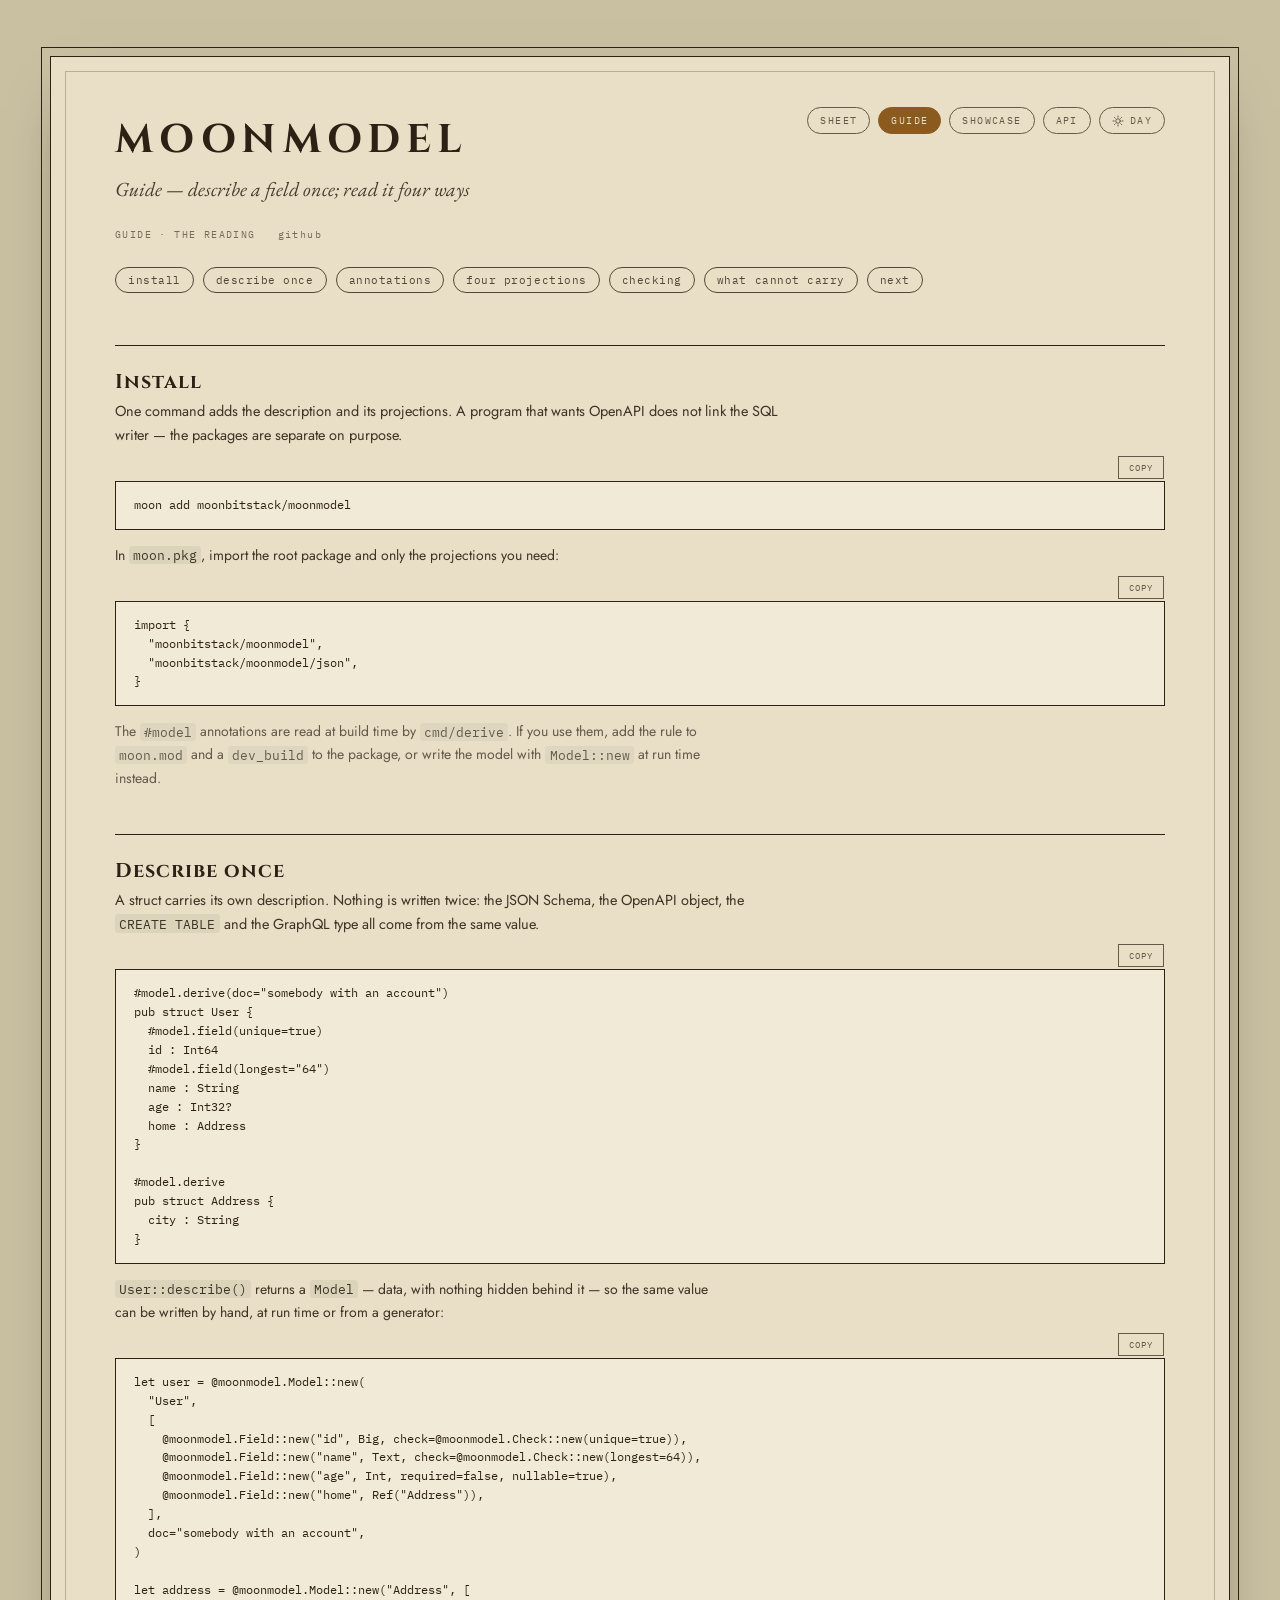
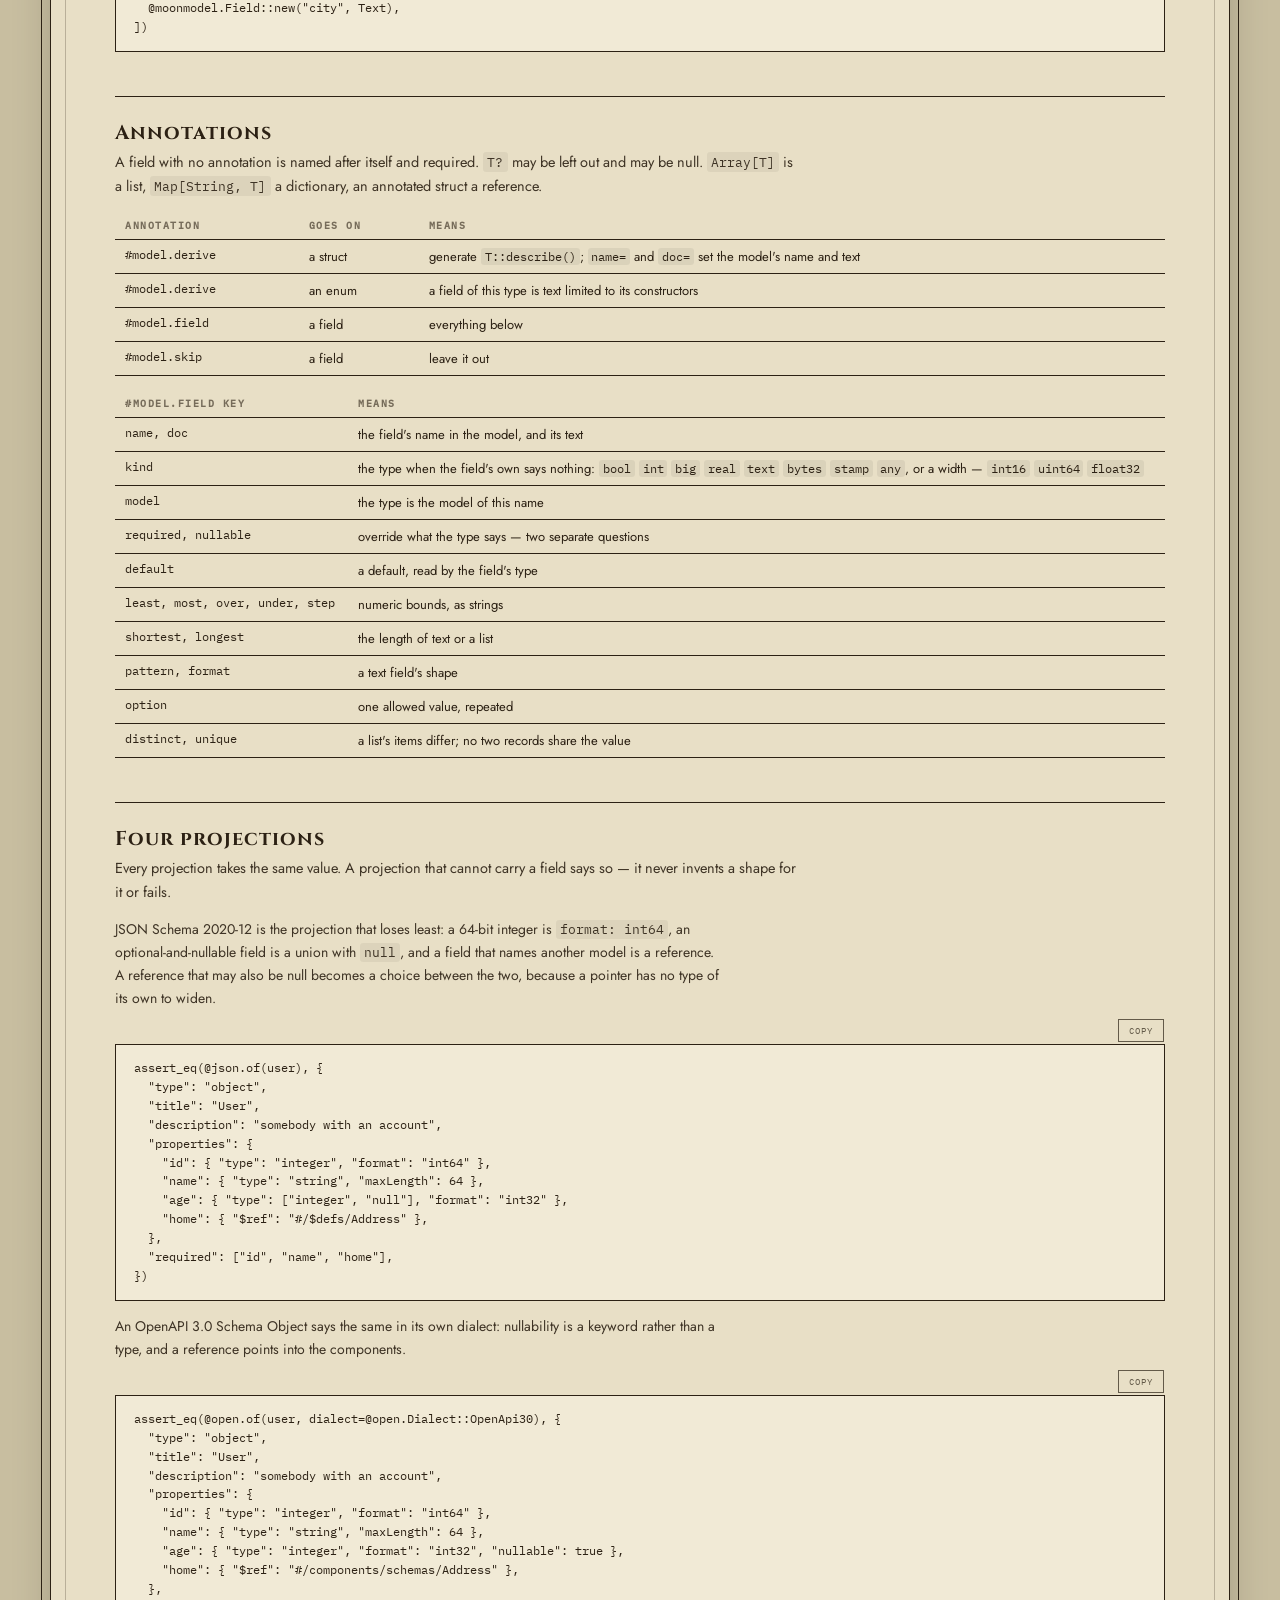
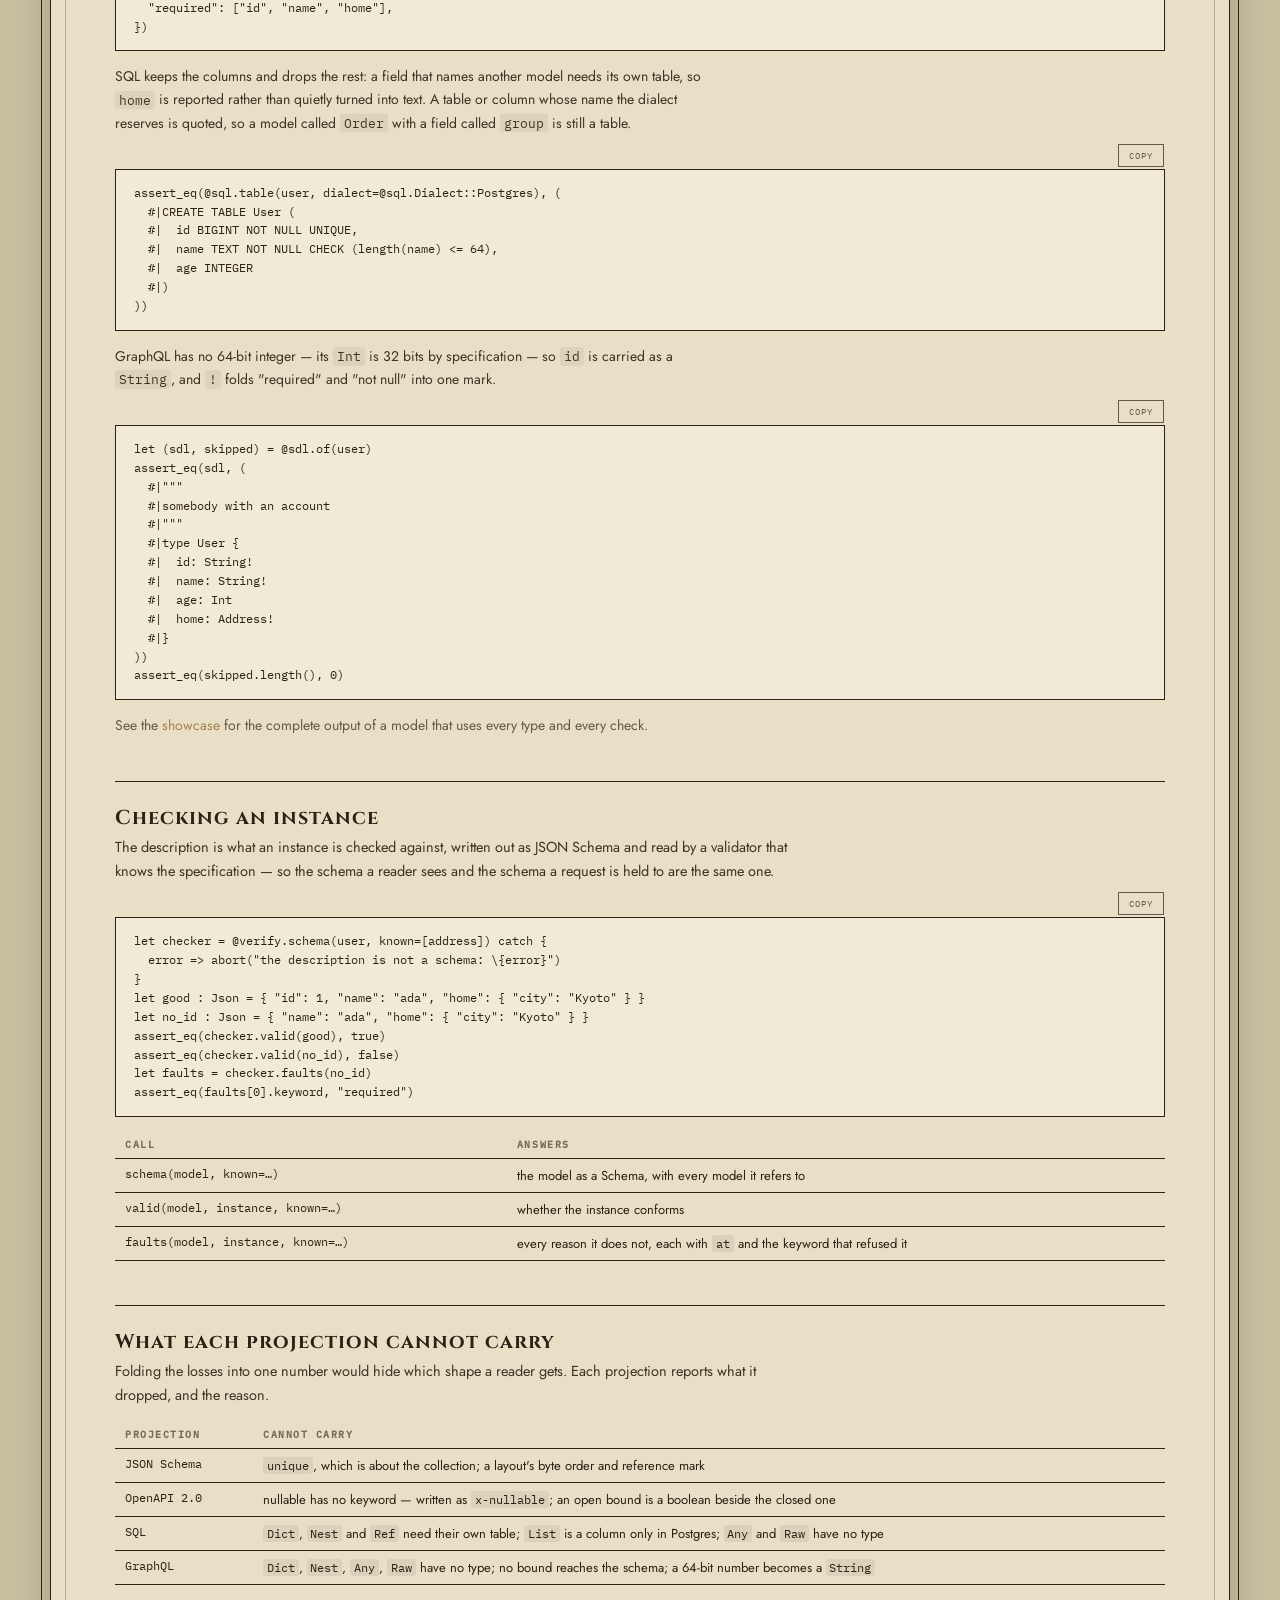
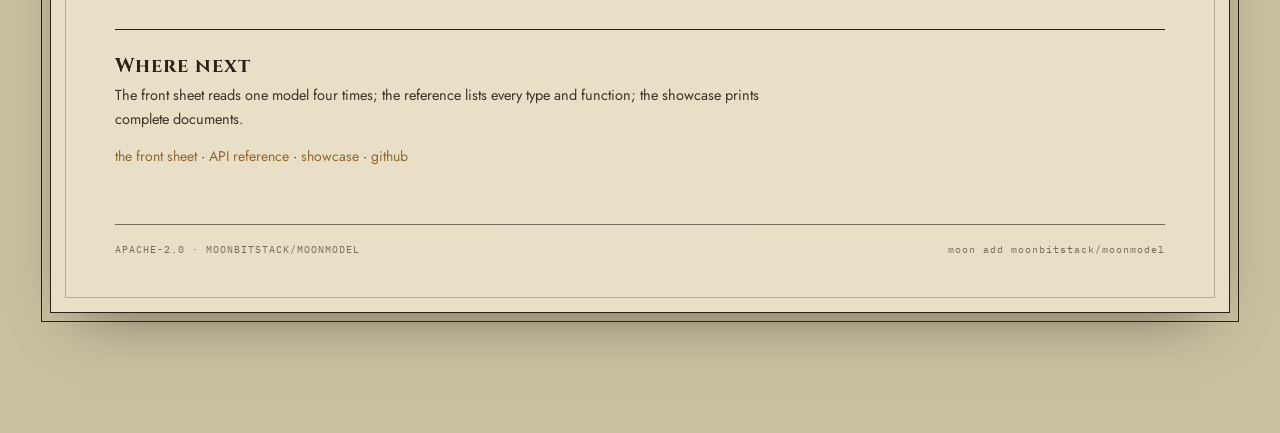
<file: docs/guide.html>
<!DOCTYPE html>
<html lang="en">
<head>
<meta charset="utf-8">
<meta name="viewport" content="width=device-width, initial-scale=1">
<title>MOONMODEL — guide</title>
<link rel="stylesheet" href="assets/type.css">
<link rel="stylesheet" href="assets/tokens.css">
<style>
  html,body{margin:0;background:var(--desk);color:var(--ink);}
  body{font-family:'Jost',system-ui,sans-serif;-webkit-font-smoothing:antialiased;}
  .wrap{max-width:1180px;margin:0 auto;padding:56px 40px 120px;}
  .sheet{background:var(--paper);border:1px solid var(--ink);outline:1px solid var(--ink);
         outline-offset:8px;padding:56px 64px;position:relative;box-shadow:0 24px 60px -30px rgba(0,0,0,.55);}
  .sheet::after{content:"";position:absolute;inset:14px;border:1px solid var(--ink);opacity:.25;pointer-events:none;}
  h1{font-family:'Cinzel',serif;font-weight:700;letter-spacing:.16em;font-size:40px;margin:0;}
  .sub{font-family:'EB Garamond',serif;font-style:italic;font-size:20px;opacity:.85;margin:.3em 0 0;}
  .meta{font-family:'IBM Plex Mono',monospace;font-size:10px;letter-spacing:.14em;opacity:.6;
         display:flex;gap:22px;margin-top:22px;flex-wrap:wrap;}
  .meta a{color:inherit;}
  nav{margin:26px 0 8px;display:flex;gap:9px;flex-wrap:wrap;}
  nav a{font-family:'IBM Plex Mono',monospace;font-size:10.5px;letter-spacing:.05em;text-decoration:none;
        color:var(--ink);border:1px solid var(--ink);border-radius:14px;padding:5px 12px;opacity:.8;}
  nav a:hover{background:var(--accent);color:var(--paper);border-color:var(--accent);}
  .sec{margin-top:44px;border-top:1px solid var(--ink);padding-top:22px;}
  .sec h2{font-family:'Cinzel',serif;font-size:20px;letter-spacing:.05em;margin:0 0 .2em;}
  .sec .lead{font-size:14.5px;line-height:1.65;opacity:.9;margin:0 0 12px;max-width:76ch;}
  p{font-size:14px;line-height:1.65;opacity:.9;max-width:76ch;}
  code{font-family:'IBM Plex Mono',monospace;font-size:.92em;background:rgba(0,0,0,.06);
       padding:.06em .32em;border-radius:3px;}
  .code{position:relative;background:var(--paper-hi);border:1px solid var(--ink);margin:34px 0 4px;}
  .code pre{margin:0;padding:14px 18px;overflow:auto;max-height:460px;
            font-family:'IBM Plex Mono',monospace;font-size:11.8px;line-height:1.6;}
  .copy{position:absolute;top:-26px;right:0;font-family:'IBM Plex Mono',monospace;font-size:9px;
        letter-spacing:.12em;padding:5px 10px;border:1px solid var(--ink);background:var(--paper);
        color:var(--ink);cursor:pointer;opacity:.7;}
  .copy:hover,.copy.done{opacity:1;background:var(--accent);color:var(--paper);border-color:var(--accent);}
  table{width:100%;border-collapse:collapse;margin:14px 0 6px;font-size:13px;}
  th,td{text-align:left;padding:7px 10px;border-bottom:1px solid var(--ink);vertical-align:top;}
  th{font-family:'IBM Plex Mono',monospace;font-size:9.5px;letter-spacing:.16em;text-transform:uppercase;opacity:.6;}
  td:first-child{font-family:'IBM Plex Mono',monospace;font-size:12px;white-space:nowrap;}
  .muted{opacity:.7;}
  .foot{margin-top:56px;padding-top:18px;border-top:1px solid var(--ink);
        font-family:'IBM Plex Mono',monospace;font-size:10px;letter-spacing:.1em;opacity:.6;
        display:flex;justify-content:space-between;gap:16px;flex-wrap:wrap;}
  a{color:var(--accent);}
</style>
</head>
<body>
<div class="wrap"><div class="sheet">
  <header class="doc-head">
  <h1>MOONMODEL</h1>
  <div class="pagerail" role="navigation" aria-label="pages">
    <a href="index.html">sheet</a>
    <a href="guide.html" aria-current="page">guide</a>
    <a href="showcase.html">showcase</a>
    <a href="api.html">api</a>
  </div>
  <p class="sub">Guide — describe a field once; read it four ways</p>
  <div class="meta">
    <span>GUIDE · THE READING</span>
    <span><a href="https://github.com/moonbitstack/moonmodel">github</a></span>
  </div>
  <nav>
    <a href="#install">install</a>
    <a href="#describe">describe once</a>
    <a href="#annotations">annotations</a>
    <a href="#projections">four projections</a>
    <a href="#verify">checking</a>
    <a href="#limits">what cannot carry</a>
    <a href="#next">next</a>
  </nav>
  </header>

  <section class="sec" id="install">
    <h2>Install</h2>
    <p class="lead">One command adds the description and its projections. A program that wants OpenAPI does not link the SQL writer — the packages are separate on purpose.</p>
    <div class="code"><button class="copy" type="button">COPY</button><pre>moon add moonbitstack/moonmodel</pre></div>
    <p>In <code>moon.pkg</code>, import the root package and only the projections you need:</p>
    <div class="code"><button class="copy" type="button">COPY</button><pre>import {
  "moonbitstack/moonmodel",
  "moonbitstack/moonmodel/json",
}</pre></div>
    <p class="muted">The <code>#model</code> annotations are read at build time by <code>cmd/derive</code>. If you use them, add the rule to <code>moon.mod</code> and a <code>dev_build</code> to the package, or write the model with <code>Model::new</code> at run time instead.</p>
  </section>

  <section class="sec" id="describe">
    <h2>Describe once</h2>
    <p class="lead">A struct carries its own description. Nothing is written twice: the JSON Schema, the OpenAPI object, the <code>CREATE TABLE</code> and the GraphQL type all come from the same value.</p>
    <div class="code"><button class="copy" type="button">COPY</button><pre>#model.derive(doc="somebody with an account")
pub struct User {
  #model.field(unique=true)
  id : Int64
  #model.field(longest="64")
  name : String
  age : Int32?
  home : Address
}

#model.derive
pub struct Address {
  city : String
}</pre></div>
    <p><code>User::describe()</code> returns a <code>Model</code> — data, with nothing hidden behind it — so the same value can be written by hand, at run time or from a generator:</p>
    <div class="code"><button class="copy" type="button">COPY</button><pre class="mbt">let user = @moonmodel.Model::new(
  "User",
  [
    @moonmodel.Field::new("id", Big, check=@moonmodel.Check::new(unique=true)),
    @moonmodel.Field::new("name", Text, check=@moonmodel.Check::new(longest=64)),
    @moonmodel.Field::new("age", Int, required=false, nullable=true),
    @moonmodel.Field::new("home", Ref("Address")),
  ],
  doc="somebody with an account",
)

let address = @moonmodel.Model::new("Address", [
  @moonmodel.Field::new("city", Text),
])</pre></div>
  </section>

  <section class="sec" id="annotations">
    <h2>Annotations</h2>
    <p class="lead">A field with no annotation is named after itself and required. <code>T?</code> may be left out and may be null. <code>Array[T]</code> is a list, <code>Map[String, T]</code> a dictionary, an annotated struct a reference.</p>
    <table>
      <tr><th>Annotation</th><th>Goes on</th><th>Means</th></tr>
      <tr><td>#model.derive</td><td>a struct</td><td>generate <code>T::describe()</code>; <code>name=</code> and <code>doc=</code> set the model's name and text</td></tr>
      <tr><td>#model.derive</td><td>an enum</td><td>a field of this type is text limited to its constructors</td></tr>
      <tr><td>#model.field</td><td>a field</td><td>everything below</td></tr>
      <tr><td>#model.skip</td><td>a field</td><td>leave it out</td></tr>
    </table>
    <table>
      <tr><th>#model.field key</th><th>Means</th></tr>
      <tr><td>name, doc</td><td>the field's name in the model, and its text</td></tr>
      <tr><td>kind</td><td>the type when the field's own says nothing: <code>bool</code> <code>int</code> <code>big</code> <code>real</code> <code>text</code> <code>bytes</code> <code>stamp</code> <code>any</code>, or a width — <code>int16</code> <code>uint64</code> <code>float32</code></td></tr>
      <tr><td>model</td><td>the type is the model of this name</td></tr>
      <tr><td>required, nullable</td><td>override what the type says — two separate questions</td></tr>
      <tr><td>default</td><td>a default, read by the field's type</td></tr>
      <tr><td>least, most, over, under, step</td><td>numeric bounds, as strings</td></tr>
      <tr><td>shortest, longest</td><td>the length of text or a list</td></tr>
      <tr><td>pattern, format</td><td>a text field's shape</td></tr>
      <tr><td>option</td><td>one allowed value, repeated</td></tr>
      <tr><td>distinct, unique</td><td>a list's items differ; no two records share the value</td></tr>
    </table>
  </section>

  <section class="sec" id="projections">
    <h2>Four projections</h2>
    <p class="lead">Every projection takes the same value. A projection that cannot carry a field says so — it never invents a shape for it or fails.</p>
    <p>JSON Schema 2020-12 is the projection that loses least: a 64-bit integer is <code>format: int64</code>, an optional-and-nullable field is a union with <code>null</code>, and a field that names another model is a reference. A reference that may also be null becomes a choice between the two, because a pointer has no type of its own to widen.</p>
    <div class="code"><button class="copy" type="button">COPY</button><pre class="mbt">assert_eq(@json.of(user), {
  "type": "object",
  "title": "User",
  "description": "somebody with an account",
  "properties": {
    "id": { "type": "integer", "format": "int64" },
    "name": { "type": "string", "maxLength": 64 },
    "age": { "type": ["integer", "null"], "format": "int32" },
    "home": { "$ref": "#/$defs/Address" },
  },
  "required": ["id", "name", "home"],
})</pre></div>
    <p>An OpenAPI 3.0 Schema Object says the same in its own dialect: nullability is a keyword rather than a type, and a reference points into the components.</p>
    <div class="code"><button class="copy" type="button">COPY</button><pre class="mbt">assert_eq(@open.of(user, dialect=@open.Dialect::OpenApi30), {
  "type": "object",
  "title": "User",
  "description": "somebody with an account",
  "properties": {
    "id": { "type": "integer", "format": "int64" },
    "name": { "type": "string", "maxLength": 64 },
    "age": { "type": "integer", "format": "int32", "nullable": true },
    "home": { "$ref": "#/components/schemas/Address" },
  },
  "required": ["id", "name", "home"],
})</pre></div>
    <p>SQL keeps the columns and drops the rest: a field that names another model needs its own table, so <code>home</code> is reported rather than quietly turned into text. A table or column whose name the dialect reserves is quoted, so a model called <code>Order</code> with a field called <code>group</code> is still a table.</p>
    <div class="code"><button class="copy" type="button">COPY</button><pre class="mbt">assert_eq(@sql.table(user, dialect=@sql.Dialect::Postgres), (
  #|CREATE TABLE User (
  #|  id BIGINT NOT NULL UNIQUE,
  #|  name TEXT NOT NULL CHECK (length(name) &lt;= 64),
  #|  age INTEGER
  #|)
))</pre></div>
    <p>GraphQL has no 64-bit integer — its <code>Int</code> is 32 bits by specification — so <code>id</code> is carried as a <code>String</code>, and <code>!</code> folds "required" and "not null" into one mark.</p>
    <div class="code"><button class="copy" type="button">COPY</button><pre class="mbt">let (sdl, skipped) = @sdl.of(user)
assert_eq(sdl, (
  #|"""
  #|somebody with an account
  #|"""
  #|type User {
  #|  id: String!
  #|  name: String!
  #|  age: Int
  #|  home: Address!
  #|}
))
assert_eq(skipped.length(), 0)</pre></div>
    <p class="muted">See the <a href="showcase.html">showcase</a> for the complete output of a model that uses every type and every check.</p>
  </section>

  <section class="sec" id="verify">
    <h2>Checking an instance</h2>
    <p class="lead">The description is what an instance is checked against, written out as JSON Schema and read by a validator that knows the specification — so the schema a reader sees and the schema a request is held to are the same one.</p>
    <div class="code"><button class="copy" type="button">COPY</button><pre class="mbt">let checker = @verify.schema(user, known=[address]) catch {
  error => abort("the description is not a schema: \{error}")
}
let good : Json = { "id": 1, "name": "ada", "home": { "city": "Kyoto" } }
let no_id : Json = { "name": "ada", "home": { "city": "Kyoto" } }
assert_eq(checker.valid(good), true)
assert_eq(checker.valid(no_id), false)
let faults = checker.faults(no_id)
assert_eq(faults[0].keyword, "required")</pre></div>
    <table>
      <tr><th>Call</th><th>Answers</th></tr>
      <tr><td>schema(model, known=…)</td><td>the model as a Schema, with every model it refers to</td></tr>
      <tr><td>valid(model, instance, known=…)</td><td>whether the instance conforms</td></tr>
      <tr><td>faults(model, instance, known=…)</td><td>every reason it does not, each with <code>at</code> and the keyword that refused it</td></tr>
    </table>
  </section>

  <section class="sec" id="limits">
    <h2>What each projection cannot carry</h2>
    <p class="lead">Folding the losses into one number would hide which shape a reader gets. Each projection reports what it dropped, and the reason.</p>
    <table>
      <tr><th>Projection</th><th>Cannot carry</th></tr>
      <tr><td>JSON Schema</td><td><code>unique</code>, which is about the collection; a layout's byte order and reference mark</td></tr>
      <tr><td>OpenAPI 2.0</td><td>nullable has no keyword — written as <code>x-nullable</code>; an open bound is a boolean beside the closed one</td></tr>
      <tr><td>SQL</td><td><code>Dict</code>, <code>Nest</code> and <code>Ref</code> need their own table; <code>List</code> is a column only in Postgres; <code>Any</code> and <code>Raw</code> have no type</td></tr>
      <tr><td>GraphQL</td><td><code>Dict</code>, <code>Nest</code>, <code>Any</code>, <code>Raw</code> have no type; no bound reaches the schema; a 64-bit number becomes a <code>String</code></td></tr>
    </table>
  </section>

  <section class="sec" id="next">
    <h2>Where next</h2>
    <p class="lead">The front sheet reads one model four times; the reference lists every type and function; the showcase prints complete documents.</p>
    <p>
      <a href="index.html">the front sheet</a> ·
      <a href="api.html">API reference</a> ·
      <a href="showcase.html">showcase</a> ·
      <a href="https://github.com/moonbitstack/moonmodel">github</a>
    </p>
  </section>

  <div class="foot">
    <span>APACHE-2.0 · MOONBITSTACK/MOONMODEL</span>
    <span>moon add moonbitstack/moonmodel</span>
  </div>
</div></div>
<script>
  document.querySelectorAll('.copy').forEach(btn => {
    btn.addEventListener('click', () => {
      const pre = btn.parentElement.querySelector('pre');
      const text = pre ? pre.textContent : '';
      const done = () => {
        btn.textContent = 'COPIED';
        btn.classList.add('done');
        setTimeout(() => { btn.textContent = 'COPY'; btn.classList.remove('done'); }, 1200);
      };
      if (navigator.clipboard && navigator.clipboard.writeText) {
        navigator.clipboard.writeText(text).then(done, done);
      } else { done(); }
    });
  });
</script>
<script src="assets/ui.js" defer></script>
</body>
</html>
</file>
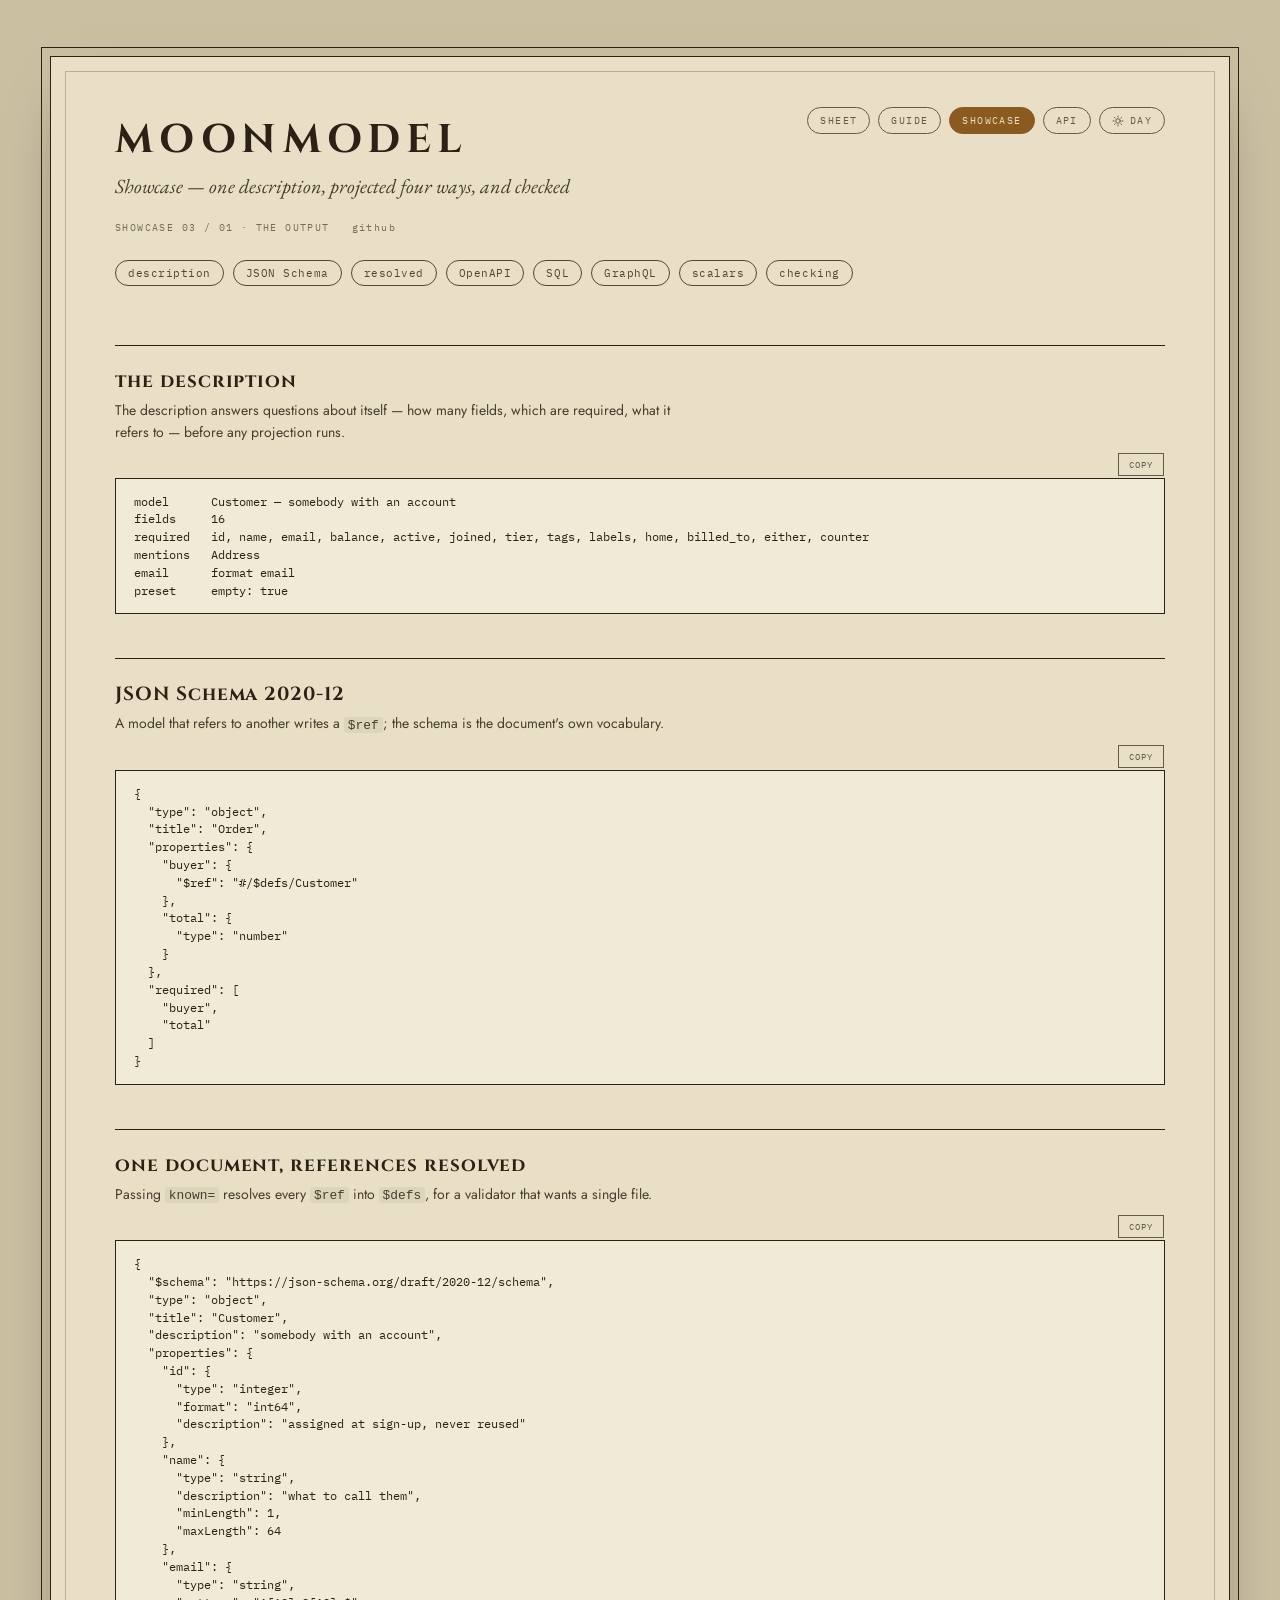
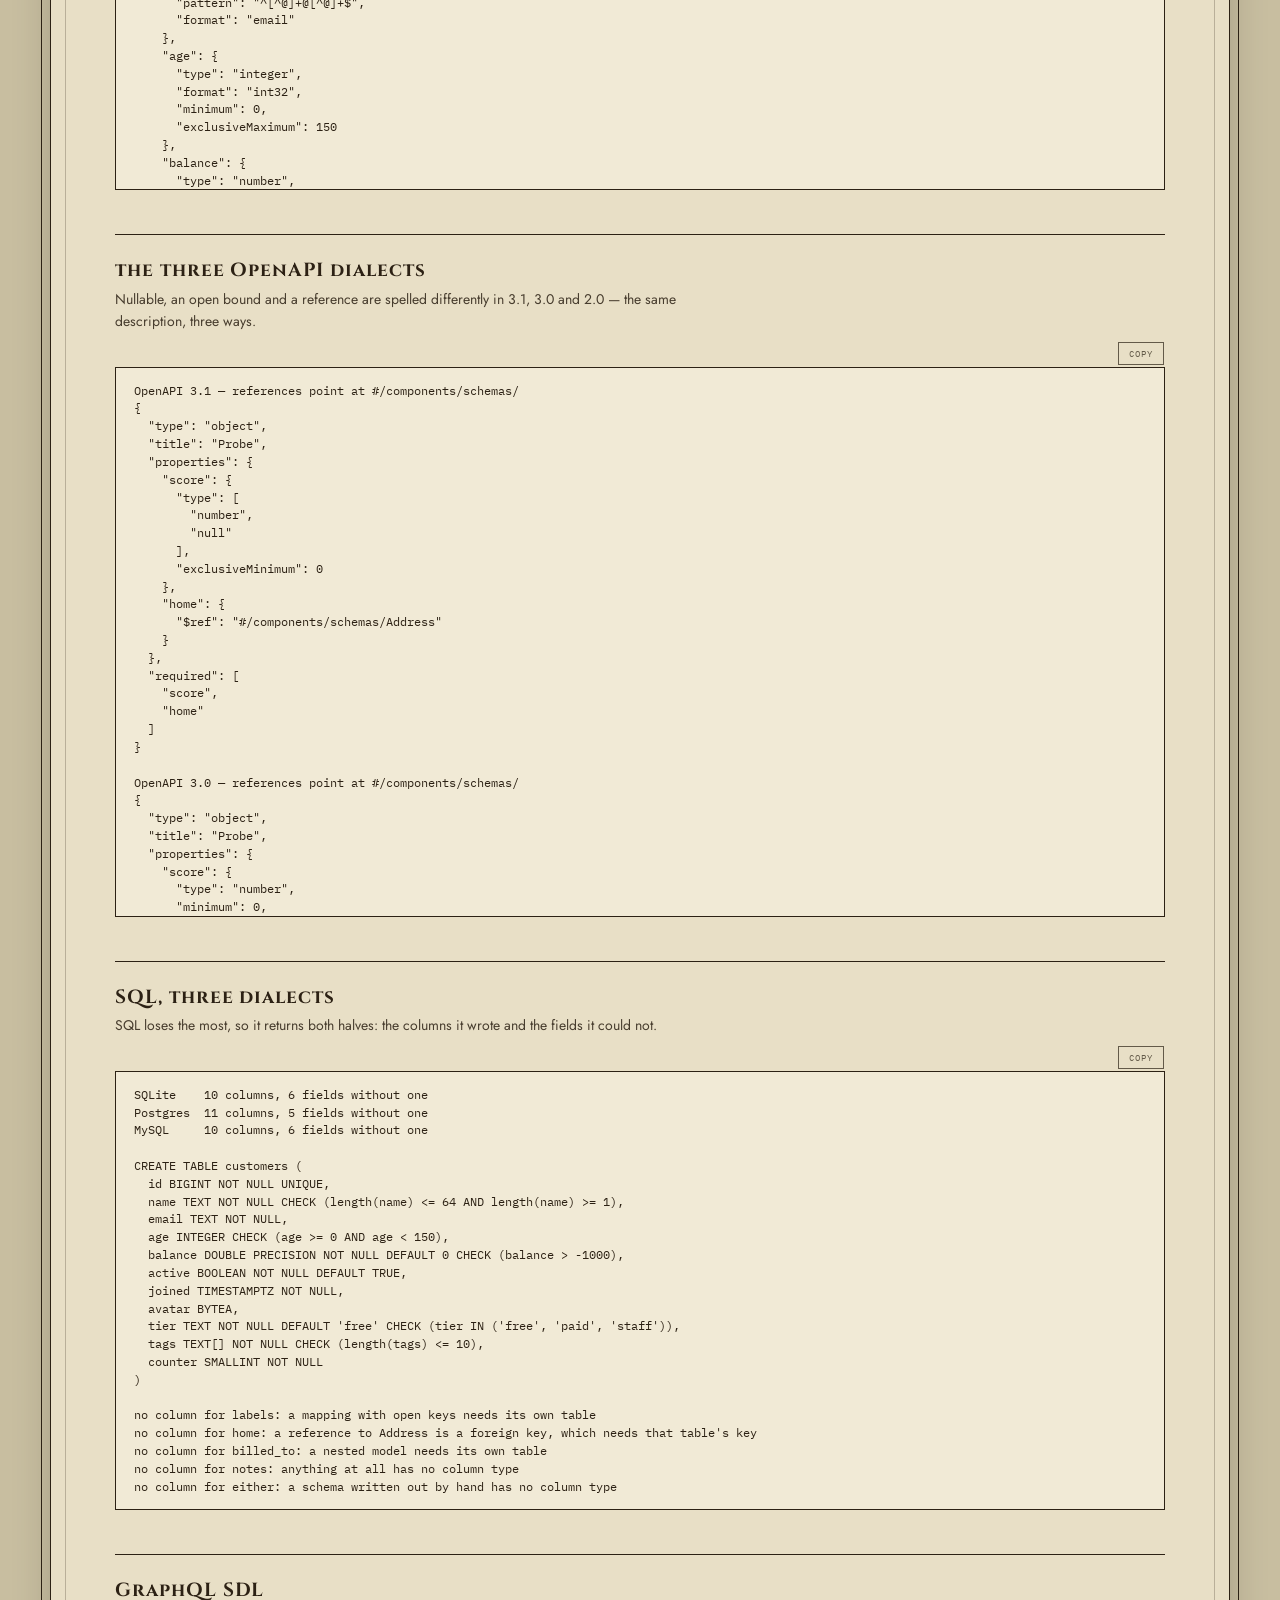
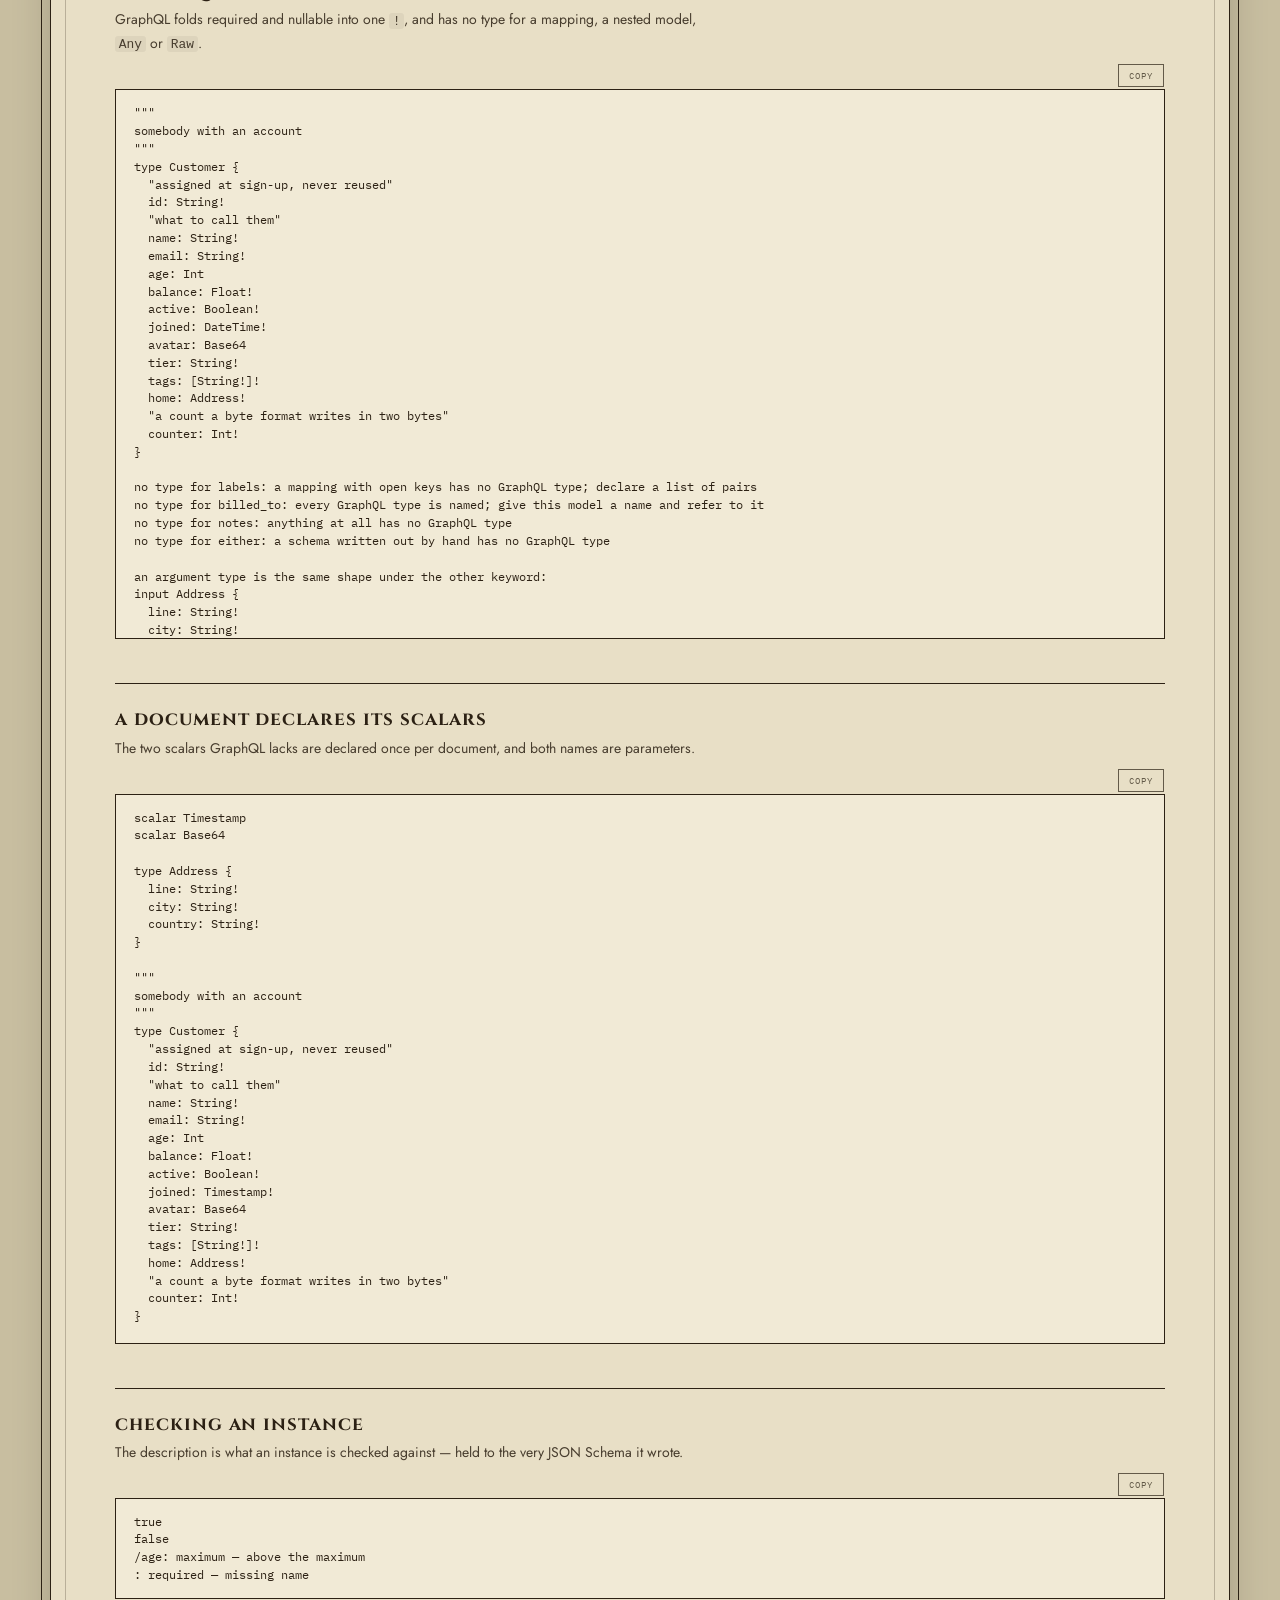
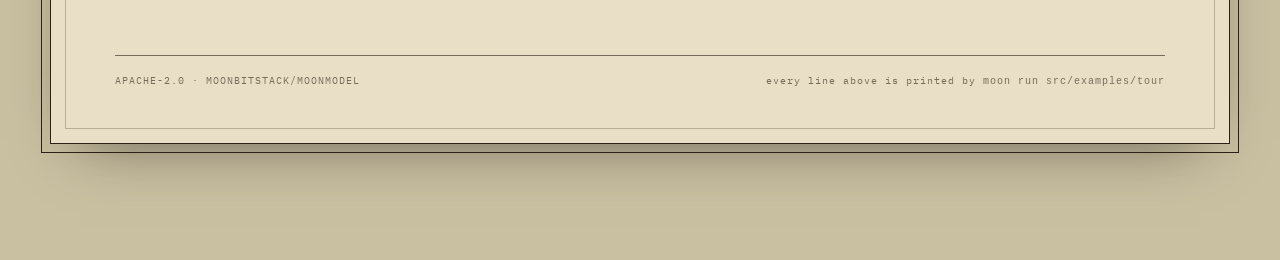
<file: docs/showcase.html>
<!DOCTYPE html>
<html lang="en">
<head>
<meta charset="utf-8">
<meta name="viewport" content="width=device-width, initial-scale=1">
<title>MOONMODEL — showcase</title>
<link rel="stylesheet" href="assets/type.css">
<link rel="stylesheet" href="assets/tokens.css">
<style>
  html,body{margin:0;background:var(--desk);color:var(--ink);}
  body{font-family:'Jost',system-ui,sans-serif;-webkit-font-smoothing:antialiased;}
  .wrap{max-width:1180px;margin:0 auto;padding:56px 40px 120px;}
  .sheet{background:var(--paper);border:1px solid var(--ink);outline:1px solid var(--ink);
         outline-offset:8px;padding:56px 64px;position:relative;box-shadow:0 24px 60px -30px rgba(0,0,0,.55);}
  .sheet::after{content:"";position:absolute;inset:14px;border:1px solid var(--ink);opacity:.25;pointer-events:none;}
  h1{font-family:'Cinzel',serif;font-weight:700;letter-spacing:.16em;font-size:40px;margin:0;}
  .sub{font-family:'EB Garamond',serif;font-style:italic;font-size:20px;opacity:.85;margin:.3em 0 0;}
  .meta{font-family:'IBM Plex Mono',monospace;font-size:10px;letter-spacing:.14em;opacity:.6;
         display:flex;gap:22px;margin-top:22px;flex-wrap:wrap;}
  .meta a{color:inherit;}
  nav{margin:26px 0 8px;display:flex;gap:9px;flex-wrap:wrap;}
  nav a{font-family:'IBM Plex Mono',monospace;font-size:10.5px;letter-spacing:.05em;text-decoration:none;
        color:var(--ink);border:1px solid var(--ink);border-radius:14px;padding:5px 12px;opacity:.8;}
  nav a:hover{background:var(--accent);color:var(--paper);border-color:var(--accent);}
  .sec{margin-top:44px;border-top:1px solid var(--ink);padding-top:22px;}
  .sec h2{font-family:'Cinzel',serif;font-size:19px;letter-spacing:.05em;margin:0 0 .25em;}
  .intro{font-size:14px;line-height:1.6;opacity:.85;margin:0 0 12px;max-width:74ch;}
  .intro code{background:rgba(0,0,0,.06);padding:.05em .3em;border-radius:3px;font-size:.92em;}
  .code{position:relative;background:var(--paper-hi);border:1px solid var(--ink);margin:34px 0 4px;}
  .code pre{margin:0;padding:14px 18px;overflow:auto;max-height:520px;
            font-family:'IBM Plex Mono',monospace;font-size:11.5px;line-height:1.55;color:var(--ink);}
  .copy{position:absolute;top:-26px;right:0;font-family:'IBM Plex Mono',monospace;font-size:9px;
        letter-spacing:.12em;padding:5px 10px;border:1px solid var(--ink);background:var(--paper);
        color:var(--ink);cursor:pointer;opacity:.7;}
  .copy:hover{opacity:1;background:var(--accent);color:var(--paper);border-color:var(--accent);}
  .copy.done{background:var(--accent);color:var(--paper);border-color:var(--accent);opacity:1;}
  .foot{margin-top:56px;padding-top:18px;border-top:1px solid var(--ink);
        font-family:'IBM Plex Mono',monospace;font-size:10px;letter-spacing:.1em;opacity:.6;
        display:flex;justify-content:space-between;gap:16px;flex-wrap:wrap;}
  a{color:var(--accent);}
</style>
</head>
<body>
<div class="wrap"><div class="sheet">
  <header class="doc-head">
  <h1>MOONMODEL</h1>
  <div class="pagerail" role="navigation" aria-label="pages">
    <a href="index.html">sheet</a>
    <a href="guide.html">guide</a>
    <a href="showcase.html" aria-current="page">showcase</a>
    <a href="api.html">api</a>
  </div>
  <p class="sub">Showcase — one description, projected four ways, and checked</p>
  <div class="meta">
    <span>SHOWCASE 03 / 01 · THE OUTPUT</span>
    <span><a href="https://github.com/moonbitstack/moonmodel">github</a></span>
  </div>
  <nav><a href="#the-description">description</a><a href="#json-schema-2020-12">JSON Schema</a><a href="#one-document-references-resolved">resolved</a><a href="#the-three-openapi-dialects">OpenAPI</a><a href="#sql-three-dialects">SQL</a><a href="#graphql-sdl">GraphQL</a><a href="#a-document-declares-its-scalars">scalars</a><a href="#checking-an-instance">checking</a></nav>
  </header>
  <section class="sec" id="the-description"><h2>the description</h2><p class="intro">The description answers questions about itself — how many fields, which are required, what it refers to — before any projection runs.</p><div class="code"><button class="copy" type="button" aria-label="copy">COPY</button><pre>model      Customer — somebody with an account
fields     16
required   id, name, email, balance, active, joined, tier, tags, labels, home, billed_to, either, counter
mentions   Address
email      format email
preset     empty: true</pre></div></section><section class="sec" id="json-schema-2020-12"><h2>JSON Schema 2020-12</h2><p class="intro">A model that refers to another writes a <code>$ref</code>; the schema is the document's own vocabulary.</p><div class="code"><button class="copy" type="button" aria-label="copy">COPY</button><pre>{
  "type": "object",
  "title": "Order",
  "properties": {
    "buyer": {
      "$ref": "#/$defs/Customer"
    },
    "total": {
      "type": "number"
    }
  },
  "required": [
    "buyer",
    "total"
  ]
}</pre></div></section><section class="sec" id="one-document-references-resolved"><h2>one document, references resolved</h2><p class="intro">Passing <code>known=</code> resolves every <code>$ref</code> into <code>$defs</code>, for a validator that wants a single file.</p><div class="code"><button class="copy" type="button" aria-label="copy">COPY</button><pre>{
  "$schema": "https://json-schema.org/draft/2020-12/schema",
  "type": "object",
  "title": "Customer",
  "description": "somebody with an account",
  "properties": {
    "id": {
      "type": "integer",
      "format": "int64",
      "description": "assigned at sign-up, never reused"
    },
    "name": {
      "type": "string",
      "description": "what to call them",
      "minLength": 1,
      "maxLength": 64
    },
    "email": {
      "type": "string",
      "pattern": "^[^@]+@[^@]+$",
      "format": "email"
    },
    "age": {
      "type": "integer",
      "format": "int32",
      "minimum": 0,
      "exclusiveMaximum": 150
    },
    "balance": {
      "type": "number",
      "default": 0,
      "exclusiveMinimum": -1000,
      "multipleOf": 0.01
    },
    "active": {
      "type": "boolean",
      "default": true
    },
    "joined": {
      "type": "string",
      "format": "date-time"
    },
    "avatar": {
      "type": [
        "string",
        "null"
      ],
      "format": "byte"
    },
    "tier": {
      "type": "string",
      "default": "free",
      "enum": [
        "free",
        "paid",
        "staff"
      ]
    },
    "tags": {
      "type": "array",
      "items": {
        "type": "string"
      },
      "maxItems": 10,
      "uniqueItems": true
    },
    "labels": {
      "type": "object",
      "additionalProperties": {
        "type": "string"
      }
    },
    "home": {
      "$ref": "#/$defs/Address"
    },
    "billed_to": {
      "type": "object",
      "properties": {
        "name": {
          "type": "string"
        },
        "vat": {
          "type": "string"
        }
      },
      "required": [
        "name"
      ]
    },
    "notes": {},
    "either": {
      "oneOf": [
        {
          "type": "string"
        },
        {
          "type": "integer"
        }
      ]
    },
    "counter": {
      "type": "integer",
      "format": "uint16",
      "description": "a count a byte format writes in two bytes"
    }
  },
  "required": [
    "id",
    "name",
    "email",
    "balance",
    "active",
    "joined",
    "tier",
    "tags",
    "labels",
    "home",
    "billed_to",
    "either",
    "counter"
  ],
  "$defs": {
    "Address": {
      "type": "object",
      "title": "Address",
      "properties": {
        "line": {
          "type": "string"
        },
        "city": {
          "type": "string"
        },
        "country": {
          "type": "string",
          "minLength": 2,
          "maxLength": 2
        }
      },
      "required": [
        "line",
        "city",
        "country"
      ]
    }
  }
}</pre></div></section><section class="sec" id="the-three-openapi-dialects"><h2>the three OpenAPI dialects</h2><p class="intro">Nullable, an open bound and a reference are spelled differently in 3.1, 3.0 and 2.0 — the same description, three ways.</p><div class="code"><button class="copy" type="button" aria-label="copy">COPY</button><pre>OpenAPI 3.1 — references point at #/components/schemas/
{
  "type": "object",
  "title": "Probe",
  "properties": {
    "score": {
      "type": [
        "number",
        "null"
      ],
      "exclusiveMinimum": 0
    },
    "home": {
      "$ref": "#/components/schemas/Address"
    }
  },
  "required": [
    "score",
    "home"
  ]
}

OpenAPI 3.0 — references point at #/components/schemas/
{
  "type": "object",
  "title": "Probe",
  "properties": {
    "score": {
      "type": "number",
      "minimum": 0,
      "exclusiveMinimum": true,
      "nullable": true
    },
    "home": {
      "$ref": "#/components/schemas/Address"
    }
  },
  "required": [
    "score",
    "home"
  ]
}

Swagger 2.0 — references point at #/definitions/
{
  "type": "object",
  "title": "Probe",
  "properties": {
    "score": {
      "type": "number",
      "minimum": 0,
      "exclusiveMinimum": true,
      "x-nullable": true
    },
    "home": {
      "$ref": "#/definitions/Address"
    }
  },
  "required": [
    "score",
    "home"
  ]
}

2.0 keeps them under definitions:
{
  "definitions": {
    "Address": {
      "type": "object",
      "properties": {
        "line": {
          "type": "string"
        },
        "city": {
          "type": "string"
        },
        "country": {
          "type": "string",
          "minLength": 2,
          "maxLength": 2
        }
      },
      "required": [
        "line",
        "city",
        "country"
      ]
    }
  }
}</pre></div></section><section class="sec" id="sql-three-dialects"><h2>SQL, three dialects</h2><p class="intro">SQL loses the most, so it returns both halves: the columns it wrote and the fields it could not.</p><div class="code"><button class="copy" type="button" aria-label="copy">COPY</button><pre>SQLite    10 columns, 6 fields without one
Postgres  11 columns, 5 fields without one
MySQL     10 columns, 6 fields without one

CREATE TABLE customers (
  id BIGINT NOT NULL UNIQUE,
  name TEXT NOT NULL CHECK (length(name) &lt;= 64 AND length(name) &gt;= 1),
  email TEXT NOT NULL,
  age INTEGER CHECK (age &gt;= 0 AND age &lt; 150),
  balance DOUBLE PRECISION NOT NULL DEFAULT 0 CHECK (balance &gt; -1000),
  active BOOLEAN NOT NULL DEFAULT TRUE,
  joined TIMESTAMPTZ NOT NULL,
  avatar BYTEA,
  tier TEXT NOT NULL DEFAULT 'free' CHECK (tier IN ('free', 'paid', 'staff')),
  tags TEXT[] NOT NULL CHECK (length(tags) &lt;= 10),
  counter SMALLINT NOT NULL
)

no column for labels: a mapping with open keys needs its own table
no column for home: a reference to Address is a foreign key, which needs that table's key
no column for billed_to: a nested model needs its own table
no column for notes: anything at all has no column type
no column for either: a schema written out by hand has no column type</pre></div></section><section class="sec" id="graphql-sdl"><h2>GraphQL SDL</h2><p class="intro">GraphQL folds required and nullable into one <code>!</code>, and has no type for a mapping, a nested model, <code>Any</code> or <code>Raw</code>.</p><div class="code"><button class="copy" type="button" aria-label="copy">COPY</button><pre>"""
somebody with an account
"""
type Customer {
  "assigned at sign-up, never reused"
  id: String!
  "what to call them"
  name: String!
  email: String!
  age: Int
  balance: Float!
  active: Boolean!
  joined: DateTime!
  avatar: Base64
  tier: String!
  tags: [String!]!
  home: Address!
  "a count a byte format writes in two bytes"
  counter: Int!
}

no type for labels: a mapping with open keys has no GraphQL type; declare a list of pairs
no type for billed_to: every GraphQL type is named; give this model a name and refer to it
no type for notes: anything at all has no GraphQL type
no type for either: a schema written out by hand has no GraphQL type

an argument type is the same shape under the other keyword:
input Address {
  line: String!
  city: String!
  country: String!
}</pre></div></section><section class="sec" id="a-document-declares-its-scalars"><h2>a document declares its scalars</h2><p class="intro">The two scalars GraphQL lacks are declared once per document, and both names are parameters.</p><div class="code"><button class="copy" type="button" aria-label="copy">COPY</button><pre>scalar Timestamp
scalar Base64

type Address {
  line: String!
  city: String!
  country: String!
}

"""
somebody with an account
"""
type Customer {
  "assigned at sign-up, never reused"
  id: String!
  "what to call them"
  name: String!
  email: String!
  age: Int
  balance: Float!
  active: Boolean!
  joined: Timestamp!
  avatar: Base64
  tier: String!
  tags: [String!]!
  home: Address!
  "a count a byte format writes in two bytes"
  counter: Int!
}

the presets are DateTime and Base64</pre></div></section><section class="sec" id="checking-an-instance"><h2>checking an instance</h2><p class="intro">The description is what an instance is checked against — held to the very JSON Schema it wrote.</p><div class="code"><button class="copy" type="button" aria-label="copy">COPY</button><pre>true
false
/age: maximum — above the maximum
: required — missing name</pre></div></section>
  <div class="foot">
    <span>APACHE-2.0 · MOONBITSTACK/MOONMODEL</span>
    <span>every line above is printed by <code>moon run src/examples/tour</code></span>
  </div>
</div></div>
<script>
  document.querySelectorAll('.copy').forEach(btn => {
    btn.addEventListener('click', () => {
      const pre = btn.parentElement.querySelector('pre');
      const text = pre ? pre.textContent : '';
      const done = () => {
        btn.textContent = 'COPIED';
        btn.classList.add('done');
        setTimeout(() => { btn.textContent = 'COPY'; btn.classList.remove('done'); }, 1200);
      };
      if (navigator.clipboard && navigator.clipboard.writeText) {
        navigator.clipboard.writeText(text).then(done, done);
      } else { done(); }
    });
  });
</script>
<script src="assets/ui.js" defer></script>
</body>
</html>
</file>
<file: docs/assets/type.css>
@font-face{font-family:'Jost';font-style:normal;font-weight:400 700;font-display:block;src:url([data-uri]) format('woff2');}
@font-face{font-family:'IBM Plex Mono';font-style:normal;font-weight:400;font-display:block;src:url([data-uri]) format('woff2');}
@font-face{font-family:'IBM Plex Mono';font-style:normal;font-weight:500;font-display:block;src:url([data-uri]) format('woff2');}
@font-face{font-family:'EB Garamond';font-style:italic;font-weight:400;font-display:block;src:url([data-uri]) format('woff2');}@font-face{font-family:'Cinzel';font-style:normal;font-weight:400 900;font-display:block;src:url([data-uri])}
</file>
<file: docs/assets/tokens.css>
/* ============================================================================
   MOONMODEL — Victoria III / nautical-chart design tokens
   ----------------------------------------------------------------------------
   Extracted from the Victoria 3 reference: an aged chart by day, the brass-on-
   navy menu by night. Four roles do all the work below:

     --paper   the sheet itself (the chart / the panel)
     --ink     the primary mark (sepia by day, cream by night)
     --accent  the one brass that carries interaction
     --desk    the sea around the sheet

   Every other token is a derivation; the ornament gold (--brass) and the
   correction red (--red) are the two a chart always keeps in reserve.
   ============================================================================ */

:root{
  /* --- day: a bright nautical chart ------------------------------------- */
  --paper:    #e8dfc6;   /* aged parchment the chart is drawn on            */
  --paper-hi: #f1ead6;   /* the lighter wash inside the frame               */
  --sea:      #d9d0b4;   /* the shallow sea the sheet floats on             */
  --desk:     #c9bfa1;   /* the darker desk beyond the sea                  */

  --ink:      #2c2114;   /* sepia ink — the hand that drew the coast        */
  --ink-soft: #6f5c41;   /* faded sepia for secondary text                  */
  --ink-faint:#a89b7e;   /* graticule, station lines, the barely-there ink  */

  --accent:   #8a5a1e;   /* brass, darkened so it holds on parchment        */
  --brass:    #b08d4a;   /* ornament gold — frames, pips, filigree          */
  --brass-hi: #c9a95c;   /* the bright edge of a brass rule                 */
  --red:      #a63a2e;   /* a chart's correction red — the × a projection  */
                         /* writes when it cannot carry a field             */
  --route:    #6f8ea3;   /* a dashed shipping route, faded blue-grey        */
}

/* --- night: the brass-on-navy menu, designed, not borrowed --------------- */
html.night{
  --paper:    #1b222c;   /* the panel, a deep navy charcoal                 */
  --paper-hi: #232c3a;   /* its lighter top edge                            */
  --sea:      #121a24;   /* the sea gone dark                               */
  --desk:     #0c1118;   /* the desk nearly black                           */

  --ink:      #e6ddc4;   /* cream ink on the dark panel                     */
  --ink-soft: #9aa3ad;   /* a cold grey for secondary text                  */
  --ink-faint:#39434f;   /* graticule and stations, faint in the dark       */

  --accent:   #c9a95c;   /* brass, bright against navy                      */
  --brass:    #c9a95c;   /* the same brass, now the ornament itself         */
  --brass-hi: #e0c884;   /* a brightening edge                              */
  --red:      #c8605a;   /* a lighter correction red for the dark ground    */
  --route:    #5a7f97;   /* a route line that reads on the dark ground      */
}

/* ============================================================================
   NATIVE CHROME, DRESSED — there is no browser default left on the sheet.
   The scrollbar is brass on parchment; every control is drawn from the same
   four roles, so a form reads as part of the chart and not as a widget.
   ============================================================================ */

/* --- the scrollbar: a brass thumb on a faint ink track ------------------- */
html{scrollbar-color:var(--accent) transparent;scrollbar-width:thin;}
*{
  scrollbar-width: thin;
  scrollbar-color: var(--accent) transparent;
}
*::-webkit-scrollbar{width:11px;height:11px;}
*::-webkit-scrollbar-track{background:transparent;}
*::-webkit-scrollbar-thumb{
  background:var(--accent);
  border:3px solid var(--desk);
  border-radius:6px;
}
*::-webkit-scrollbar-thumb:hover{background:var(--brass-hi);}
*::-webkit-scrollbar-corner{background:transparent;}

/* --- controls: no rounded default, no system blue ------------------------ */
input,select,textarea,button{
  font:inherit;
  color:var(--ink);
  background:var(--paper-hi);
  border:1px solid var(--ink);
  border-radius:0;
  padding:.55em .8em;
  outline:none;
  appearance:none;-webkit-appearance:none;
  transition:border-color .16s ease, box-shadow .16s ease, background .16s ease;
}
input,textarea{caret-color:var(--accent);}
input::placeholder,textarea::placeholder{color:var(--ink-soft);opacity:.7;}
input:focus,select:focus,textarea:focus,button:focus-visible{
  border-color:var(--accent);
  box-shadow:0 0 0 1px var(--accent);
}
button{
  letter-spacing:.12em;
  text-transform:uppercase;
  font-size:.8em;
  cursor:pointer;
  background:var(--paper);
}
button:hover{background:var(--accent);color:var(--paper);border-color:var(--accent);}
select{
  padding-right:2em;
  background-image:linear-gradient(45deg,transparent 50%,var(--ink) 50%),
                   linear-gradient(135deg,var(--ink) 50%,transparent 50%);
  background-position:calc(100% - 15px) 55%, calc(100% - 10px) 55%;
  background-size:5px 5px,5px 5px;
  background-repeat:no-repeat;
}
/* checkbox and radio drawn by hand, in brass */
input[type="checkbox"],input[type="radio"]{
  width:1.05em;height:1.05em;padding:0;cursor:pointer;position:relative;
  border:1px solid var(--ink);background:var(--paper-hi);
}
input[type="radio"]{border-radius:50%;}
input[type="checkbox"]:checked{background:var(--accent);border-color:var(--accent);}
input[type="checkbox"]:checked::after{
  content:"";position:absolute;left:32%;top:12%;width:30%;height:56%;
  border:solid var(--paper);border-width:0 2px 2px 0;transform:rotate(42deg);
}
input[type="radio"]:checked::after{
  content:"";position:absolute;inset:22%;border-radius:50%;background:var(--accent);
}

/* --- the rest of the browser's own furniture, also replaced -------------- */
html{color-scheme:light;}
html.night{color-scheme:dark;}
*{-webkit-tap-highlight-color:transparent;}
::selection{background:var(--accent);color:var(--paper);}
::-moz-selection{background:var(--accent);color:var(--paper);}
a:focus-visible,button:focus-visible,input:focus-visible,select:focus-visible,textarea:focus-visible{
  outline:2px solid var(--accent);
  outline-offset:2px;
}
/* a link that is a piece of the chart, not a browser hyperlink */
a{color:inherit;text-decoration:none;}

/* ============================================================================
   THE DOCUMENT HEADER — one height on every page.
   The guide, the reference and the showcase used to give the header three
   different heights (the nav wrapped on one, the reference added a toolbar),
   so moving between them made the page jump. The head is now a fixed block
   and its rows never wrap; a long row scrolls sideways in silence instead.
   ============================================================================ */
.doc-head{min-height:188px;}
.doc-head nav,.doc-head .meta{
  flex-wrap:nowrap;overflow-x:auto;scrollbar-width:none;
}
.doc-head nav a,.doc-head .meta>*{flex:0 0 auto;white-space:nowrap;}
.doc-head nav::-webkit-scrollbar,
.doc-head .meta::-webkit-scrollbar{display:none;}

/* a quiet arrival, so a move between pages reads as a transition, not a jump */
@keyframes mm-page-in{
  from{opacity:0;transform:translateY(5px);}
  to{opacity:1;transform:none;}
}
.sheet,#stage{animation:mm-page-in .3s ease both;}
@media (prefers-reduced-motion: reduce){
  .sheet,#stage{animation:none;}
}

/* --- the page rail: jump to another page without hunting in the meta ---- */
.pagerail{position:absolute;top:50px;right:64px;display:flex;gap:8px;z-index:2;}
.pagerail a,.pagerail .nightbtn{font-family:'IBM Plex Mono',monospace;font-size:10px;letter-spacing:.14em;
  text-transform:uppercase;text-decoration:none;color:var(--ink);border:1px solid var(--ink);
  border-radius:16px;padding:6px 12px;opacity:.7;
  transition:border-color .16s ease,color .16s ease,background .16s ease,opacity .16s ease;}
.pagerail a:hover,.pagerail .nightbtn:hover{border-color:var(--accent);color:var(--accent);opacity:1;}
.pagerail a[aria-current="page"]{background:var(--accent);color:var(--paper);border-color:var(--accent);opacity:1;}
.pagerail .nightbtn{background:transparent;cursor:pointer;font:inherit;font-family:'IBM Plex Mono',monospace;
  font-size:10px;letter-spacing:.14em;display:inline-flex;align-items:center;gap:6px;}
.pagerail .nightbtn svg{display:block;}
@media (max-width:940px){.pagerail{display:none;}}

/* --- back to top, on the document pages --------------------------------- */
.totop{position:fixed;right:20px;bottom:20px;z-index:32;display:flex;align-items:center;gap:6px;
  font-family:'IBM Plex Mono',monospace;font-size:10px;letter-spacing:.16em;text-transform:uppercase;
  padding:9px 14px;border:1px solid var(--accent);background:var(--paper);color:var(--ink);
  cursor:pointer;opacity:0;pointer-events:none;transform:translateY(6px);
  transition:opacity .2s ease,transform .2s ease,background .16s ease,color .16s ease;}
.totop.show{opacity:1;pointer-events:auto;transform:none;}
.totop:hover{background:var(--accent);color:var(--paper);}

/* the 404 has no rail, so its switch sits in the corner on its own */
.themebtn{position:fixed;top:20px;right:20px;z-index:34;display:inline-flex;align-items:center;gap:6px;
  font-family:'IBM Plex Mono',monospace;font-size:10px;letter-spacing:.14em;text-transform:uppercase;
  padding:7px 12px;border:1px solid var(--accent);border-radius:16px;background:var(--paper);
  color:var(--ink);cursor:pointer;
  transition:background .16s ease,color .16s ease,border-color .16s ease;}
.themebtn:hover{background:var(--accent);color:var(--paper);}
.themebtn svg{display:block;}




/* ============================================================================
   PHONE — at 390 px the sea, the frame and the sheet's margins left the text a
   170 px column and the title ran off the sheet. Below 600 px they shrink, the
   title scales with the screen, a table scrolls inside its own box, and the
   reference's toolbar scrolls in its row like the rows above it.
   ============================================================================ */
@media (width <= 600px){
  html .wrap{padding:20px 12px 64px;}
  html .sheet{padding:28px 18px;}
  html h1{font-size:clamp(24px,9vw,40px);letter-spacing:.08em;}
  html .sheet table{display:block;max-width:100%;overflow-x:auto;}
  html .headrow .bar{flex:0 1 auto;min-width:0;overflow-x:auto;}
}
</file>
